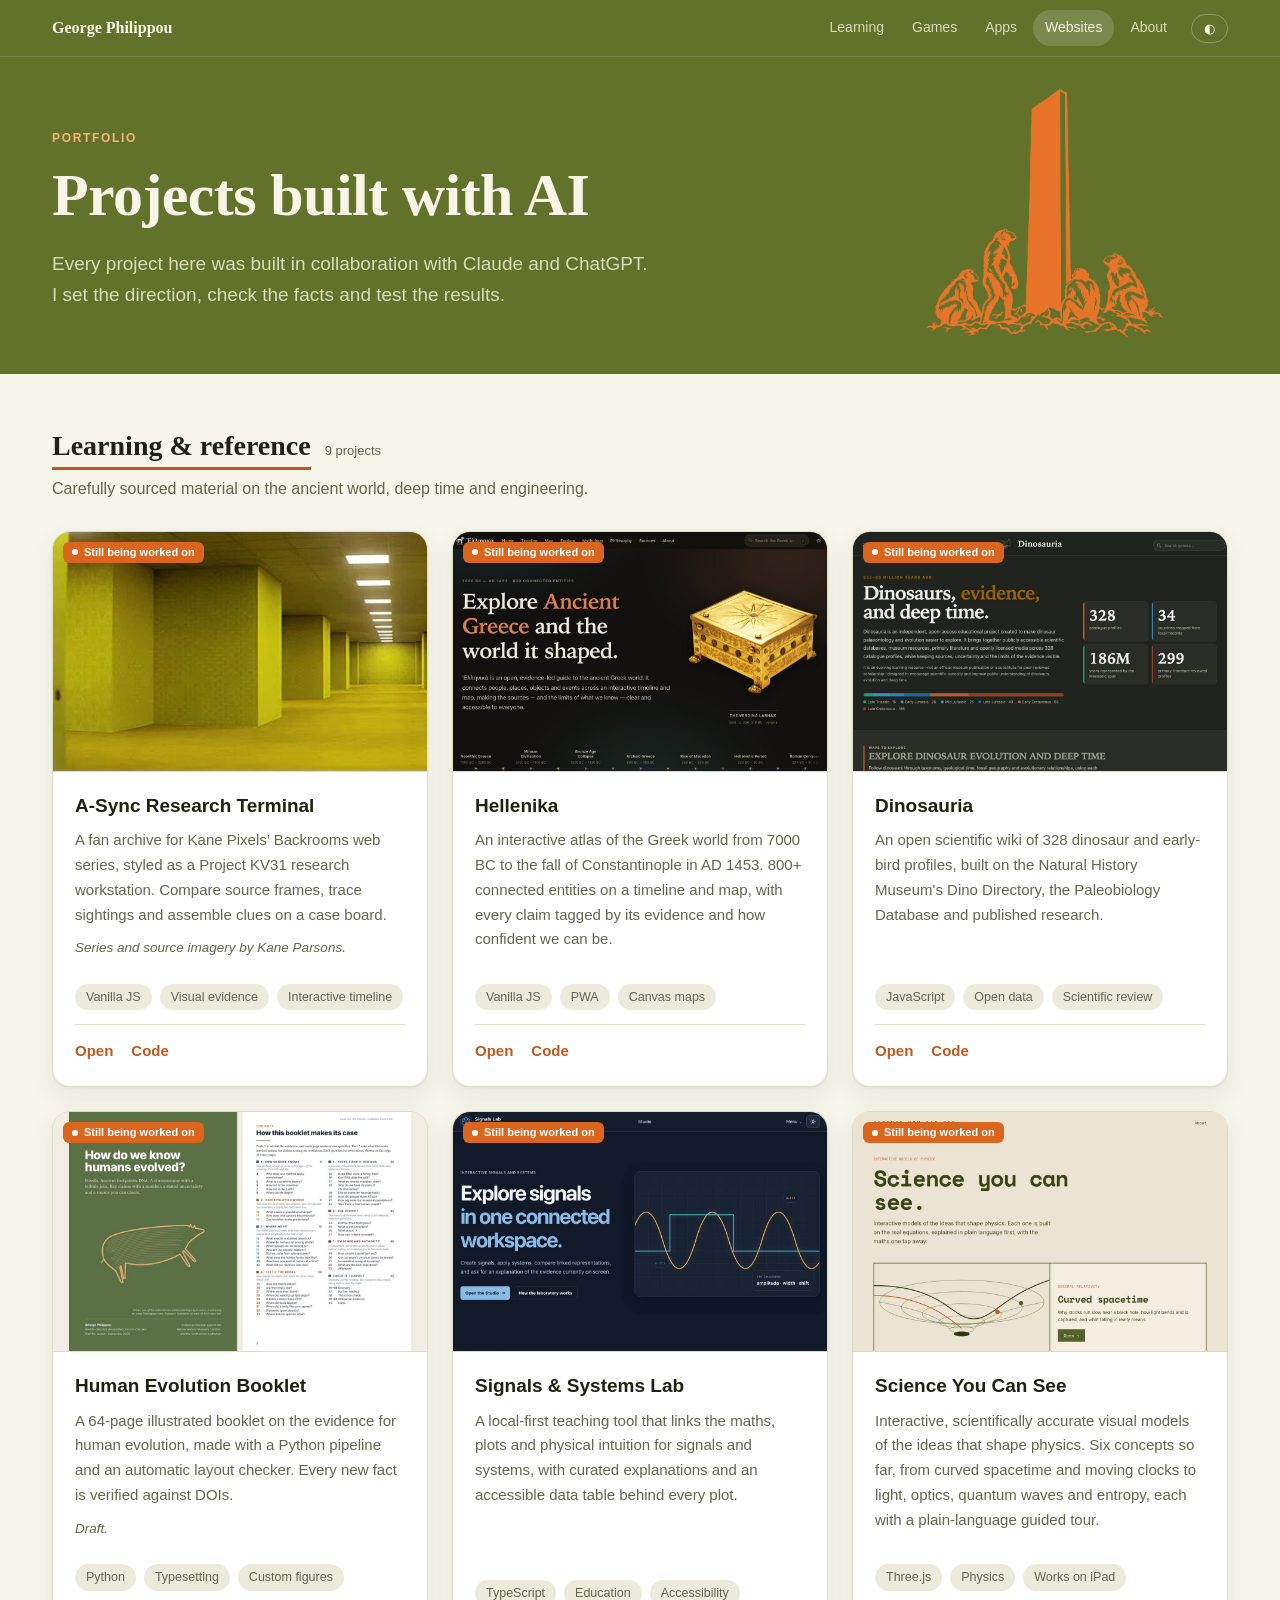
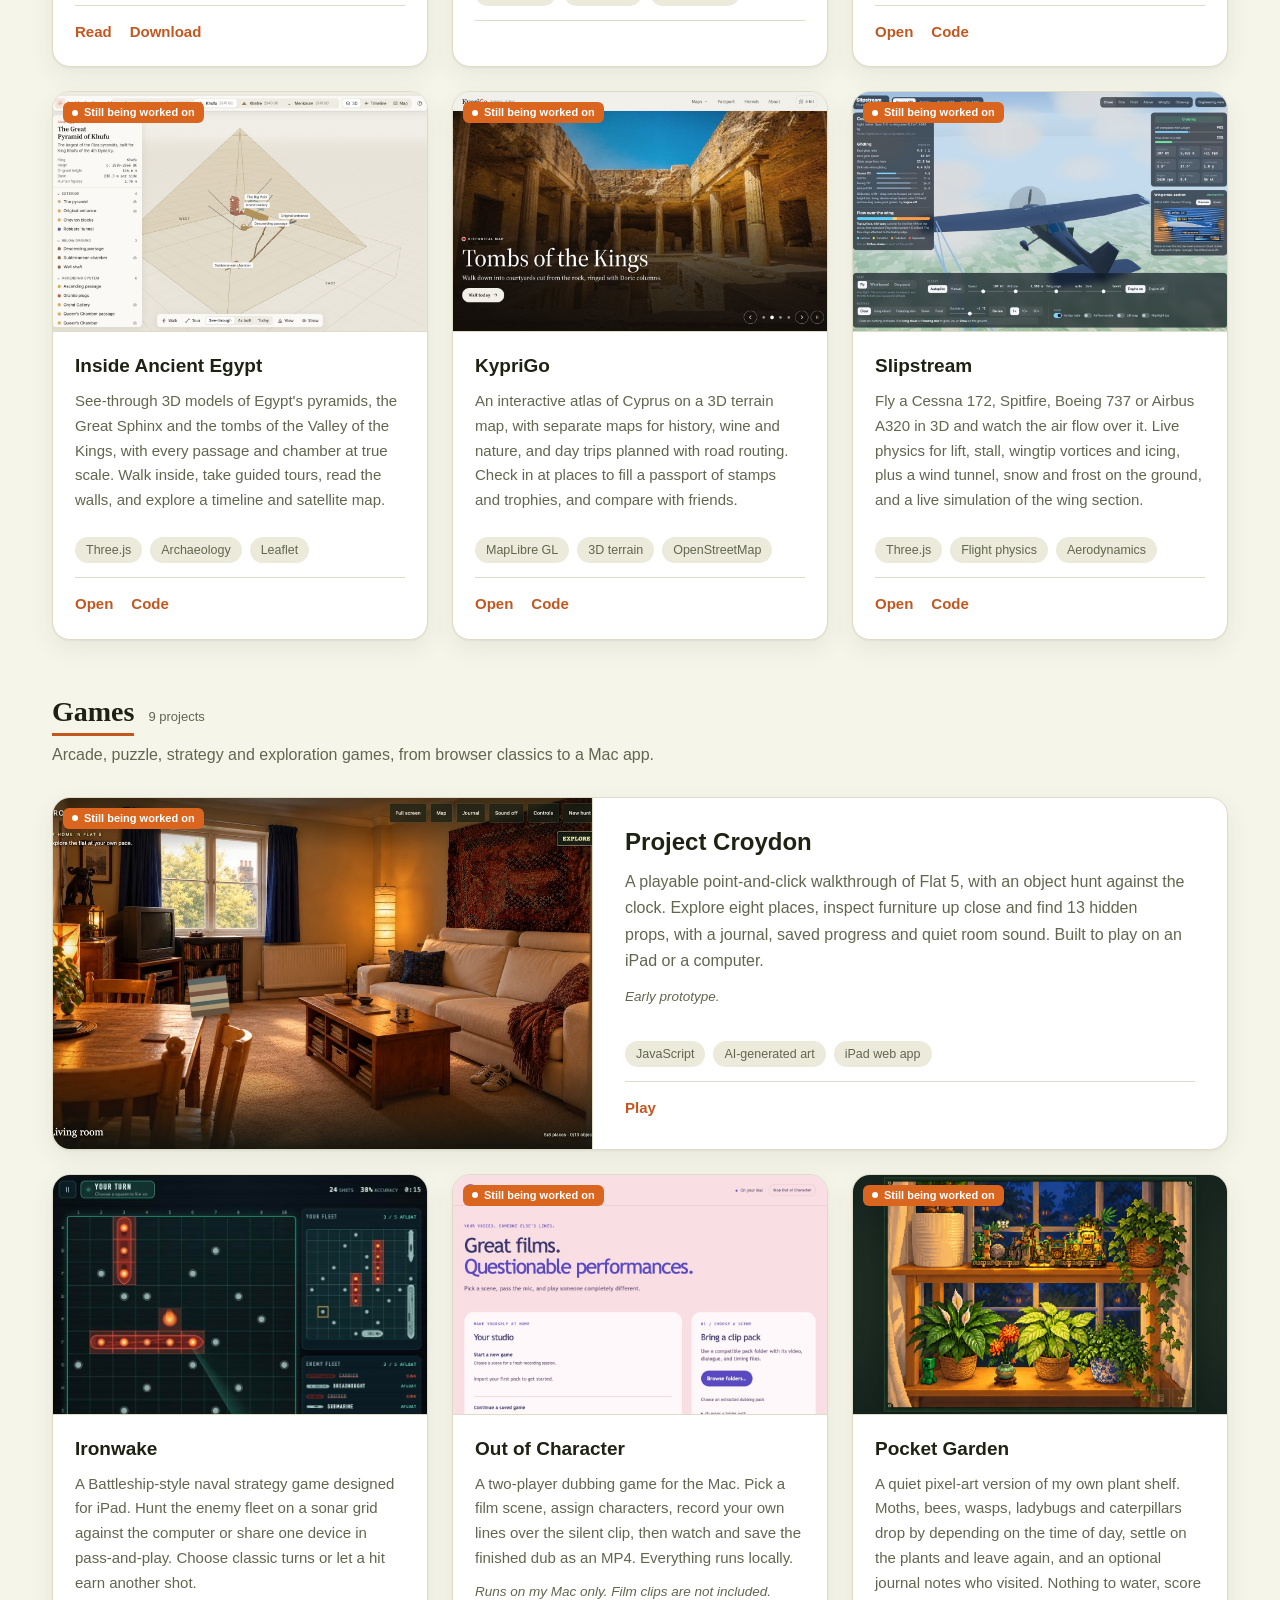
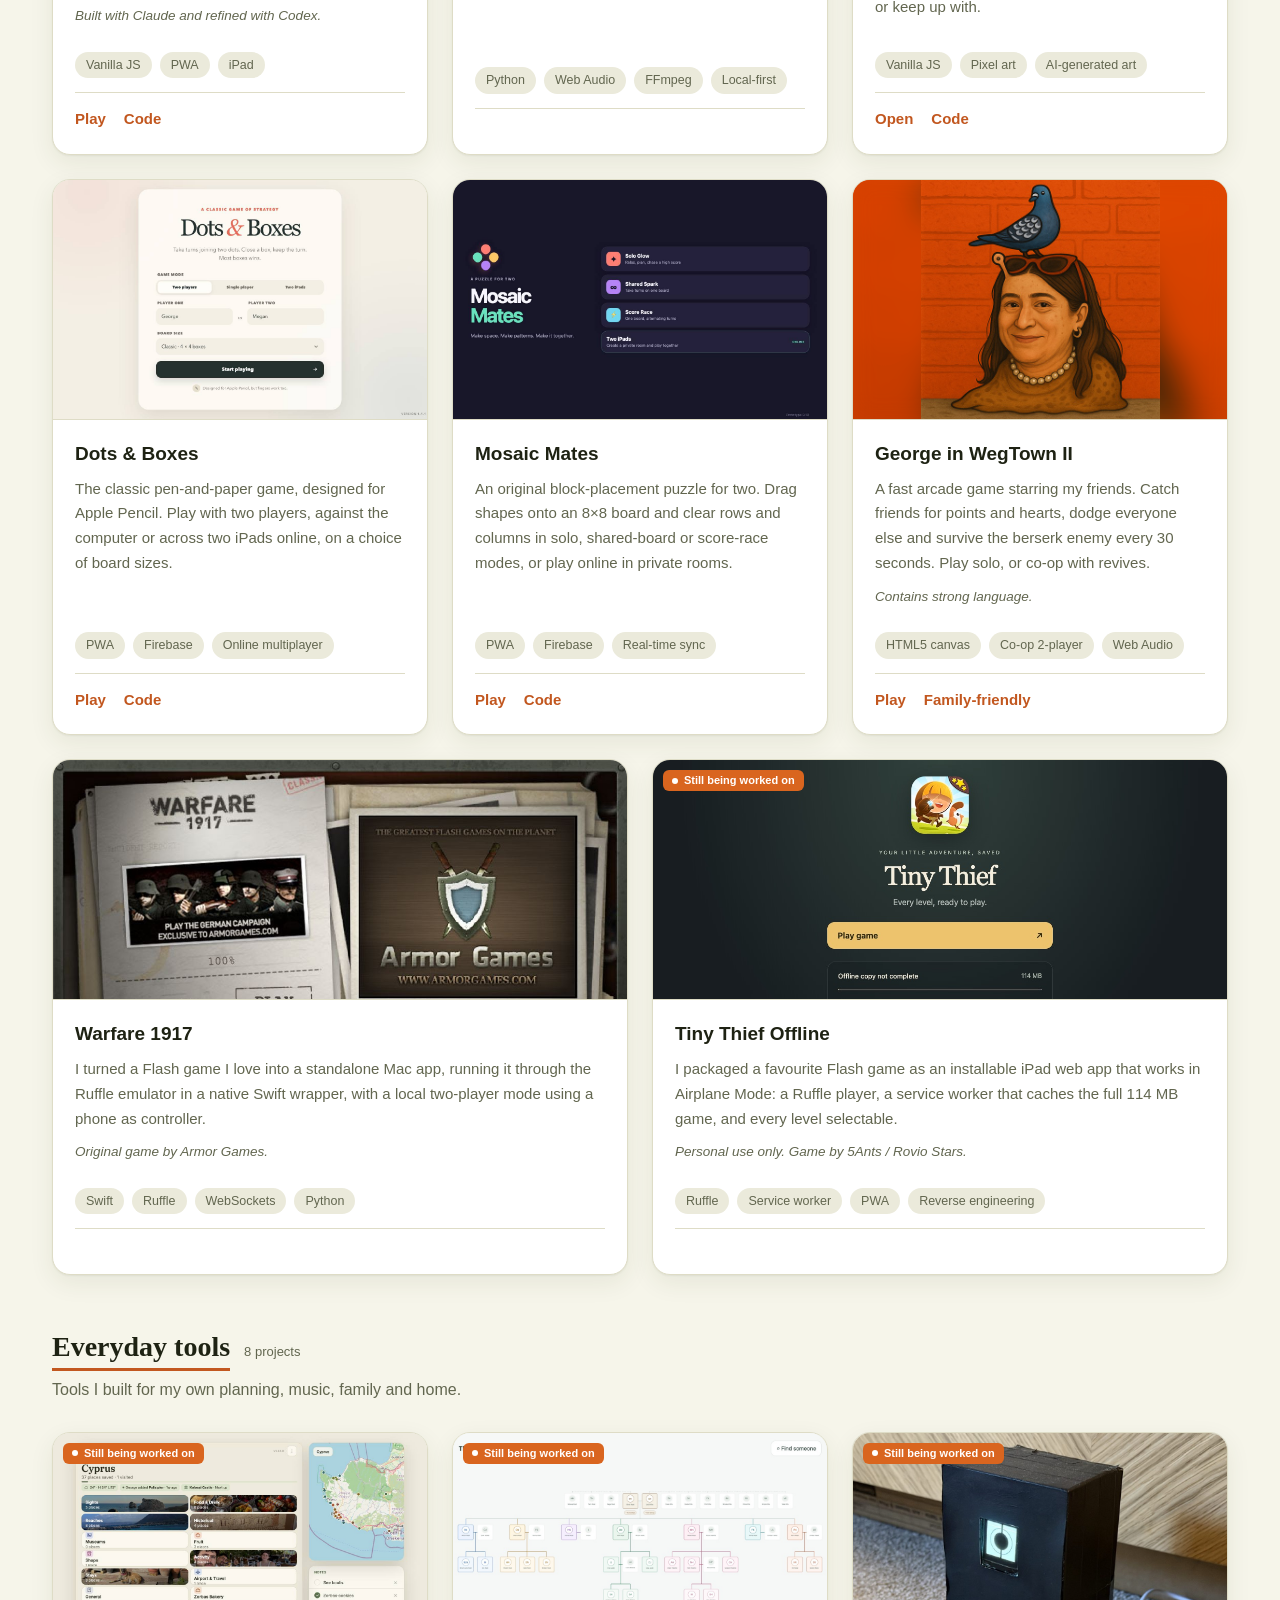
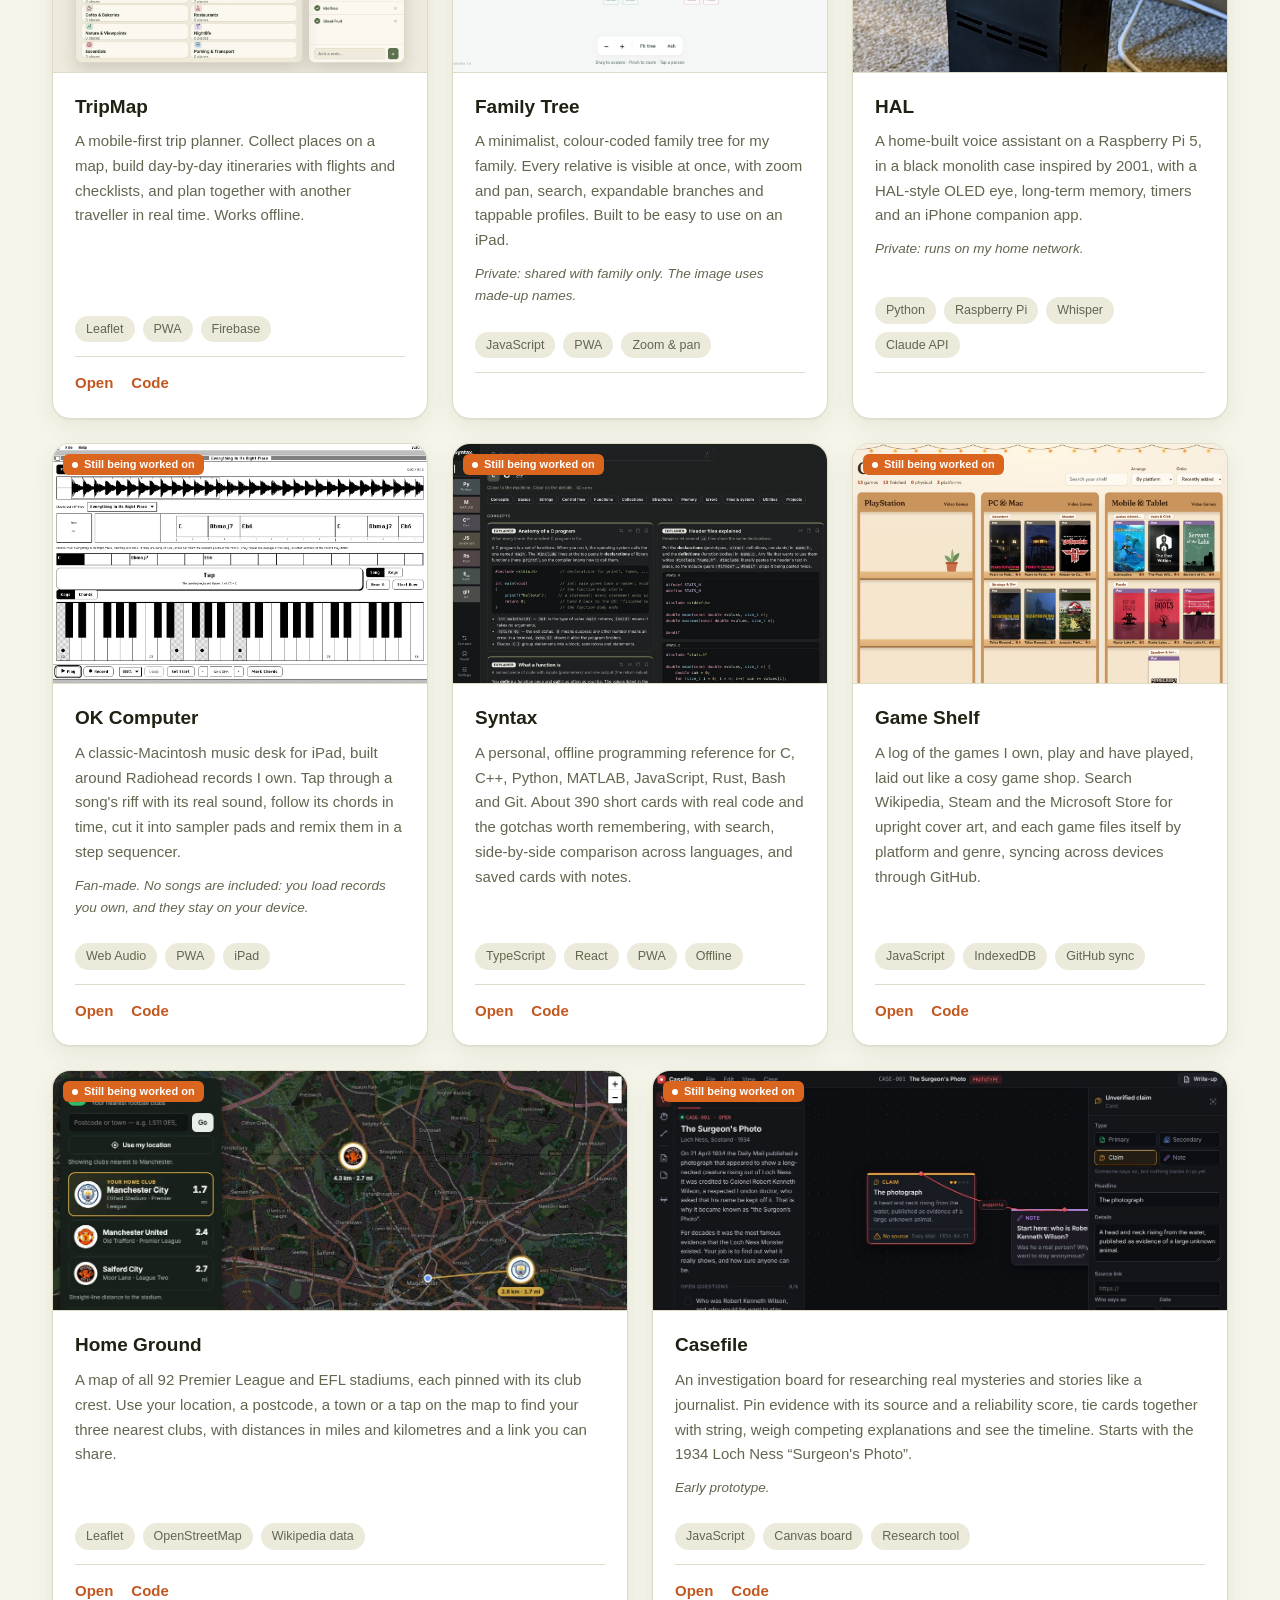
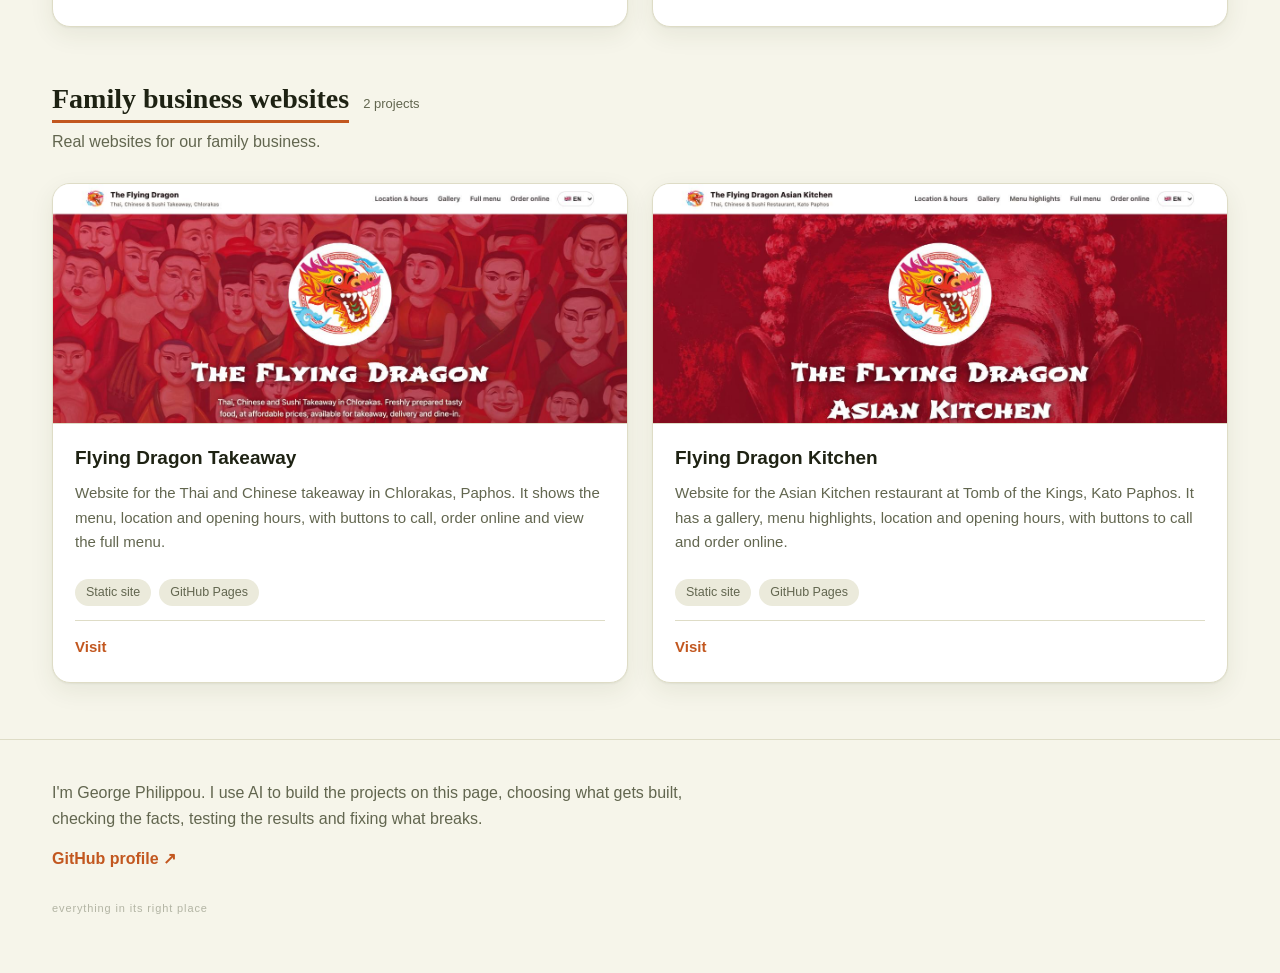
<file: index.html>
<!doctype html>
<html lang="en">
<head>
<meta charset="utf-8">
<meta name="viewport" content="width=device-width,initial-scale=1,viewport-fit=cover">
<title>George Philippou — Projects Built with AI</title>
<link rel="icon" type="image/png" sizes="64x64" href="img/favicon-64.png">
<link rel="apple-touch-icon" href="apple-touch-icon.png">
<link rel="manifest" href="manifest.webmanifest">
<meta name="theme-color" content="#63722b">
<meta name="apple-mobile-web-app-capable" content="yes">
<meta name="mobile-web-app-capable" content="yes">
<meta name="apple-mobile-web-app-title" content="George">
<meta name="apple-mobile-web-app-status-bar-style" content="black-translucent">
<meta name="description" content="A portfolio of educational sites, games, tools and websites built with Claude and ChatGPT.">
<script>document.documentElement.classList.add("js");try{var t=localStorage.getItem("theme");if(t==="light"||t==="dark")document.documentElement.dataset.theme=t}catch(e){}</script>
<style>
:root{--bg:#f6f5ea;--card:#ffffff;--ink:#1e2213;--muted:#62664f;--line:#dedcc6;--accent:#c2571f;--hero:#63722b;--hero-ink:#f6f5e6;--hero-mut:#d8dcb8;--hero-accent:#f6b27c;--mono:#e8742a;--chip:#ebeadb;--shadow:0 1px 2px rgba(50,60,20,.06),0 8px 24px rgba(50,60,20,.08)}
@media (prefers-color-scheme:dark){:root:not([data-theme="light"]){--bg:#11140b;--card:#191d11;--ink:#eef0de;--muted:#a3a98a;--line:#2a3019;--accent:#f0935f;--hero:#2b3417;--hero-ink:#eef0de;--hero-mut:#b9c08f;--hero-accent:#f0935f;--mono:#f0935f;--chip:#232918;--shadow:0 1px 2px rgba(0,0,0,.35),0 8px 24px rgba(0,0,0,.3)}}
:root[data-theme="dark"]{--bg:#11140b;--card:#191d11;--ink:#eef0de;--muted:#a3a98a;--line:#2a3019;--accent:#f0935f;--hero:#2b3417;--hero-ink:#eef0de;--hero-mut:#b9c08f;--hero-accent:#f0935f;--mono:#f0935f;--chip:#232918;--shadow:0 1px 2px rgba(0,0,0,.35),0 8px 24px rgba(0,0,0,.3)}
*{box-sizing:border-box}
html{scroll-behavior:smooth;scroll-padding-top:72px;overflow-x:clip}
body{margin:0;background:var(--bg);color:var(--ink);font:16px/1.65 -apple-system,BlinkMacSystemFont,"Segoe UI",Inter,sans-serif}
a{color:inherit}
.wrap{max-width:1240px;margin:0 auto;padding:0 32px}
.bar{padding-top:env(safe-area-inset-top);position:sticky;top:0;z-index:5;background:var(--hero);color:var(--hero-ink);border-bottom:1px solid rgba(255,255,255,.14)}
.bar .wrap{display:flex;align-items:center;justify-content:space-between;gap:16px;height:56px}
.bar b{font:600 16px Georgia,serif}
.bar nav{display:flex;gap:4px;flex-wrap:wrap}
.bar nav a{text-decoration:none;font-size:14px;color:var(--hero-mut);padding:6px 12px;border-radius:999px}
.bar nav a:hover{background:#fff;color:var(--hero)}
.hero{background:var(--hero);color:var(--hero-ink);position:relative;overflow:hidden}
.herowrap{display:grid;grid-template-columns:minmax(0,1fr) auto;column-gap:clamp(16px,3vw,40px);align-items:end;padding-bottom:36px}
.herowrap header{padding:72px 0 28px;min-width:0;grid-column:1;grid-row:1}
.herowrap .mono{grid-column:2;grid-row:1}
.mono{justify-self:end;align-self:end;height:clamp(130px,20vw,250px);aspect-ratio:725/760;margin-right:clamp(24px,5vw,88px);background:var(--mono);-webkit-mask:url(img/monolith.png) center bottom/contain no-repeat;mask:url(img/monolith.png) center bottom/contain no-repeat;pointer-events:none}
.bar b{white-space:nowrap}
.bar nav{flex-wrap:nowrap}
@media (max-width:900px){.bar nav a{padding:6px 8px;font-size:13px}.bar .wrap{gap:8px}}
@media (max-width:760px){.bar nav{display:none}}
@media (max-width:640px){.herowrap{grid-template-columns:minmax(0,1fr);padding-bottom:0}.herowrap header{padding:48px 0 28px}.mono{display:none}}
header{padding:72px 0 64px}
header .eyebrow{margin:0 0 14px;font-size:12px;letter-spacing:.14em;text-transform:uppercase;color:var(--hero-accent);font-weight:600}
h1{font:600 clamp(36px,5.5vw,60px)/1.08 Georgia,"Source Serif 4",serif;margin:0 0 20px;letter-spacing:-.01em}
header p.lede{margin:0;max-width:600px;font-size:19px;color:var(--hero-mut)}
section{padding:56px 0 0}
.head{display:flex;align-items:baseline;gap:14px;margin:0 0 6px}
.head h2{font:600 28px Georgia,serif;margin:0;padding-bottom:8px;position:relative}
.head h2::after{content:"";position:absolute;left:0;right:0;bottom:0;height:3px;background:var(--accent);transform-origin:left}
.head .n{font-size:13px;color:var(--muted)}
section>p.sub{margin:0 0 28px;color:var(--muted);max-width:640px}
.grid{display:grid;grid-template-columns:repeat(6,1fr);gap:24px;align-items:stretch}
.grid>.card{grid-column:span 2}
.grid>.card.feature,.grid>.card.wide3{grid-column:span 3}
.grid>.card.feature{grid-column:1/-1}
.wip{position:absolute;top:10px;left:10px;z-index:1;font-size:11px;font-weight:600;line-height:1;padding:5px 9px;border-radius:6px;background:#d9651f;color:#fff}
.wip i{display:none}
.card{position:relative;background:var(--card);border:1px solid var(--line);border-radius:18px;overflow:hidden;display:flex;flex-direction:column;box-shadow:var(--shadow);transition:transform .18s,box-shadow .18s}
.card:hover{transform:translateY(-3px)}
.card .shot{height:240px;overflow:hidden;border-bottom:1px solid var(--line);background:var(--chip);flex:none}
.card .shot.icon{position:relative;background:#d54805}
.card .shot.icon::before{content:"";position:absolute;inset:-20px;background:var(--bg) center/cover;filter:blur(18px) saturate(1.1)}
.card .shot.icon img{position:relative;object-fit:contain;object-position:center}
.card img{width:100%;height:100%;object-fit:cover;object-position:top;display:block}
.body{padding:22px;display:flex;flex-direction:column;gap:10px;flex:1}
.body h3{margin:0;font-size:19px;line-height:1.3}
.body p{margin:0;color:var(--muted);font-size:15px;line-height:1.65}
.body p.note{font-size:13.5px;font-style:italic}
.body p.note:empty{display:none}
.foot{margin-top:auto;display:flex;flex-direction:column;gap:14px;padding-top:14px}
.tags{display:flex;flex-wrap:wrap;align-content:flex-start;gap:8px}
.tags span{font-size:12.5px;background:var(--chip);border-radius:999px;padding:3px 11px;color:var(--muted)}
.links{display:flex;flex-wrap:wrap;gap:8px 18px;font-weight:600;font-size:15px;min-height:24px;padding-top:14px;border-top:1px solid var(--line)}
.links a{color:var(--accent);text-decoration:none}
.links a:hover{text-decoration:underline}
footer{margin-top:56px;border-top:1px solid var(--line);padding:40px 0 56px;color:var(--muted)}
footer p{margin:0;max-width:640px}
footer a{color:var(--accent);font-weight:600;text-decoration:none}
@media (max-width:1100px){.grid{grid-template-columns:repeat(2,1fr)}.grid>.card,.grid>.card.wide3{grid-column:span 1}.grid>.card.wide2,.grid>.card.feature{grid-column:1/-1}}
@media (max-width:640px){.wrap{padding:0 20px}.grid{grid-template-columns:1fr}.grid>.card,.grid>.card.wide2,.grid>.card.feature{grid-column:auto}.card .shot{height:210px}.bar nav{display:none}header{padding:48px 0 24px}}
.card img{transition:transform .6s cubic-bezier(.2,.7,.2,1)}
.card:hover{box-shadow:0 2px 4px rgba(40,50,10,.08),0 18px 40px rgba(40,50,10,.16)}
.card:hover img{transform:scale(1.045)}
.card{transition:transform .25s ease,box-shadow .25s ease}
.wip{display:flex;align-items:center;gap:6px}
.wip i{display:block;width:6px;height:6px;border-radius:50%;background:#fff}
.bar nav a{transition:background .2s,color .2s}
.bar nav a.active{background:rgba(255,255,255,.16);color:var(--hero-ink)}
@media (prefers-reduced-motion:no-preference){
 @keyframes monoIn{from{opacity:0;transform:translateY(30px)}to{opacity:1;transform:none}}
 .mono{animation:monoIn 1.1s .25s cubic-bezier(.2,.7,.2,1) both}
 .wip i{animation:pulse 2.2s ease-in-out infinite}
 @keyframes pulse{0%,100%{opacity:.35;transform:scale(.8)}50%{opacity:1;transform:scale(1.15)}}
 @keyframes rise{from{opacity:0;transform:translateY(18px)}to{opacity:1;transform:none}}
 header .eyebrow{animation:rise .7s ease both}
 header h1{animation:rise .8s .1s ease both}
 header p.lede{animation:rise .8s .22s ease both}
 .js .reveal:not(.in){opacity:0;transform:translateY(26px)}
 .js .reveal{transition:opacity .7s ease var(--d,0s),transform .7s cubic-bezier(.2,.7,.2,1) var(--d,0s)}
 .js .head h2::after{transform:scaleX(0);transition:transform .9s cubic-bezier(.2,.7,.2,1) .15s}
 .js section.in .head h2::after{transform:scaleX(1)}
}
.bar .wrap{gap:12px}
.bar nav{margin-left:auto}
.tools{display:flex;gap:6px;flex:none}
.tbtn{font:inherit;font-size:13px;line-height:1;padding:7px 12px;border-radius:999px;border:1px solid rgba(255,255,255,.28);background:transparent;color:var(--hero-ink);cursor:pointer;transition:background .2s,color .2s}
.tbtn:hover{background:#fff;color:var(--hero)}
.egg{margin:26px 0 0!important;font-size:11px;letter-spacing:.08em;opacity:.45;cursor:pointer;width:max-content;transition:opacity .3s}
.egg:hover,.egg:focus-visible{opacity:1;outline:none}
dialog.pop{border:1px solid var(--line);border-radius:18px;padding:0;background:var(--card);color:var(--ink);overflow:hidden;box-shadow:0 30px 80px rgba(0,0,0,.45)}
dialog.pop::backdrop{background:rgba(10,12,6,.66);backdrop-filter:blur(3px)}
.pop .x{position:absolute;top:10px;right:12px;width:32px;height:32px;border-radius:50%;border:0;background:rgba(0,0,0,.45);color:#fff;font-size:18px;cursor:pointer;z-index:2}
#hal{width:min(520px,92vw);background:#050505;color:#e8e8e8;border-color:#2a0000;text-align:center}
.halbody{padding:44px 28px 34px;font-family:ui-monospace,Menlo,monospace}
.eye{width:92px;height:92px;border-radius:50%;margin:0 auto 26px;background:radial-gradient(circle at 50% 50%,#ffd7a0 0 6%,#ff3b1f 14%,#b00d00 38%,#3a0300 62%,#111 72%);box-shadow:0 0 34px #ff2a0f88,0 0 0 6px #181818,0 0 0 8px #333}
.halbody h3{margin:0 0 10px;font-size:19px;font-weight:500;line-height:1.5}
.halbody p{margin:0;font-size:12.5px;opacity:.55}
.toast{position:fixed;left:50%;bottom:28px;transform:translate(-50%,20px);background:var(--hero);color:var(--hero-ink);padding:10px 20px;border-radius:999px;font-size:14px;opacity:0;pointer-events:none;transition:opacity .4s,transform .4s;z-index:50}
.toast.show{opacity:1;transform:translate(-50%,0)}
@media (max-width:640px){
 .foot{padding-top:2px}
 .links{gap:2px 8px}
 .links a{padding:11px 10px 11px 0;min-height:44px;display:inline-flex;align-items:center}
 .tbtn{padding:10px 14px;font-size:14px}
 .head{flex-wrap:wrap;gap:0 12px}
 .head h2{font-size:25px}
 .bar .wrap{height:60px}
 section{padding:28px 0 10px}
 .grid{gap:20px}
 .card:hover{transform:none}
 footer a{display:inline-block;padding:12px 0}
 .egg{padding:10px 0}
}
.card.feature{flex-direction:row}
.card.feature>.shot{width:46%;flex:none;height:auto;aspect-ratio:auto;min-height:100%;border-bottom:0;border-right:1px solid var(--line)}
.card.feature .body{justify-content:center;padding:28px 32px;gap:12px}
.card.feature h3{font-size:24px}
.card.feature .body p.desc{font-size:16px;max-width:560px}
.card.feature .foot{margin-top:6px}
@media (max-width:760px){.card.feature{flex-direction:column}.card.feature>.shot{width:100%;height:auto;aspect-ratio:16/10;min-height:0;border-right:0;border-bottom:1px solid var(--line)}.card.feature .body{padding:22px;justify-content:flex-start}.card.feature .foot{margin-top:auto}}
</style>
</head>
<body>
<div class="bar"><div class="wrap"><b>George Philippou</b>
<nav><a href="#learn">Learning</a><a href="#games">Games</a><a href="#apps">Apps</a><a href="#business">Websites</a><a href="#about">About</a></nav><div class="tools"><button id="themeBtn" class="tbtn" aria-label="Switch light or dark mode" title="Light / dark">◐</button></div></div></div>
<div class="hero"><div class="wrap herowrap"><div class="mono" role="img" aria-label="The monolith from 2001: A Space Odyssey with apes"></div>
<header>
  <p class="eyebrow">Portfolio</p>
  <h1>Projects built with AI</h1>
  <p class="lede">Every project here was built in collaboration with Claude and ChatGPT. I set the direction, check the facts and test the results.</p>
</header>
</div></div>
<div class="wrap"><div id="root"></div>
</div>
<footer id="about"><div class="wrap"><p>I'm George Philippou. I use AI to build the projects on this page, choosing what gets built, checking the facts, testing the results and fixing what breaks.</p><p style="margin-top:14px"><a href="https://github.com/GeorgePhilippou">GitHub profile ↗</a></p><p id="egg" class="egg" tabindex="0" role="button" aria-label="Everything in its right place">everything in its right place</p></div></footer>
<dialog id="hal" class="pop"><button class="x" aria-label="Close" data-close>×</button><div class="halbody"><div class="eye"></div><h3>I'm sorry, Dave. I'm afraid I can't do that.</h3><p>(You found the HAL easter egg.)</p></div></dialog>
<div class="toast" id="toast" role="status"></div>
<script>
const ITEMS=[{"cat": "learn", "catName": "Learning & reference", "title": "A-Sync Research Terminal", "img": "img/async-research-terminal.jpg", "alt": "Yellow office corridor from Kane Pixels\u2019 First Contact", "desc": "A fan archive for Kane Pixels\u2019 Backrooms web series, styled as a Project KV31 research workstation. Compare source frames, trace sightings and assemble clues on a case board.", "tags": ["Vanilla JS", "Visual evidence", "Interactive timeline"], "note": "Series and source imagery by Kane Parsons.", "links": [["async-research-terminal/", "Open"], ["https://github.com/GeorgePhilippou/Portfolio/tree/main/async-research-terminal", "Code"]], "short": "A-Sync Research Terminal", "id": "async-research-terminal", "wip": true}, {"cat": "learn", "catName": "Learning & reference", "title": "Hellenika", "img": "img/hellenika.jpg", "alt": "Hellenika home page", "desc": "An interactive atlas of the Greek world from 7000 BC to the fall of Constantinople in AD 1453. 800+ connected entities on a timeline and map, with every claim tagged by its evidence and how confident we can be.", "tags": ["Vanilla JS", "PWA", "Canvas maps"], "note": "", "links": [["https://georgephilippou.github.io/Hellenika/", "Open"], ["https://github.com/GeorgePhilippou/Hellenika", "Code"]], "short": "Hellenika", "wip": true}, {"cat": "learn", "catName": "Learning & reference", "title": "Dinosauria", "img": "img/dinosauria.jpg", "alt": "Dinosauria home page", "desc": "An open scientific wiki of 328 dinosaur and early-bird profiles, built on the Natural History Museum's Dino Directory, the Paleobiology Database and published research.", "tags": ["JavaScript", "Open data", "Scientific review"], "note": "", "links": [["https://georgephilippou.github.io/Dinosauria/", "Open"], ["https://github.com/GeorgePhilippou/Dinosauria", "Code"]], "short": "Dinosauria", "wip": true}, {"cat": "learn", "catName": "Learning & reference", "title": "Human Evolution Booklet", "img": "img/booklet.jpg", "alt": "Cover and first page of the Human Evolution Booklet", "desc": "A 64-page illustrated booklet on the evidence for human evolution, made with a Python pipeline and an automatic layout checker. Every new fact is verified against DOIs.", "tags": ["Python", "Typesetting", "Custom figures"], "note": "Draft.", "links": [["https://georgephilippou.github.io/booklet-pdf/Human-Evolution-Booklet.pdf", "Read"], ["https://georgephilippou.github.io/booklet-pdf/Human-Evolution-Booklet.pdf#dl", "Download"]], "short": "Human Evolution Booklet", "id": "booklet", "wip": true}, {"cat": "learn", "catName": "Learning & reference", "title": "Signals & Systems Lab", "img": "img/signals.jpg", "alt": "Signals Lab home page", "desc": "A local-first teaching tool that links the maths, plots and physical intuition for signals and systems, with curated explanations and an accessible data table behind every plot.", "tags": ["TypeScript", "Education", "Accessibility"], "note": "", "links": [], "short": "Signals Lab", "wip": true}, {"cat": "learn", "catName": "Learning & reference", "title": "Science You Can See", "img": "img/theoria.jpg", "alt": "Science You Can See home page", "desc": "Interactive, scientifically accurate visual models of the ideas that shape physics. Six concepts so far, from curved spacetime and moving clocks to light, optics, quantum waves and entropy, each with a plain-language guided tour.", "tags": ["Three.js", "Physics", "Works on iPad"], "note": "", "links": [["https://georgephilippou.github.io/theoria/", "Open"], ["https://github.com/GeorgePhilippou/theoria", "Code"]], "short": "Science You Can See", "wip": true}, {"cat": "learn", "catName": "Learning & reference", "title": "Inside Ancient Egypt", "img": "img/pyramids.jpg", "alt": "Inside Ancient Egypt: a see-through Great Pyramid showing its passages and chambers", "desc": "See-through 3D models of Egypt's pyramids, the Great Sphinx and the tombs of the Valley of the Kings, with every passage and chamber at true scale. Walk inside, take guided tours, read the walls, and explore a timeline and satellite map.", "tags": ["Three.js", "Archaeology", "Leaflet"], "note": "", "links": [["https://georgephilippou.github.io/inside-the-pyramids/", "Open"], ["https://github.com/GeorgePhilippou/inside-the-pyramids", "Code"]], "short": "Inside Ancient Egypt", "wip": true}, {"cat": "learn", "catName": "Learning & reference", "title": "KypriGo", "img": "img/kypros.jpg", "alt": "KypriGo home page with a photo of the Tombs of the Kings", "desc": "An interactive atlas of Cyprus on a 3D terrain map, with separate maps for history, wine and nature, and day trips planned with road routing. Check in at places to fill a passport of stamps and trophies, and compare with friends.", "tags": ["MapLibre GL", "3D terrain", "OpenStreetMap"], "note": "", "links": [["https://georgephilippou.github.io/kypros-atlas/", "Open"], ["https://github.com/GeorgePhilippou/kypros-atlas", "Code"]], "short": "KypriGo", "wip": true}, {"cat": "learn", "catName": "Learning & reference", "title": "Slipstream", "img": "img/slipstream.jpg", "alt": "Slipstream: a Cessna 172 in flight with live lift, stall and wing cross-section readouts", "desc": "Fly a Cessna 172, Spitfire, Boeing 737 or Airbus A320 in 3D and watch the air flow over it. Live physics for lift, stall, wingtip vortices and icing, plus a wind tunnel, snow and frost on the ground, and a live simulation of the wing section.", "tags": ["Three.js", "Flight physics", "Aerodynamics"], "note": "", "links": [["https://georgephilippou.github.io/slipstream-lab/", "Open"], ["https://github.com/GeorgePhilippou/slipstream-lab", "Code"]], "short": "Slipstream", "wip": true}, {"cat": "apps", "catName": "Everyday tools", "title": "TripMap", "img": "img/tripmap.jpg", "alt": "TripMap", "desc": "A mobile-first trip planner. Collect places on a map, build day-by-day itineraries with flights and checklists, and plan together with another traveller in real time. Works offline.", "tags": ["Leaflet", "PWA", "Firebase"], "note": "", "links": [["https://georgephilippou.github.io/TripMap/", "Open"], ["https://github.com/GeorgePhilippou/TripMap", "Code"]], "short": "TripMap", "wip": true}, {"cat": "apps", "catName": "Everyday tools", "title": "Family Tree", "img": "img/familytree.jpg", "alt": "Family Tree app with a colour-coded tree of made-up names", "desc": "A minimalist, colour-coded family tree for my family. Every relative is visible at once, with zoom and pan, search, expandable branches and tappable profiles. Built to be easy to use on an iPad.", "tags": ["JavaScript", "PWA", "Zoom & pan"], "note": "Private: shared with family only. The image uses made-up names.", "links": [], "short": "Family Tree", "wip": true}, {"cat": "apps", "catName": "Everyday tools", "title": "HAL", "img": "img/hal.jpg", "alt": "HAL: a black monolith-style box with a glowing OLED eye and speaker vents", "desc": "A home-built voice assistant on a Raspberry Pi 5, in a black monolith case inspired by 2001, with a HAL-style OLED eye, long-term memory, timers and an iPhone companion app.", "tags": ["Python", "Raspberry Pi", "Whisper", "Claude API"], "note": "Private: runs on my home network.", "links": [], "short": "HAL", "wip": true}, {"cat": "apps", "catName": "Everyday tools", "title": "OK Computer", "img": "img/okcomputer.jpg", "alt": "OK Computer: a one-bit classic Mac window with a song's waveform, scrolling chords, a riff Tap pad and a keyboard", "desc": "A classic-Macintosh music desk for iPad, built around Radiohead records I own. Tap through a song's riff with its real sound, follow its chords in time, cut it into sampler pads and remix them in a step sequencer.", "tags": ["Web Audio", "PWA", "iPad"], "note": "Fan-made. No songs are included: you load records you own, and they stay on your device.", "links": [["https://georgephilippou.github.io/undertow-studio/", "Open"], ["https://github.com/GeorgePhilippou/undertow-studio", "Code"]], "short": "OK Computer", "wip": true}, {"cat": "apps", "catName": "Everyday tools", "title": "Syntax", "img": "img/syntax.jpg", "alt": "Syntax showing C reference cards", "desc": "A personal, offline programming reference for C, C++, Python, MATLAB, JavaScript, Rust, Bash and Git. About 390 short cards with real code and the gotchas worth remembering, with search, side-by-side comparison across languages, and saved cards with notes.", "tags": ["TypeScript", "React", "PWA", "Offline"], "note": "", "links": [["https://georgephilippou.github.io/syntax/", "Open"], ["https://github.com/GeorgePhilippou/syntax", "Code"]], "short": "Syntax", "wip": true}, {"cat": "apps", "catName": "Everyday tools", "title": "Game Shelf", "img": "img/gameshelf.jpg", "alt": "Game Shelf: game cases on cosy oak bookcases, one per platform", "desc": "A log of the games I own, play and have played, laid out like a cosy game shop. Search Wikipedia, Steam and the Microsoft Store for upright cover art, and each game files itself by platform and genre, syncing across devices through GitHub.", "tags": ["JavaScript", "IndexedDB", "GitHub sync"], "note": "", "links": [["https://georgephilippou.github.io/game-shelf/", "Open"], ["https://github.com/GeorgePhilippou/game-shelf", "Code"]], "short": "Game Shelf", "wip": true}, {"cat": "apps", "catName": "Everyday tools", "title": "Home Ground", "img": "img/homeground.jpg", "alt": "Home Ground: a map of Manchester with club crests on Manchester City, Manchester United and Salford City's stadiums, and their distances", "desc": "A map of all 92 Premier League and EFL stadiums, each pinned with its club crest. Use your location, a postcode, a town or a tap on the map to find your three nearest clubs, with distances in miles and kilometres and a link you can share.", "tags": ["Leaflet", "OpenStreetMap", "Wikipedia data"], "note": "", "links": [["https://georgephilippou.github.io/home-ground/", "Open"], ["https://github.com/GeorgePhilippou/home-ground", "Code"]], "short": "Home Ground", "wip": true}, {"cat": "apps", "catName": "Everyday tools", "title": "Casefile", "img": "img/casefile.jpg", "alt": "Casefile: an investigation board with evidence cards joined by red string, a case brief and an inspector panel", "desc": "An investigation board for researching real mysteries and stories like a journalist. Pin evidence with its source and a reliability score, tie cards together with string, weigh competing explanations and see the timeline. Starts with the 1934 Loch Ness \u201cSurgeon's Photo\u201d.", "tags": ["JavaScript", "Canvas board", "Research tool"], "note": "Early prototype.", "links": [["casefile/", "Open"], ["https://github.com/GeorgePhilippou/Portfolio/tree/main/casefile", "Code"]], "short": "Casefile", "wip": true}, {"cat": "games", "catName": "Games", "title": "Project Croydon", "img": "img/croydon.jpg", "alt": "Project Croydon: the living room of Flat 5 in the game", "feature": true, "desc": "A playable point-and-click walkthrough of Flat 5, with an object hunt against the clock. Explore eight places, inspect furniture up close and find 13 hidden props, with a journal, saved progress and quiet room sound. Built to play on an iPad or a computer.", "tags": ["JavaScript", "AI-generated art", "iPad web app"], "note": "Early prototype.", "links": [["https://georgephilippou.github.io/project-croydon-play/", "Play"]], "short": "Project Croydon", "wip": true}, {"cat": "games", "catName": "Games", "title": "Ironwake", "img": "img/ironwake.jpg", "alt": "Ironwake in night mode showing the targeting grid and both fleets\u2019 status", "desc": "A Battleship-style naval strategy game designed for iPad. Hunt the enemy fleet on a sonar grid against the computer or share one device in pass-and-play. Choose classic turns or let a hit earn another shot.", "tags": ["Vanilla JS", "PWA", "iPad"], "note": "Built with Claude and refined with Codex.", "links": [["https://georgephilippou.github.io/ironwake/", "Play"], ["https://github.com/GeorgePhilippou/ironwake", "Code"]], "short": "Ironwake", "wip": false}, {"cat": "games", "catName": "Games", "title": "Out of Character", "img": "img/outofcharacter.jpg", "alt": "Out of Character home screen: Great films. Questionable performances.", "desc": "A two-player dubbing game for the Mac. Pick a film scene, assign characters, record your own lines over the silent clip, then watch and save the finished dub as an MP4. Everything runs locally.", "tags": ["Python", "Web Audio", "FFmpeg", "Local-first"], "note": "Runs on my Mac only. Film clips are not included.", "links": [], "short": "Out of Character", "wip": true}, {"cat": "games", "catName": "Games", "title": "Pocket Garden", "img": "img/pocketgarden.jpg", "alt": "Pocket Garden: a pixel-art windowsill shelf of houseplants at dusk, with a moth resting by a lit LEGO temple", "desc": "A quiet pixel-art version of my own plant shelf. Moths, bees, wasps, ladybugs and caterpillars drop by depending on the time of day, settle on the plants and leave again, and an optional journal notes who visited. Nothing to water, score or keep up with.", "tags": ["Vanilla JS", "Pixel art", "AI-generated art"], "note": "", "links": [["https://georgephilippou.github.io/pocket-garden/", "Open"], ["https://github.com/GeorgePhilippou/pocket-garden", "Code"]], "short": "Pocket Garden", "wip": true}, {"cat": "games", "catName": "Games", "title": "Dots & Boxes", "img": "img/dots.jpg", "alt": "Dots and Boxes start screen", "desc": "The classic pen-and-paper game, designed for Apple Pencil. Play with two players, against the computer or across two iPads online, on a choice of board sizes.", "tags": ["PWA", "Firebase", "Online multiplayer"], "note": "", "links": [["https://georgephilippou.github.io/dots-and-boxes/", "Play"], ["https://github.com/GeorgePhilippou/dots-and-boxes", "Code"]], "short": "Dots & Boxes", "wip": false}, {"cat": "games", "catName": "Games", "title": "Mosaic Mates", "img": "img/mosaic.jpg", "alt": "Mosaic Mates menu", "desc": "An original block-placement puzzle for two. Drag shapes onto an 8×8 board and clear rows and columns in solo, shared-board or score-race modes, or play online in private rooms.", "tags": ["PWA", "Firebase", "Real-time sync"], "note": "", "links": [["https://georgephilippou.github.io/mosaic-mates/", "Play"], ["https://github.com/GeorgePhilippou/mosaic-mates", "Code"]], "short": "Mosaic Mates", "wip": false}, {"cat": "games", "catName": "Games", "title": "George in WegTown II", "img": "img/wegtown-icon.jpg", "alt": "George in WegTown II app icon: an illustrated friend with a pigeon on her head", "desc": "A fast arcade game starring my friends. Catch friends for points and hearts, dodge everyone else and survive the berserk enemy every 30 seconds. Play solo, or co-op with revives.", "tags": ["HTML5 canvas", "Co-op 2-player", "Web Audio"], "note": "Contains strong language.", "links": [["games/wegtown-original/", "Play"], ["games/wegtown/", "Family-friendly"]], "short": "George in WegTown II", "wip": false, "icon": true}, {"cat": "games", "catName": "Games", "title": "Warfare 1917", "img": "img/warfare.jpg", "alt": "Warfare 1917 title screen running in the standalone app", "desc": "I turned a Flash game I love into a standalone Mac app, running it through the Ruffle emulator in a native Swift wrapper, with a local two-player mode using a phone as controller.", "tags": ["Swift", "Ruffle", "WebSockets", "Python"], "note": "Original game by Armor Games.", "links": [], "short": "Warfare 1917", "wip": false}, {"cat": "games", "catName": "Games", "title": "Tiny Thief Offline", "img": "img/tinythief.jpg", "alt": "Tiny Thief Offline landing page with a Play game button and offline download", "desc": "I packaged a favourite Flash game as an installable iPad web app that works in Airplane Mode: a Ruffle player, a service worker that caches the full 114 MB game, and every level selectable.", "tags": ["Ruffle", "Service worker", "PWA", "Reverse engineering"], "note": "Personal use only. Game by 5Ants / Rovio Stars.", "links": [], "short": "Tiny Thief Offline", "wip": true}, {"cat": "business", "catName": "Family business websites", "title": "Flying Dragon Takeaway", "img": "img/fd-emba.jpg", "alt": "The Flying Dragon Thai and Chinese Takeaway", "desc": "Website for the Thai and Chinese takeaway in Chlorakas, Paphos. It shows the menu, location and opening hours, with buttons to call, order online and view the full menu.", "tags": ["Static site", "GitHub Pages"], "note": "", "links": [["https://theflyingdragonpaphos.github.io/FlyingDragonEmba/", "Visit"]], "short": "Flying Dragon · Takeaway", "wip": false}, {"cat": "business", "catName": "Family business websites", "title": "Flying Dragon Kitchen", "img": "img/fd-tomb.jpg", "alt": "The Flying Dragon Asian Kitchen", "desc": "Website for the Asian Kitchen restaurant at Tomb of the Kings, Kato Paphos. It has a gallery, menu highlights, location and opening hours, with buttons to call and order online.", "tags": ["Static site", "GitHub Pages"], "note": "", "links": [["https://theflyingdragonpaphos.github.io/flyingdragontombofkings/", "Visit"]], "short": "Flying Dragon · Asian Kitchen", "wip": false}];
const SECTIONS=[
 ["learn","Learning & reference","Carefully sourced material on the ancient world, deep time and engineering."],
 ["games","Games","Arcade, puzzle, strategy and exploration games, from browser classics to a Mac app."],
 ["apps","Everyday tools","Tools I built for my own planning, music, family and home."],
 ["business","Family business websites","Real websites for our family business."]];
const V="?v=8";
const esc=s=>s.replace(/[&<>"]/g,c=>({"&":"&amp;","<":"&lt;",">":"&gt;",'"':"&quot;"}[c]));
const card=(p,extra="")=>{const links=p.links.map(([u,n])=>{const dl=u.endsWith("#dl");const href=dl?u.slice(0,-3):u;return `<a href="${esc(href)}" ${dl?"download":'target="_blank" rel="noopener"'}>${esc(n)}</a>`}).join("");
return `<article class="card${p.feature?" feature":""}${extra}">${p.wip?`<span class="wip"><i></i>Still being worked on</span>`:""}<div class="shot${p.icon?" icon":""}"${p.icon?` style="--bg:url(${p.img}${V})"`:""}><img src="${p.img}${V}" alt="${esc(p.alt)}" loading="lazy"></div><div class="body"><h3>${esc(p.title)}</h3><p class="desc">${esc(p.desc)}</p><p class="note">${esc(p.note)}${p.id?` <span data-updated="${p.id}"></span>`:""}</p><div class="foot"><div class="tags">${p.tags.map(t=>`<span>${esc(t)}</span>`).join("")}</div><div class="links">${links}</div></div></div></article>`};
const wideClass=(list,i)=>{const n=list.filter(p=>!p.feature).length,k=list.slice(0,i).filter(p=>!p.feature).length;if(list[i].feature)return"";let c="";if(n%3===2&&k>=n-2)c+=" wide3";if(n%2===1&&k===n-1)c+=" wide2";return c};
const sec=([id,name,sub])=>{const list=ITEMS.filter(p=>p.cat===id);return `<section id="${id}"><div class="head"><h2>${name}</h2><span class="n">${list.length} ${list.length===1?"project":"projects"}</span></div><p class="sub">${sub}</p><div class="grid">${list.map((p,i)=>card(p,wideClass(list,i))).join("")}</div></section>`};
const byId=Object.fromEntries(SECTIONS.map(s=>[s[0],s]));
document.getElementById("root").innerHTML=sec(byId.learn)+sec(byId.games)+
 sec(byId.apps)+sec(byId.business);
fetch("https://georgephilippou.github.io/booklet-pdf/latest.json").then(r=>r.ok?r.json():null).then(j=>{
 const el=document.querySelector('[data-updated="booklet"]');
 if(j&&el){const d=new Date(j.updated).toLocaleDateString("en-GB",{day:"numeric",month:"short",year:"numeric"});el.textContent="Updated "+d+"."}}).catch(()=>{});

(function(){
 const $=id=>document.getElementById(id);
 const store={get(k){try{return localStorage.getItem(k)}catch(e){return null}},set(k,v){try{localStorage.setItem(k,v)}catch(e){}}};
 const toast=t=>{const el=$("toast");el.textContent=t;el.classList.add("show");clearTimeout(toast.t);toast.t=setTimeout(()=>el.classList.remove("show"),2600)};
 // theme toggle
 $("themeBtn").onclick=()=>{const cur=document.documentElement.dataset.theme||(matchMedia("(prefers-color-scheme:dark)").matches?"dark":"light");const next=cur==="dark"?"light":"dark";document.documentElement.dataset.theme=next;store.set("theme",next)};
 // dialogs
 document.querySelectorAll("dialog [data-close]").forEach(b=>b.onclick=()=>b.closest("dialog").close());
 document.querySelectorAll("dialog.pop").forEach(d=>d.addEventListener("click",e=>{if(e.target===d)d.close()}));
 // HAL easter egg: click HAL's eye (photo) or enter the Konami code
 const openHal=()=>$("hal").showModal();
 document.querySelectorAll(".card").forEach(c=>{if(c.querySelector("h3").textContent==="HAL"){const im=c.querySelector("img");im.style.cursor="pointer";im.title="";im.addEventListener("click",openHal)}});
 const seq=["ArrowUp","ArrowUp","ArrowDown","ArrowDown","ArrowLeft","ArrowRight","ArrowLeft","ArrowRight","b","a"];let ki=0,typed="";
 // Radiohead easter egg: footer line or typing the name scrambles the cards, then puts everything back in its right place
 // original synthesised sound for the Radiohead egg: a tense, glitchy cluster while the cards scatter, then a warm chord as they settle
 const buildRP=(ctx,dest,t0)=>{
  const master=ctx.createGain();master.gain.value=.5;master.connect(dest);
  const lp=ctx.createBiquadFilter();lp.type="lowpass";lp.Q.value=4;lp.frequency.setValueAtTime(300,t0);lp.frequency.exponentialRampToValueAtTime(2600,t0+2.2);lp.frequency.exponentialRampToValueAtTime(900,t0+6);lp.connect(master);
  const voice=(f,type,start,dur,peak,attack,detune=0)=>{const o=ctx.createOscillator(),g=ctx.createGain();o.type=type;o.frequency.value=f;o.detune.value=detune;o.connect(g);g.connect(lp);
   g.gain.setValueAtTime(.0001,t0+start);g.gain.exponentialRampToValueAtTime(peak,t0+start+attack);g.gain.exponentialRampToValueAtTime(.0001,t0+start+dur);o.start(t0+start);o.stop(t0+start+dur+.05)};
  // tense cluster, slightly detuned
  [[185,0],[196,9],[233.1,-7],[277.2,5]].forEach(([f,d])=>voice(f,"triangle",0,2.6,.16,1.6,d));
  // glitch blips
  for(let i=0;i<16;i++){const st=.15+i*.135+Math.random()*.06,f=400+Math.random()*1800;voice(f,"square",st,.05,.05,.004)}
  // warm resolving chord (Cmaj9-ish)
  [[130.8,0],[196,3],[246.9,-3],[329.6,2],[587.3,0]].forEach(([f,d],i)=>voice(f,"sine",2.3,3.7,.17-i*.015,.7,d));
 };
 window.__buildRP=buildRP;
 let sfx=null;const rpSound=()=>{try{sfx=sfx||new(window.AudioContext||window.webkitAudioContext)();if(sfx.state==="suspended")sfx.resume();buildRP(sfx,sfx.destination,sfx.currentTime+.02)}catch(e){}};
 const rightPlace=()=>{rpSound();const cs=[...document.querySelectorAll(".card")];cs.forEach(c=>{const x=(Math.random()-.5)*260,y=(Math.random()-.5)*220,r=(Math.random()-.5)*34;
   c.animate([{transform:"none"},{transform:`translate(${x}px,${y}px) rotate(${r}deg)`,offset:.3},{transform:`translate(${x}px,${y}px) rotate(${r}deg)`,offset:.6},{transform:"none"}],{duration:3200,easing:"cubic-bezier(.6,0,.2,1)"})});
   toast("Everything in its right place.")};
 $("egg").onclick=rightPlace;$("egg").onkeydown=e=>{if(e.key==="Enter"||e.key===" ")rightPlace()};
 addEventListener("keydown",e=>{if(/input|textarea/i.test(e.target.tagName))return;
  ki=(e.key===seq[ki]||e.key.toLowerCase()===seq[ki])?ki+1:(e.key===seq[0]?1:0);if(ki===seq.length){ki=0;openHal()}
  if(e.key.length===1){typed=(typed+e.key.toLowerCase()).slice(-9);if(typed==="radiohead"){typed="";rightPlace()}}});
})();
(function(){
 const reduce=matchMedia("(prefers-reduced-motion:reduce)").matches;
 const secs=[...document.querySelectorAll("section")];
 if(reduce||!("IntersectionObserver" in window)){secs.forEach(s=>s.classList.add("in"));}
 else{
  document.querySelectorAll(".card").forEach(c=>c.classList.add("reveal"));
  document.querySelectorAll(".head,section>p.sub").forEach(c=>c.classList.add("reveal"));
  const io=new IntersectionObserver(es=>es.forEach(e=>{if(!e.isIntersecting)return;const sec=e.target;io.unobserve(sec);sec.classList.add("in");
   const items=[...sec.querySelectorAll(".reveal")];
   items.forEach((el,i)=>{const d=(el.classList.contains("card")?0.12+(i%4)*0.09:0);el.style.setProperty("--d",d+"s");requestAnimationFrame(()=>el.classList.add("in"));
    setTimeout(()=>{el.classList.remove("reveal");el.style.removeProperty("--d")},(d*1000)+900)});
  }),{threshold:0.08,rootMargin:"0px 0px -6% 0px"});
  secs.forEach(s=>io.observe(s));
 }
 const links=[...document.querySelectorAll(".bar nav a")];
 const map=new Map(links.map(a=>[a.getAttribute("href").slice(1),a]));
 const nav=new IntersectionObserver(es=>es.forEach(e=>{if(e.isIntersecting){links.forEach(l=>l.classList.remove("active"));const a=map.get(e.target.id);if(a)a.classList.add("active")}}),{rootMargin:"-35% 0px -60% 0px"});
 [...secs,document.getElementById("about")].forEach(s=>s&&nav.observe(s));
})();
</script>
<script src="app-update.js" defer></script>
</body>
</html>
</file>
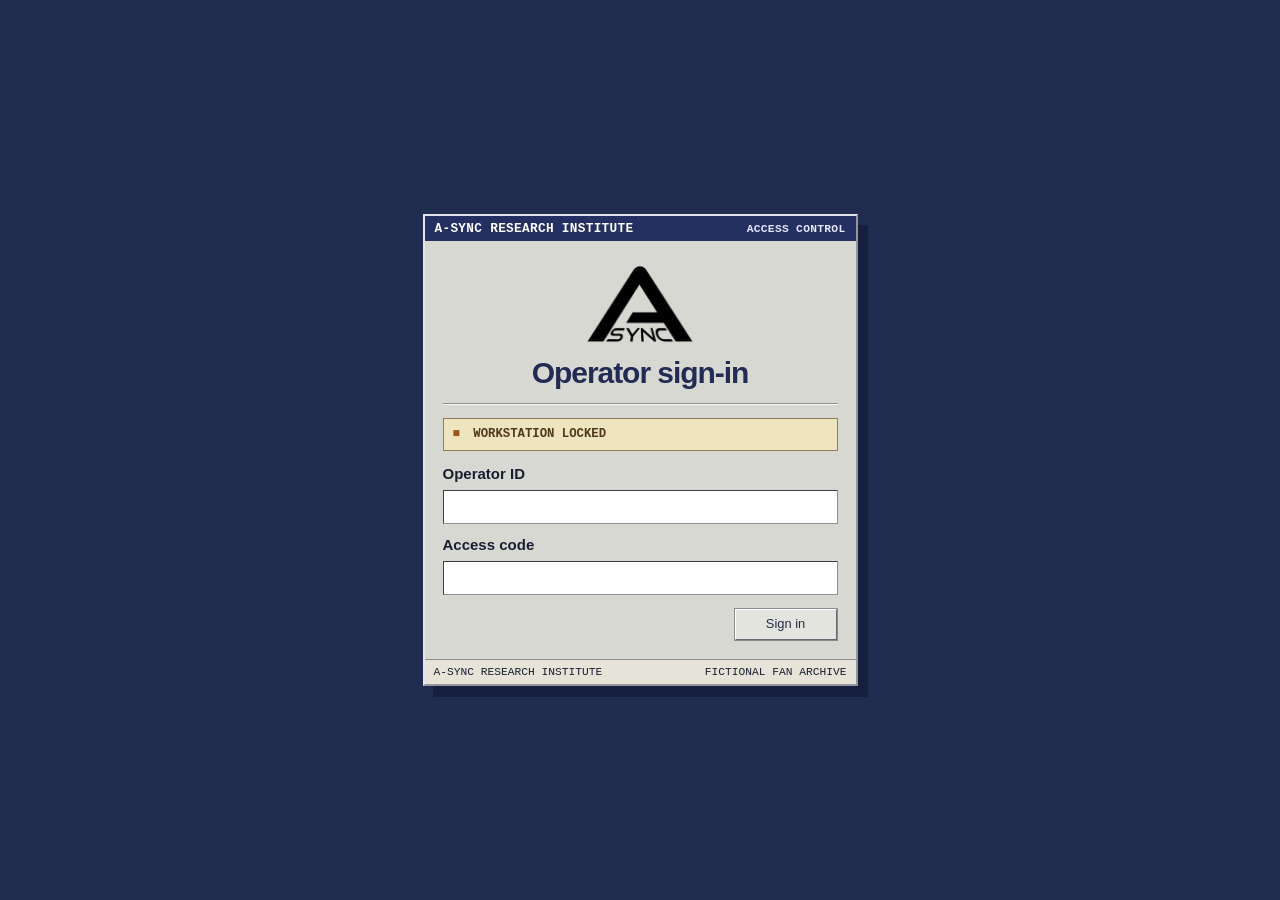
<file: async-research-terminal/index.html>
<!doctype html>
<html lang="en">
<head>
  <meta charset="utf-8">
  <meta name="viewport" content="width=device-width,initial-scale=1">
  <meta name="theme-color" content="#283e6c">
  <meta name="description" content="A period-style research archive and evidence board for Kane Pixels’ Backrooms web series.">
  <title>A-Sync Research Terminal</title>
  <link rel="stylesheet" href="style-v14.css">
  <script src="archive-v4.js" defer></script>
  <script src="evidence-v4.js" defer></script>
  <script src="briefings.js" defer></script>
  <script src="survey.js" defer></script>
  <script src="cartography-v3.js" defer></script>
  <script src="comparison-v2.js" defer></script>
  <script src="feature-v2.js" defer></script>
  <script src="investigations.js" defer></script>
  <script src="terminal-v12.js" defer></script>
</head>
<body class="login-pending">
  <main id="login" class="login-shell" aria-labelledby="login-title">
    <div class="window-caption"><span>A-SYNC RESEARCH INSTITUTE</span><span>ACCESS CONTROL</span></div>
    <section class="login-panel">
      <div class="login-identity">
        <img class="login-logo" src="evidence/async-logo.webp" alt="A-Sync">
        <h1 id="login-title">Operator sign-in</h1>
      </div>
      <div class="login-state"><span aria-hidden="true">■</span> WORKSTATION LOCKED</div>
      <form id="operator-form" autocomplete="off">
        <label for="operator-id">Operator ID</label>
        <input id="operator-id" type="text" autocomplete="off" autocapitalize="off" spellcheck="false">
        <label for="operator-code">Access code</label>
        <input id="operator-code" type="text" autocomplete="off" autocapitalize="off" spellcheck="false">
        <p class="login-feedback" id="login-feedback" role="status"></p>
        <button class="button" type="submit">Sign in</button>
      </form>
      <noscript><p>JavaScript is required to open this terminal.</p></noscript>
    </section>
    <div class="login-footer">A-SYNC RESEARCH INSTITUTE <span>FICTIONAL FAN ARCHIVE</span></div>
  </main>
  <div class="window-caption"><span>ASYNC / KV31 — RESEARCH WORKSTATION</span><span class="classification">CONFIDENTIAL · INTERNAL USE ONLY</span></div>
  <header class="mast">
    <a class="brand" href="#overview" aria-label="A-Sync Research Institute home"><img class="brand-img" src="evidence/async-logo.webp" alt="Async Research Institute"></a>
    <div class="brand-divider" aria-hidden="true"></div>
    <div class="terminal-name">Project KV31 <span>COMPLEX RESEARCH ARCHIVE</span></div>
    <a class="review-badge" href="#record/present" aria-label="Open DOE Tape Archive 3283 in Presentation" title="Archive emblem based on the Presentation watermark at 6:25">
      <img class="review-watermark" src="evidence/doe-tape-archive-emblem.webp" alt="" width="50" height="50">
      <span class="review-words"><b>DOE TAPE ARCHIVE</b><small>3283 · SOURCE RECORD</small></span>
    </a>
    <div class="mast-tools">
      <label for="playback-mode">Playback</label>
      <select id="playback-mode">
        <option value="embedded">In archive</option>
        <option value="youtube">On YouTube</option>
      </select>
      <button class="button sign-out" id="sign-out" type="button">Sign out</button>
    </div>
  </header>
  <div class="operator-status"><span><i aria-hidden="true"></i> OPERATOR KV31-OPS</span><span id="workspace-context"></span></div>
  <div class="shell">
    <aside class="sidebar">
      <nav aria-label="Workstation" id="nav"></nav>
      <div class="side-bottom">
        <label for="search">FIND A RECORD</label>
        <div class="searchbox"><span aria-hidden="true">⌕</span><input id="search" type="search" placeholder="Search archive…" autocomplete="off"><kbd>/</kbd></div>
        <a class="external" href="https://www.youtube.com/playlist?list=PLVAh-MgDVqvDUEq6qDXqORBioE4Yhol_z" target="_blank" rel="noopener">Official video playlist</a>
      </div>
    </aside>
    <main id="main" tabindex="-1"></main>
    <aside id="inspector" class="inspector" aria-label="Record inspector"></aside>
  </div>
  <dialog id="lightbox" aria-labelledby="exhibit-title"></dialog>
  <dialog id="tape-player" aria-labelledby="tape-title"></dialog>
  <footer><span>A-SYNC ARCHIVE <b>·</b> FICTIONAL FAN PROJECT</span><span>Series by Kane Pixels <b>·</b> Contains spoilers</span></footer>
</body>
</html>
</file>
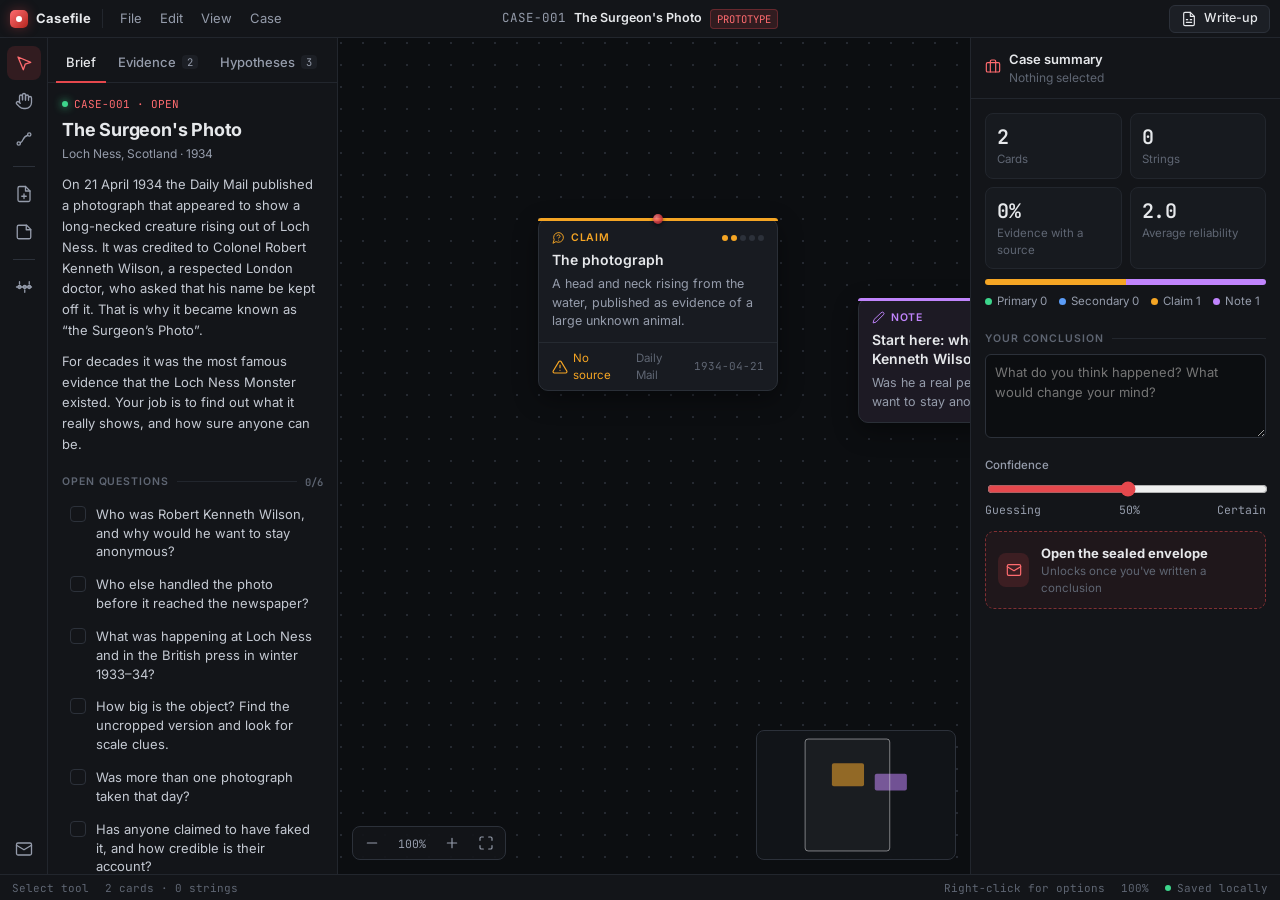
<file: casefile/index.html>
<!DOCTYPE html>
<html lang="en">
<head>
<meta charset="utf-8">
<meta name="viewport" content="width=device-width, initial-scale=1">
<title>Casefile (Prototype)</title>
<link rel="preconnect" href="https://fonts.googleapis.com">
<link href="https://fonts.googleapis.com/css2?family=Inter:wght@400;500;600;700&family=JetBrains+Mono:wght@400;500&display=swap" rel="stylesheet">
<style>
:root{
  --bg:#0c0e11; --panel:#131519; --panel2:#171a1f; --raise:#1c1f25; --line:#22262d; --line2:#2c313a;
  --text:#e6e8eb; --mut:#959cab; --dim:#5f6673; --acc:#e5484d; --acc2:#ff6b6f;
  --green:#3dd68c; --blue:#5b9cf6; --amber:#f5a524; --purple:#c084fc;
}
*{box-sizing:border-box}
html,body{margin:0;height:100%;background:var(--bg);color:var(--text);font:13px/1.45 Inter,system-ui,sans-serif;-webkit-font-smoothing:antialiased;overflow:hidden}
button{font:inherit;color:inherit}
input,textarea{font:inherit;color:var(--text)}
::selection{background:rgba(229,72,77,.35)}
.mono{font-family:'JetBrains Mono',ui-monospace,monospace}
svg.i{width:16px;height:16px;fill:none;stroke:currentColor;stroke-width:1.75;stroke-linecap:round;stroke-linejoin:round;flex-shrink:0}
::-webkit-scrollbar{width:10px;height:10px}::-webkit-scrollbar-thumb{background:#2a2e36;border-radius:10px;border:3px solid transparent;background-clip:padding-box}::-webkit-scrollbar-track{background:transparent}

.app{display:grid;grid-template-rows:38px 1fr 26px;height:100vh}
/* title bar */
.titlebar{display:flex;align-items:center;background:var(--panel);border-bottom:1px solid var(--line);padding:0 10px;gap:4px;user-select:none;position:relative;z-index:30}
.brand{display:flex;align-items:center;gap:8px;font-weight:700;font-size:13px;letter-spacing:.2px;padding-right:10px;margin-right:4px;border-right:1px solid var(--line)}
.logo{width:18px;height:18px;border-radius:5px;background:linear-gradient(135deg,#ff6b6f,#b3261e);display:grid;place-items:center;box-shadow:0 0 12px rgba(229,72,77,.35)}
.logo i{width:6px;height:6px;border-radius:50%;background:#fff}
.menu{position:relative}
.menu>button{background:none;border:none;padding:5px 9px;border-radius:5px;cursor:default;color:var(--mut)}
.menu>button:hover,.menu.open>button{background:var(--raise);color:var(--text)}
.dd{position:absolute;top:calc(100% + 4px);left:0;min-width:230px;background:var(--raise);border:1px solid var(--line2);border-radius:8px;padding:5px;box-shadow:0 14px 40px rgba(0,0,0,.55);display:none}
.menu.open .dd{display:block}
.dd button{display:flex;width:100%;align-items:center;gap:10px;background:none;border:none;padding:6px 9px;border-radius:5px;text-align:left;cursor:default}
.dd button:hover{background:var(--acc);color:#fff}
.dd button:hover kbd{color:#fff}
.dd kbd,.kbd{margin-left:auto;font:11px 'JetBrains Mono',monospace;color:var(--dim)}
.dd hr{border:none;border-top:1px solid var(--line2);margin:5px 2px}
.tcenter{position:absolute;left:50%;transform:translateX(-50%);display:flex;align-items:center;gap:8px;color:var(--mut);font-size:12.5px;pointer-events:none}
.tcenter b{color:var(--text);font-weight:600}
.badge{font:10.5px 'JetBrains Mono',monospace;padding:2px 6px;border-radius:4px;background:rgba(229,72,77,.14);color:var(--acc2);border:1px solid rgba(229,72,77,.3)}
.tright{margin-left:auto;display:flex;align-items:center;gap:6px}
.ibtn{display:inline-flex;align-items:center;justify-content:center;gap:6px;height:28px;min-width:28px;padding:0 8px;border-radius:6px;border:1px solid transparent;background:none;color:var(--mut);cursor:pointer}
.ibtn:hover{background:var(--raise);color:var(--text)}
.pbtn{display:inline-flex;align-items:center;gap:7px;height:28px;padding:0 11px;border-radius:6px;border:1px solid var(--line2);background:var(--raise);color:var(--text);cursor:pointer;font-weight:500;font-size:12.5px}
.pbtn:hover{border-color:#3a404a;background:#22262d}
.pbtn.acc{background:var(--acc);border-color:var(--acc);color:#fff}
.pbtn.acc:hover{background:#d13b40}

.body{display:grid;grid-template-columns:48px 290px 1fr 310px;min-height:0}
/* tool rail */
.rail{background:var(--panel);border-right:1px solid var(--line);display:flex;flex-direction:column;align-items:center;padding:8px 0;gap:4px}
.tool{position:relative;width:34px;height:34px;border-radius:8px;border:none;background:none;color:var(--mut);display:grid;place-items:center;cursor:pointer}
.tool:hover{background:var(--raise);color:var(--text)}
.tool.on{background:rgba(229,72,77,.15);color:var(--acc2)}
.tool svg.i{width:18px;height:18px}
.tool .tip{position:absolute;left:44px;top:50%;transform:translateY(-50%);background:#000;color:#fff;font-size:12px;padding:4px 8px;border-radius:5px;white-space:nowrap;pointer-events:none;opacity:0;transition:opacity .12s;z-index:40;display:flex;gap:10px}
.tool .tip kbd{font:11px 'JetBrains Mono',monospace;color:#9aa}
.tool:hover .tip{opacity:1;transition-delay:.35s}
.rail .sep{width:22px;height:1px;background:var(--line2);margin:6px 0}
.rail .grow{flex:1}

/* panels */
.panel{background:var(--panel);border-right:1px solid var(--line);display:flex;flex-direction:column;min-height:0}
.panel.right{border-right:none;border-left:1px solid var(--line)}
.tabs{display:flex;gap:2px;padding:8px 8px 0;border-bottom:1px solid var(--line)}
.tab{background:none;border:none;padding:7px 10px 9px;color:var(--mut);cursor:pointer;font-weight:500;border-bottom:2px solid transparent;margin-bottom:-1px;display:flex;align-items:center;gap:6px}
.tab:hover{color:var(--text)}
.tab.on{color:var(--text);border-bottom-color:var(--acc)}
.tab .n{font:10.5px 'JetBrains Mono',monospace;background:var(--raise);color:var(--mut);padding:0 5px;border-radius:4px}
.pbody{flex:1;overflow-y:auto;padding:14px 14px 30px}
.sect{font:600 10.5px Inter;letter-spacing:.9px;text-transform:uppercase;color:var(--dim);margin:20px 0 9px;display:flex;align-items:center;gap:8px}
.sect:first-child{margin-top:2px}
.sect .line{flex:1;height:1px;background:var(--line)}
.casecode{font:11px 'JetBrains Mono',monospace;color:var(--acc2);display:flex;align-items:center;gap:6px}
.casecode .dot{width:6px;height:6px;border-radius:50%;background:var(--green);box-shadow:0 0 8px var(--green)}
.ctitle{font-size:18px;font-weight:700;margin:6px 0 2px;letter-spacing:-.2px}
.csub{color:var(--mut);font-size:12px;margin-bottom:12px}
.prose p{color:#c4c9d2;margin:0 0 10px;font-size:13px;line-height:1.6}
.qi{display:flex;gap:10px;align-items:flex-start;padding:7px 8px;border-radius:6px;cursor:pointer;color:#c4c9d2}
.qi:hover{background:var(--panel2)}
.cb{width:16px;height:16px;border-radius:4px;border:1.5px solid var(--line2);flex-shrink:0;margin-top:1px;display:grid;place-items:center}
.qi.done .cb{background:var(--green);border-color:var(--green)}
.qi.done .cb svg{display:block}
.cb svg{display:none;width:11px;height:11px;stroke:#0c0e11;stroke-width:3}
.qi.done span{color:var(--dim);text-decoration:line-through}
.lead{display:flex;align-items:center;gap:9px;padding:6px 8px;border-radius:6px;cursor:pointer;color:#c4c9d2;font-size:12.5px}
.lead:hover{background:var(--panel2);color:var(--text)}
.lead .c{margin-left:auto;opacity:0;color:var(--mut)}
.lead:hover .c{opacity:1}
.lead svg.i{width:14px;height:14px;color:var(--dim)}
.field{width:100%;background:var(--bg);border:1px solid var(--line2);border-radius:6px;padding:7px 9px;outline:none;transition:border-color .12s,box-shadow .12s}
.field:focus{border-color:var(--acc);box-shadow:0 0 0 3px rgba(229,72,77,.18)}
textarea.field{resize:vertical;min-height:84px;line-height:1.55}
.search{position:relative;margin-bottom:10px}
.search svg{position:absolute;left:9px;top:50%;transform:translateY(-50%);width:14px;height:14px;color:var(--dim)}
.search .field{padding-left:30px}
.filters{display:flex;gap:4px;flex-wrap:wrap;margin-bottom:10px}
.fchip{border:1px solid var(--line2);background:none;color:var(--mut);padding:3px 9px;border-radius:20px;font-size:11.5px;cursor:pointer;display:flex;align-items:center;gap:5px}
.fchip.on{background:var(--raise);color:var(--text);border-color:#3a404a}
.fchip i{width:7px;height:7px;border-radius:50%}
.ev{display:flex;gap:10px;padding:8px;border-radius:7px;cursor:pointer;align-items:flex-start}
.ev:hover{background:var(--panel2)}
.ev.on{background:rgba(229,72,77,.1)}
.ev .tdot{width:8px;height:8px;border-radius:50%;margin-top:5px;flex-shrink:0}
.ev .et{font-weight:500;line-height:1.35}
.ev .es{font-size:11.5px;color:var(--dim);margin-top:2px}
.empty{color:var(--dim);text-align:center;padding:24px 10px;font-size:12.5px}
.hy{background:var(--panel2);border:1px solid var(--line);border-radius:8px;padding:10px 11px;margin-bottom:8px}
.hy .top{display:flex;align-items:center;gap:8px;font-weight:600}
.hy .top .del{margin-left:auto;opacity:0}
.hy:hover .top .del{opacity:1}
.div{display:flex;align-items:center;margin-top:9px;gap:8px;font:11px 'JetBrains Mono',monospace;color:var(--mut)}
.track{flex:1;height:6px;background:var(--bg);border-radius:4px;position:relative;overflow:hidden}
.track .mid{position:absolute;left:50%;top:-2px;bottom:-2px;width:1px;background:var(--line2)}
.track .a{position:absolute;right:50%;top:0;bottom:0;background:var(--acc);border-radius:4px 0 0 4px}
.track .f{position:absolute;left:50%;top:0;bottom:0;background:var(--green);border-radius:0 4px 4px 0}
.hy .verdict{font-size:11.5px;color:var(--dim);margin-top:6px}
.addrow{display:flex;gap:6px;margin-top:6px}

/* stage */
.stage{position:relative;min-width:0;min-height:0;overflow:hidden}
#canvas{position:absolute;inset:0;overflow:hidden;cursor:default;background-color:var(--bg);background-image:radial-gradient(#252931 1.1px,transparent 1.2px)}
#canvas.grab{cursor:grab}#canvas.grabbing{cursor:grabbing}#canvas.cross{cursor:crosshair}
#world{position:absolute;left:0;top:0;width:1px;height:1px;transform-origin:0 0}
#strings,#strings2{position:absolute;left:0;top:0;width:1px;height:1px;overflow:visible;pointer-events:none}#strings2{z-index:3}#labels{position:absolute;left:0;top:0;z-index:4}
#strings2 path.s{fill:none;stroke-width:2;stroke-linecap:round}
#strings2 path.s.sel{stroke-width:3.2;filter:drop-shadow(0 0 6px currentColor)}
#strings path.hit{fill:none;stroke:transparent;stroke-width:14;pointer-events:stroke;cursor:pointer}
#strings2 path.temp{fill:none;stroke:var(--acc);stroke-width:2;stroke-dasharray:6 5}
.lbl{position:absolute;transform:translate(-50%,-50%);font-size:11px;font-weight:500;background:var(--panel);border:1px solid;padding:2px 8px;border-radius:20px;white-space:nowrap;cursor:pointer;max-width:200px;overflow:hidden;text-overflow:ellipsis;z-index:1}
.lbl.sel{background:var(--raise);box-shadow:0 0 0 3px rgba(255,255,255,.06)}
.node{position:absolute;width:240px;background:#181b21;border:1px solid #2a2f37;border-radius:10px;box-shadow:0 8px 24px rgba(0,0,0,.4);user-select:none;z-index:2;transition:box-shadow .15s,border-color .15s}
.node::before{content:'';position:absolute;left:-1px;right:-1px;top:-1px;height:3px;border-radius:10px 10px 0 0;background:var(--tc)}
.node:hover{border-color:#353b45}
.node.sel{border-color:var(--acc);box-shadow:0 0 0 3px rgba(229,72,77,.22),0 12px 30px rgba(0,0,0,.5)}
.node.target{border-color:var(--green);box-shadow:0 0 0 3px rgba(61,214,140,.25)}
.node.from{border-color:var(--amber);box-shadow:0 0 0 3px rgba(245,165,36,.25)}
.node.flash{animation:flash 1.1s ease}
@keyframes flash{30%{box-shadow:0 0 0 6px rgba(229,72,77,.4)}}
.node.t-note{background:#1d1a24}
.nin{padding:12px 13px 11px}
.nh{display:flex;align-items:center;gap:6px;color:var(--tc);font:600 10.5px Inter;letter-spacing:.7px;text-transform:uppercase;margin-bottom:7px}
.nh svg.i{width:13px;height:13px}
.rel{margin-left:auto;display:flex;gap:3px}
.rel i{width:6px;height:6px;border-radius:50%;background:#2c313a}
.rel i.on{background:var(--tc)}
.nt{font-size:14px;font-weight:600;line-height:1.35;color:var(--text)}
.nd{font-size:12.5px;color:var(--mut);margin-top:5px;line-height:1.5;display:-webkit-box;-webkit-line-clamp:4;-webkit-box-orient:vertical;overflow:hidden;white-space:pre-wrap}
.nchips{display:flex;flex-wrap:wrap;gap:4px;margin-top:9px}
.hc{font-size:10.5px;padding:1px 7px;border-radius:10px;border:1px solid}
.hc.for{color:var(--green);border-color:rgba(61,214,140,.35);background:rgba(61,214,140,.08)}
.hc.against{color:var(--acc2);border-color:rgba(229,72,77,.35);background:rgba(229,72,77,.08)}
.nf{display:flex;align-items:center;gap:8px;border-top:1px solid #252a31;padding:7px 13px;font-size:11.5px;color:var(--dim)}
.nf a{color:var(--blue);text-decoration:none;display:flex;align-items:center;gap:4px;min-width:0;overflow:hidden;white-space:nowrap;text-overflow:ellipsis}
.nf a:hover{text-decoration:underline}
.nf a svg.i{width:12px;height:12px}
.nf .warn{color:var(--amber);display:flex;align-items:center;gap:5px}
.nf .date{margin-left:auto;font-family:'JetBrains Mono',monospace;font-size:11px;flex-shrink:0}
.pin{position:absolute;top:-8px;left:50%;width:16px;height:16px;margin-left:-8px;border-radius:50%;cursor:crosshair;display:grid;place-items:center;z-index:5}
.pin::after{content:'';width:10px;height:10px;border-radius:50%;background:radial-gradient(circle at 35% 35%,#ff8a8d,#d63a3f 55%,#8c1d20);box-shadow:0 2px 4px rgba(0,0,0,.6);transition:transform .12s}
.pin:hover::after{transform:scale(1.35)}
.node:not(:hover):not(.sel) .pin::after{opacity:.85}

.overlay-ui{position:absolute;z-index:10}
.minimap{right:14px;bottom:14px;width:200px;height:130px;background:rgba(19,21,25,.92);border:1px solid var(--line2);border-radius:8px;backdrop-filter:blur(8px);overflow:hidden;cursor:pointer;transition:bottom .2s}
.minimap svg{width:100%;height:100%;display:block}
.zoomctl{left:14px;bottom:14px;display:flex;align-items:center;background:rgba(19,21,25,.92);border:1px solid var(--line2);border-radius:8px;padding:2px;transition:bottom .2s}
.zoomctl .ibtn{height:28px}
.zoomctl .pct{font:11.5px 'JetBrains Mono',monospace;color:var(--mut);min-width:46px;text-align:center;cursor:pointer;padding:4px 2px;border-radius:4px}
.zoomctl .pct:hover{color:var(--text);background:var(--raise)}
.modechip{left:50%;top:14px;transform:translateX(-50%);background:var(--raise);border:1px solid var(--line2);border-radius:8px;padding:7px 12px;font-size:12.5px;display:none;align-items:center;gap:10px;box-shadow:0 8px 24px rgba(0,0,0,.4)}
.modechip.show{display:flex}
.modechip .k{color:var(--dim)}
.tldock{left:0;right:0;bottom:0;height:170px;background:var(--panel);border-top:1px solid var(--line);transform:translateY(100%);transition:transform .2s;display:flex;flex-direction:column}
.stage.tl .tldock{transform:none}
.stage.tl .minimap,.stage.tl .zoomctl{bottom:184px}
.tlhead{display:flex;align-items:center;gap:8px;padding:8px 12px;border-bottom:1px solid var(--line);font-weight:600;font-size:12.5px}
.tlhead .ibtn{margin-left:auto}
.tltrack{flex:1;overflow-x:auto;overflow-y:hidden;display:flex;align-items:stretch;padding:0 20px;position:relative}
.tlitem{flex:0 0 190px;position:relative;padding:30px 14px 10px 0;cursor:pointer}
.tlitem::before{content:'';position:absolute;left:0;right:0;top:20px;height:2px;background:var(--line2)}
.tlitem::after{content:'';position:absolute;left:0;top:15px;width:12px;height:12px;border-radius:50%;background:var(--tc);border:3px solid var(--panel)}
.tlitem .d{font:11.5px 'JetBrains Mono',monospace;color:var(--tc)}
.tlitem .t{font-weight:500;margin-top:3px;line-height:1.35;display:-webkit-box;-webkit-line-clamp:2;-webkit-box-orient:vertical;overflow:hidden}
.tlitem:hover .t{color:#fff;text-decoration:underline}
.tlempty{color:var(--dim);padding:20px;font-size:12.5px}

/* inspector */
.ihead{display:flex;align-items:center;gap:8px;padding:12px 14px;border-bottom:1px solid var(--line);min-height:47px}
.ihead .ttl{font-weight:600}
.ihead .sub{color:var(--dim);font-size:12px}
.ihead .ibtn{margin-left:auto}
.ilab{display:block;font-size:11.5px;font-weight:500;color:var(--mut);margin:14px 0 6px}
.ilab:first-child{margin-top:0}
.types{display:grid;grid-template-columns:1fr 1fr;gap:6px}
.tbtn{display:flex;align-items:center;gap:7px;border:1px solid var(--line2);background:var(--bg);border-radius:7px;padding:7px 9px;cursor:pointer;color:var(--mut);font-size:12.5px;text-align:left}
.tbtn:hover{color:var(--text);border-color:#3a404a}
.tbtn.on{color:var(--text);border-color:var(--tc);background:color-mix(in srgb,var(--tc) 10%,var(--bg))}
.tbtn svg.i{width:14px;height:14px;color:var(--tc)}
.ihint{font-size:11.5px;color:var(--dim);margin-top:6px}
.relpick{display:flex;gap:4px}
.relpick button{flex:1;height:26px;border-radius:5px;border:1px solid var(--line2);background:var(--bg);cursor:pointer;font:11px 'JetBrains Mono',monospace;color:var(--dim)}
.relpick button.on{background:var(--acc);border-color:var(--acc);color:#fff}
.relpick + .ihint{display:flex;justify-content:space-between}
.g2{display:grid;grid-template-columns:1fr 1fr;gap:8px}
.seg{display:flex;background:var(--bg);border:1px solid var(--line2);border-radius:6px;padding:2px;flex-shrink:0}
.seg button{border:none;background:none;padding:3px 8px;border-radius:4px;font-size:11.5px;color:var(--dim);cursor:pointer}
.seg button.on.n{background:var(--raise);color:var(--text)}
.seg button.on.f{background:var(--green);color:#0c0e11}
.seg button.on.a{background:var(--acc);color:#fff}
.hrow{display:flex;align-items:center;justify-content:space-between;gap:10px;padding:7px 0;border-bottom:1px solid var(--line);font-size:12.5px}
.hrow:last-child{border-bottom:none}
.kinds{display:grid;gap:6px}
.kbtn{display:flex;align-items:center;gap:10px;border:1px solid var(--line2);background:var(--bg);border-radius:7px;padding:9px 10px;cursor:pointer;text-align:left;color:var(--mut)}
.kbtn:hover{color:var(--text)}
.kbtn.on{color:var(--text);border-color:var(--kc);background:color-mix(in srgb,var(--kc) 10%,var(--bg))}
.kbtn svg{width:34px;height:8px}
.kbtn small{display:block;font-size:11px;color:var(--dim)}
.conn{background:var(--bg);border:1px solid var(--line);border-radius:7px;padding:9px 10px;font-size:12.5px}
.conn div{display:flex;gap:7px;align-items:center}
.conn .arrow{color:var(--dim);padding:3px 0 3px 3px;font-size:11px}
.conn i{width:7px;height:7px;border-radius:50%;flex-shrink:0}
.dangerbtn{display:flex;align-items:center;gap:7px;margin-top:22px;background:none;border:1px solid var(--line2);color:var(--mut);border-radius:6px;padding:7px 10px;cursor:pointer;font-size:12.5px;width:100%;justify-content:center}
.dangerbtn:hover{border-color:var(--acc);color:var(--acc2);background:rgba(229,72,77,.08)}
.stats{display:grid;grid-template-columns:1fr 1fr;gap:8px}
.stat{background:var(--panel2);border:1px solid var(--line);border-radius:8px;padding:10px 11px}
.stat .v{font:600 20px 'JetBrains Mono',monospace;letter-spacing:-.5px}
.stat .l{font-size:11.5px;color:var(--dim);margin-top:1px}
.mix{display:flex;height:6px;border-radius:4px;overflow:hidden;margin-top:10px;background:var(--bg)}
.mixleg{display:flex;flex-wrap:wrap;gap:4px 12px;margin-top:8px;font-size:11.5px;color:var(--mut)}
.mixleg span{display:flex;align-items:center;gap:5px}
.mixleg i{width:7px;height:7px;border-radius:50%}
.range{width:100%;accent-color:var(--acc)}
.conf{display:flex;justify-content:space-between;font:11.5px 'JetBrains Mono',monospace;color:var(--mut)}
.envelope{margin-top:14px;width:100%;display:flex;align-items:center;gap:12px;padding:12px;border-radius:9px;border:1px dashed rgba(229,72,77,.5);background:rgba(229,72,77,.06);cursor:pointer;text-align:left;color:var(--text)}
.envelope:hover{background:rgba(229,72,77,.12)}
.envelope .ic{width:34px;height:34px;border-radius:8px;background:rgba(229,72,77,.15);color:var(--acc2);display:grid;place-items:center}
.envelope small{display:block;color:var(--dim);font-size:11.5px}

/* status bar */
.status{display:flex;align-items:center;gap:16px;background:var(--panel);border-top:1px solid var(--line);padding:0 12px;font:11px 'JetBrains Mono',monospace;color:var(--dim);user-select:none}
.status span{display:flex;align-items:center;gap:6px}
.status .sv i{width:6px;height:6px;border-radius:50%;background:var(--green)}
.status .sv.busy i{background:var(--amber)}
.status .r{margin-left:auto;display:flex;gap:16px}

/* context menu, dialogs, toast */
#ctx{position:fixed;z-index:60;min-width:210px;background:var(--raise);border:1px solid var(--line2);border-radius:8px;padding:5px;box-shadow:0 14px 40px rgba(0,0,0,.55);display:none}
#ctx button{display:flex;width:100%;align-items:center;gap:10px;background:none;border:none;padding:6px 9px;border-radius:5px;text-align:left;cursor:default}
#ctx button:hover{background:var(--acc);color:#fff}
#ctx button:hover kbd{color:#fff}
#ctx button svg.i{width:14px;height:14px}
#ctx hr{border:none;border-top:1px solid var(--line2);margin:5px 2px}
#dlg{position:fixed;inset:0;z-index:70;background:rgba(0,0,0,.55);backdrop-filter:blur(3px);display:none;align-items:center;justify-content:center;padding:24px}
#dlg.open{display:flex}
.dbox{width:100%;max-width:560px;max-height:86vh;display:flex;flex-direction:column;background:var(--panel);border:1px solid var(--line2);border-radius:12px;box-shadow:0 30px 80px rgba(0,0,0,.6);animation:pop .16s ease}
@keyframes pop{from{transform:scale(.97);opacity:0}}
.dhead{display:flex;align-items:center;gap:10px;padding:14px 16px;border-bottom:1px solid var(--line);font-weight:600;font-size:14px}
.dhead .ibtn{margin-left:auto}
.dbody{padding:16px;overflow-y:auto;color:#c4c9d2;line-height:1.6}
.dbody p{margin:0 0 12px}
.dbody ul{margin:0;padding-left:18px}
.dbody li{margin-bottom:6px}
.dbody b{color:var(--text)}
.dfoot{display:flex;align-items:center;justify-content:flex-end;gap:8px;padding:12px 16px;border-top:1px solid var(--line)}
.dfoot .l{margin-right:auto;font-size:12px;color:var(--green)}
#toast{position:fixed;left:50%;bottom:44px;transform:translateX(-50%) translateY(10px);background:var(--raise);border:1px solid var(--line2);color:var(--text);padding:8px 14px;border-radius:8px;font-size:12.5px;box-shadow:0 10px 30px rgba(0,0,0,.5);opacity:0;pointer-events:none;transition:all .18s;z-index:80;display:flex;align-items:center;gap:8px}
#toast.show{opacity:1;transform:translateX(-50%)}
#toast svg{color:var(--green)}
@media (max-width:1150px){.body{grid-template-columns:48px 250px 1fr 280px}}
</style>
</head>
<body>
<div class="app">
  <header class="titlebar">
    <div class="brand"><div class="logo"><i></i></div>Casefile</div>
    <div id="menus" style="display:flex"></div>
    <div class="tcenter"><span id="tcCode" class="mono"></span><b id="tcTitle"></b><span class="badge">PROTOTYPE</span></div>
    <div class="tright">
      <button class="pbtn" id="tbWrite"></button>
    </div>
  </header>

  <div class="body">
    <nav class="rail" id="rail"></nav>

    <section class="panel">
      <div class="tabs" id="tabs"></div>
      <div class="pbody" id="lpanel"></div>
    </section>

    <section class="stage" id="stage">
      <div id="canvas">
        <div id="world">
          <svg id="strings"><g id="hits"></g></svg>
          <div id="nodes"></div>
          <svg id="strings2"><g id="paths"></g><path id="temp" class="temp" d=""/></svg>
          <div id="labels"></div>
        </div>
      </div>
      <div class="overlay-ui modechip" id="modechip"></div>
      <div class="overlay-ui zoomctl" id="zoomctl"></div>
      <div class="overlay-ui minimap" id="minimap"><svg id="mini"></svg></div>
      <div class="overlay-ui tldock" id="tldock"></div>
    </section>

    <section class="panel right">
      <div class="ihead" id="ihead"></div>
      <div class="pbody" id="inspector"></div>
    </section>
  </div>

  <footer class="status" id="status"></footer>
</div>
<div id="ctx"></div>
<div id="dlg"><div class="dbox" id="dbox"></div></div>
<div id="toast"></div>

<script>
/* ============ icons ============ */
const P = {
  pointer:'<path d="M4 4l7.07 17 2.51-7.39L21 11.07z"/>',
  hand:'<path d="M18 11V6a2 2 0 0 0-4 0v5"/><path d="M14 10V4a2 2 0 0 0-4 0v6"/><path d="M10 10.5V6a2 2 0 0 0-4 0v8"/><path d="M18 8a2 2 0 1 1 4 0v6a8 8 0 0 1-8 8h-2c-2.8 0-4.5-.86-5.99-2.34l-3.6-3.6a2 2 0 0 1 2.83-2.82L7 15"/>',
  string:'<circle cx="5" cy="18" r="2.2"/><circle cx="19" cy="6" r="2.2"/><path d="M7 17c5-1 2-8 10-10"/>',
  doc:'<path d="M14 2H6a2 2 0 0 0-2 2v16a2 2 0 0 0 2 2h12a2 2 0 0 0 2-2V8z"/><path d="M14 2v6h6"/><path d="M16 13H8M16 17H8M10 9H8"/>',
  docplus:'<path d="M14 2H6a2 2 0 0 0-2 2v16a2 2 0 0 0 2 2h12a2 2 0 0 0 2-2V8z"/><path d="M14 2v6h6M12 18v-6M9 15h6"/>',
  news:'<path d="M4 22h16a2 2 0 0 0 2-2V4a2 2 0 0 0-2-2H8a2 2 0 0 0-2 2v16a2 2 0 0 1-2 2zm0 0a2 2 0 0 1-2-2v-9c0-1.1.9-2 2-2h2"/><path d="M18 14h-8M15 18h-5M10 6h8v4h-8z"/>',
  claim:'<path d="M7.9 20A9 9 0 1 0 4 16.1L2 22z"/><path d="M9.1 9a3 3 0 0 1 5.8 1c0 2-3 3-3 3M12 17h.01"/>',
  pen:'<path d="M17 3a2.85 2.83 0 1 1 4 4L7.5 20.5 2 22l1.5-5.5z"/>',
  note:'<path d="M15.5 3H5a2 2 0 0 0-2 2v14c0 1.1.9 2 2 2h14a2 2 0 0 0 2-2V8.5z"/><path d="M15 3v6h6"/>',
  timeline:'<path d="M2 12h20"/><circle cx="6" cy="12" r="2"/><circle cx="13" cy="12" r="2"/><circle cx="19" cy="12" r="2"/><path d="M6 5v3M13 16v3M19 5v3"/>',
  report:'<path d="M14 2H6a2 2 0 0 0-2 2v16a2 2 0 0 0 2 2h12a2 2 0 0 0 2-2V8z"/><path d="M14 2v6h6"/><path d="M8 13h2M8 17h8M14 13h2"/>',
  mail:'<rect x="2" y="4" width="20" height="16" rx="2"/><path d="m22 7-10 6L2 7"/>',
  search:'<circle cx="11" cy="11" r="7"/><path d="m21 21-4.3-4.3"/>',
  trash:'<path d="M3 6h18M8 6V4h8v2M19 6l-1 14H6L5 6M10 11v6M14 11v6"/>',
  ext:'<path d="M15 3h6v6M10 14 21 3M18 13v6a2 2 0 0 1-2 2H5a2 2 0 0 1-2-2V8a2 2 0 0 1 2-2h6"/>',
  copy:'<rect x="9" y="9" width="13" height="13" rx="2"/><path d="M5 15H4a2 2 0 0 1-2-2V4a2 2 0 0 1 2-2h9a2 2 0 0 1 2 2v1"/>',
  fit:'<path d="M3 8V5a2 2 0 0 1 2-2h3M16 3h3a2 2 0 0 1 2 2v3M21 16v3a2 2 0 0 1-2 2h-3M8 21H5a2 2 0 0 1-2-2v-3"/>',
  plus:'<path d="M12 5v14M5 12h14"/>', minus:'<path d="M5 12h14"/>',
  x:'<path d="M18 6 6 18M6 6l12 12"/>', check:'<path d="M20 6 9 17l-5-5"/>',
  alert:'<path d="M12 9v4M12 17h.01"/><path d="M10.3 3.9 1.8 18a2 2 0 0 0 1.7 3h17a2 2 0 0 0 1.7-3L13.7 3.9a2 2 0 0 0-3.4 0z"/>',
  dup:'<rect x="8" y="8" width="14" height="14" rx="2"/><path d="M4 16a2 2 0 0 1-2-2V4a2 2 0 0 1 2-2h10a2 2 0 0 1 2 2"/>',
  focus:'<circle cx="12" cy="12" r="3"/><path d="M3 7V5a2 2 0 0 1 2-2h2M17 3h2a2 2 0 0 1 2 2v2M21 17v2a2 2 0 0 1-2 2h-2M7 21H5a2 2 0 0 1-2-2v-2"/>',
  scale:'<path d="m16 16 3-8 3 8c-.87.65-1.92 1-3 1s-2.13-.35-3-1zM2 16l3-8 3 8c-.87.65-1.92 1-3 1s-2.13-.35-3-1zM7 21h10M12 3v18M3 7h2c2 0 5-1 7-2 2 1 5 2 7 2h2"/>',
  brief:'<rect x="2" y="7" width="20" height="14" rx="2"/><path d="M16 21V5a2 2 0 0 0-2-2h-4a2 2 0 0 0-2 2v16"/>',
};
const I = (n, cls='') => `<svg class="i ${cls}" viewBox="0 0 24 24">${P[n]}</svg>`;

/* ============ data ============ */
const KEY = 'casefile-v2', OLDKEY = 'caseboard-surgeon-v1', W = 240;
const TYPES = {
  primary:  {label:'Primary source',   short:'Primary',   color:'#3dd68c', icon:'doc',   hint:'An original document, photo or first-hand account.'},
  secondary:{label:'Secondary report', short:'Secondary', color:'#5b9cf6', icon:'news',  hint:'An article, book or researcher reporting on it.'},
  claim:    {label:'Unverified claim', short:'Claim',     color:'#f5a524', icon:'claim', hint:'Someone says so, but nothing backs it up yet.'},
  note:     {label:'My note',          short:'Note',      color:'#c084fc', icon:'pen',   hint:'Your own idea, question or hunch.'}
};
const KINDS = {
  supports:   {label:'supports',      color:'#e5484d', dash:'',     hint:'One backs up the other'},
  contradicts:{label:'contradicts',   color:'#5b9cf6', dash:'7 5',  hint:'They can’t both be true'},
  same:       {label:'same source',   color:'#c084fc', dash:'1.5 5',hint:'Both trace back to one origin'},
  timeline:   {label:'leads to',      color:'#8b93a1', dash:'',     hint:'One happened, then the other'}
};
const CASE = {
  code:'CASE-001', title:"The Surgeon's Photo", sub:'Loch Ness, Scotland · 1934',
  brief:[
    "On 21 April 1934 the Daily Mail published a photograph that appeared to show a long-necked creature rising out of Loch Ness. It was credited to Colonel Robert Kenneth Wilson, a respected London doctor, who asked that his name be kept off it. That is why it became known as “the Surgeon’s Photo”.",
    "For decades it was the most famous evidence that the Loch Ness Monster existed. Your job is to find out what it really shows, and how sure anyone can be."
  ],
  questions:[
    'Who was Robert Kenneth Wilson, and why would he want to stay anonymous?',
    'Who else handled the photo before it reached the newspaper?',
    'What was happening at Loch Ness and in the British press in winter 1933–34?',
    'How big is the object? Find the uncropped version and look for scale clues.',
    'Was more than one photograph taken that day?',
    'Has anyone claimed to have faked it, and how credible is their account?'
  ],
  leads:['"Surgeon\'s Photograph" 1934','Robert Kenneth Wilson Loch Ness','Daily Mail Loch Ness expedition 1933','Loch Ness new road 1933 sightings','Surgeon\'s photo uncropped','Surgeon\'s photo second photograph']
};
const SOLUTION = `
<p><b>It was a hoax.</b> In 1994 the researchers David Martin and Alastair Boyd published the account of Christian Spurling, who said he had built the “monster” himself: a sculpted head and neck fixed onto a toy submarine.</p>
<p>According to Spurling, the plot was led by his stepfather, <b>Marmaduke Wetherell</b>, a big-game hunter the Daily Mail had hired in late 1933 to track the monster down. Wetherell found “monster footprints” on the shore, which the Natural History Museum then showed had been made with a dried hippo foot, and the paper publicly embarrassed him. The photo was his revenge.</p>
<p>Wetherell’s son Ian took the pictures. A friend, Maurice Chambers, passed them to Robert Kenneth Wilson, whose respectable name made them believable.</p>
<p><b>How does your board compare?</b></p>
<ul>
<li>Did you find the hippo-foot episode, which gives Wetherell a motive?</li>
<li>Did you see the uncropped photo? Its ripples suggest the object is small, probably under a metre.</li>
<li>Did you find the second, much less convincing photo?</li>
<li>Did you weigh the confession itself? It is one man’s account, given about 60 years later, and a few researchers still dispute parts of it. Even the “answer” has a source to judge.</li>
</ul>`;

function seed(){
  return {
    cards:[
      {id:'c1',x:120,y:120,type:'claim',title:'The photograph',note:'A head and neck rising from the water, published as evidence of a large unknown animal.',who:'Daily Mail',date:'1934-04-21',url:'',rel:2,hyp:{}},
      {id:'c2',x:440,y:200,type:'note',title:'Start here: who is Robert Kenneth Wilson?',note:'Was he a real person? Why did he want to stay anonymous?',who:'',date:'',url:'',rel:0,hyp:{}}
    ],
    links:[],
    hyps:[{id:'h1',name:'A real unknown animal'},{id:'h2',name:'Something ordinary, misidentified'},{id:'h3',name:'A deliberate hoax'}],
    conclusion:'', confidence:50, checked:{}, view:{x:80,y:60,z:1}
  };
}
let S = null;
try { S = JSON.parse(localStorage.getItem(KEY)); } catch(e){}
if (!S || !Array.isArray(S.cards)) {
  try { const o = JSON.parse(localStorage.getItem(OLDKEY)); if (o && Array.isArray(o.cards)) { S = o; S.confidence = 50; S.view = {x:80,y:60,z:1}; } } catch(e){}
}
if (!S || !Array.isArray(S.cards)) S = seed();

let saveT, statusT;
function save(){
  setSaved(false); clearTimeout(saveT);
  saveT = setTimeout(()=>{ try{ localStorage.setItem(KEY, JSON.stringify(S)); }catch(e){} setSaved(true); }, 250);
}

/* ============ helpers ============ */
const $ = s => document.querySelector(s);
const uid = () => Math.random().toString(36).slice(2,9);
const esc = s => String(s ?? '').replace(/[&<>"']/g, c => ({'&':'&amp;','<':'&lt;','>':'&gt;','"':'&quot;',"'":'&#39;'}[c]));
const byId = id => S.cards.find(c => c.id === id);
const linkById = id => S.links.find(l => l.id === id);
const T = c => TYPES[c.type] || TYPES.note;
function safeUrl(u){ if(!u) return ''; u = u.trim(); if(!u) return ''; if(!/^https?:\/\//i.test(u)) u = 'https://' + u; return u; }
function hostOf(u){ try { return new URL(u).hostname.replace(/^www\./,''); } catch(e){ return 'link'; } }
function toast(msg){ const t = $('#toast'); t.innerHTML = I('check') + esc(msg); t.classList.add('show'); clearTimeout(toast.t); toast.t = setTimeout(()=>t.classList.remove('show'), 1800); }
function copyText(text, okMsg){ if(!navigator.clipboard){ toast('Copy not available here'); return; } navigator.clipboard.writeText(text).then(()=>toast(okMsg||'Copied')).catch(()=>toast('Copy was blocked')); }
const isMac = /Mac/.test(navigator.platform);

/* ============ state ============ */
let tool = 'select', sel = null, connectFrom = null, leftTab = 'brief', space = false, drag = null;
let evQuery = '', evFilter = 'all';
const canvas = $('#canvas'), world = $('#world');

/* ============ title bar + menus ============ */
const MENUS = [
  {name:'File', items:[
    ['New evidence card','E',()=>addCard('secondary')],['New note','N',()=>addCard('note')],null,
    ['Copy case write-up','',openWriteup],null,['Reset case…','',confirmReset]]},
  {name:'Edit', items:[
    ['Duplicate selected','D',()=>sel&&sel.type==='card'&&dupCard(sel.id)],['Delete selected','Del',deleteSel],null,
    ['Select tool','V',()=>setTool('select')],['Pan tool','H',()=>setTool('pan')],['Connect tool','C',()=>setTool('connect')]]},
  {name:'View', items:[
    ['Toggle timeline','T',toggleTimeline],null,['Zoom in','+',()=>zoomCenter(1.2)],['Zoom out','−',()=>zoomCenter(1/1.2)],
    ['Actual size','0',()=>setZoom(1)],['Fit to board','F',fit]]},
  {name:'Case', items:[
    ['Case brief','',()=>setTab('brief')],['Evidence list','',()=>setTab('evidence')],['Hypotheses','',()=>setTab('hyps')],null,
    ['Open sealed envelope','',openEnvelope]]}
];
function renderMenus(){
  $('#menus').innerHTML = MENUS.map((m,i)=>`<div class="menu" data-m="${i}"><button>${m.name}</button><div class="dd">${
    m.items.map((it,j)=> it ? `<button data-mi="${j}">${it[0]}${it[1]?`<kbd>${it[1]}</kbd>`:''}</button>` : '<hr>').join('')}</div></div>`).join('');
  document.querySelectorAll('.menu').forEach(el=>{
    const m = MENUS[+el.dataset.m];
    el.firstElementChild.onclick = e => { e.stopPropagation(); const open = el.classList.contains('open'); closeMenus(); if(!open) el.classList.add('open'); };
    el.firstElementChild.onmouseenter = () => { if(document.querySelector('.menu.open') && !el.classList.contains('open')){ closeMenus(); el.classList.add('open'); } };
    el.querySelectorAll('[data-mi]').forEach(b => b.onclick = e => { e.stopPropagation(); closeMenus(); m.items[+b.dataset.mi][2](); });
  });
  $('#tcCode').textContent = CASE.code; $('#tcTitle').textContent = CASE.title;
  $('#tbWrite').innerHTML = I('report') + 'Write-up'; $('#tbWrite').onclick = openWriteup;
}
function closeMenus(){ document.querySelectorAll('.menu.open').forEach(m=>m.classList.remove('open')); }
document.addEventListener('pointerdown', e => { if(!e.target.closest('.menu')) closeMenus(); if(!e.target.closest('#ctx')) hideCtx(); });

/* ============ rail ============ */
function renderRail(){
  const t = (id,icon,label,key,on) => `<button class="tool ${on?'on':''}" data-tool="${id}">${I(icon)}<span class="tip">${label}<kbd>${key}</kbd></span></button>`;
  $('#rail').innerHTML =
    t('select','pointer','Select & move','V',tool==='select') +
    t('pan','hand','Pan','H / Space',tool==='pan') +
    t('connect','string','Connect with string','C',tool==='connect') +
    '<div class="sep"></div>' +
    t('add','docplus','New evidence','E') +
    t('note','note','New note','N') +
    '<div class="sep"></div>' +
    t('timeline','timeline','Timeline','T',$('#stage').classList.contains('tl')) +
    '<div class="grow"></div>' +
    t('envelope','mail','Sealed envelope','') ;
  $('#rail').querySelectorAll('[data-tool]').forEach(b => b.onclick = () => {
    const k = b.dataset.tool;
    if (k==='add') addCard('secondary'); else if (k==='note') addCard('note');
    else if (k==='timeline') toggleTimeline(); else if (k==='envelope') openEnvelope();
    else setTool(k);
  });
}
function setTool(t){
  tool = t; connectFrom = null;
  canvas.classList.toggle('grab', t==='pan'); canvas.classList.toggle('cross', t==='connect');
  renderRail(); renderNodes(); renderModeChip(); renderStatus();
}
function renderModeChip(){
  const mc = $('#modechip');
  if (tool !== 'connect') { mc.classList.remove('show'); return; }
  mc.innerHTML = `${I('string')}<span>${connectFrom ? 'Now click the card to connect to' : 'Click the first card'}</span><span class="k">Esc to exit</span>`;
  mc.classList.add('show');
}

/* ============ left panel ============ */
function setTab(t){ leftTab = t; renderLeft(); }
function renderLeft(){
  const tabs = [['brief','Brief'],['evidence','Evidence',S.cards.length],['hyps','Hypotheses',S.hyps.length]];
  $('#tabs').innerHTML = tabs.map(([k,l,n])=>`<button class="tab ${leftTab===k?'on':''}" data-tab="${k}">${l}${n!==undefined?`<span class="n">${n}</span>`:''}</button>`).join('');
  $('#tabs').querySelectorAll('[data-tab]').forEach(b => b.onclick = () => setTab(b.dataset.tab));
  const p = $('#lpanel');
  if (leftTab === 'brief') {
    const done = CASE.questions.filter((_,i)=>S.checked[i]).length;
    p.innerHTML = `
      <div class="casecode"><span class="dot"></span>${CASE.code} · OPEN</div>
      <div class="ctitle">${esc(CASE.title)}</div>
      <div class="csub">${esc(CASE.sub)}</div>
      <div class="prose">${CASE.brief.map(x=>`<p>${esc(x)}</p>`).join('')}</div>
      <div class="sect">Open questions<span class="line"></span><span class="mono" style="letter-spacing:0">${done}/${CASE.questions.length}</span></div>
      ${CASE.questions.map((q,i)=>`<div class="qi ${S.checked[i]?'done':''}" data-q="${i}"><span class="cb"><svg viewBox="0 0 24 24" fill="none" stroke-linecap="round" stroke-linejoin="round">${P.check}</svg></span><span>${esc(q)}</span></div>`).join('')}
      <div class="sect">Search leads<span class="line"></span></div>
      ${CASE.leads.map(l=>`<div class="lead" data-lead="${esc(l)}">${I('search')}<span>${esc(l)}</span><span class="c">${I('copy')}</span></div>`).join('')}`;
    p.querySelectorAll('[data-q]').forEach(el => el.onclick = () => { const i = el.dataset.q; S.checked[i] = !S.checked[i]; save(); renderLeft(); });
    p.querySelectorAll('[data-lead]').forEach(el => el.onclick = () => copyText(el.dataset.lead, 'Search copied, paste it into your browser'));
  } else if (leftTab === 'evidence') {
    const q = evQuery.toLowerCase();
    const list = S.cards.filter(c => (evFilter==='all'||c.type===evFilter) && (!q || (c.title+' '+c.note+' '+c.who).toLowerCase().includes(q)));
    p.innerHTML = `
      <div class="search">${I('search')}<input class="field" id="evq" placeholder="Search evidence" value="${esc(evQuery)}"></div>
      <div class="filters"><button class="fchip ${evFilter==='all'?'on':''}" data-f="all">All</button>${Object.entries(TYPES).map(([k,t])=>`<button class="fchip ${evFilter===k?'on':''}" data-f="${k}"><i style="background:${t.color}"></i>${t.short}</button>`).join('')}</div>
      ${list.length ? list.map(c=>{ const u = safeUrl(c.url); const sub = [T(c).short, u?hostOf(u):(c.type!=='note'?'no source':''), c.date].filter(Boolean).join(' · ');
        return `<div class="ev ${sel&&sel.id===c.id?'on':''}" data-ev="${c.id}"><span class="tdot" style="background:${T(c).color}"></span><div><div class="et">${esc(c.title)}</div><div class="es">${esc(sub)}</div></div></div>`; }).join('')
        : `<div class="empty">${S.cards.length?'Nothing matches.':'No evidence yet. Press E to add some.'}</div>`}`;
    const inp = $('#evq'); inp.oninput = () => { evQuery = inp.value; const pos = inp.selectionStart; renderLeft(); const n = $('#evq'); n.focus(); n.setSelectionRange(pos,pos); };
    p.querySelectorAll('[data-f]').forEach(b => b.onclick = () => { evFilter = b.dataset.f; renderLeft(); });
    p.querySelectorAll('[data-ev]').forEach(el => el.onclick = () => { select({type:'card',id:el.dataset.ev}); focusCard(el.dataset.ev); });
  } else {
    p.innerHTML = `<div class="ihint" style="margin:0 0 12px">Tag cards for or against each explanation in the inspector. The bar is weighted by how reliable each piece of evidence is.</div>
      ${S.hyps.map(h=>{ const s = score(h.id); const max = Math.max(1,s.f,s.a);
        const verdict = s.nf+s.na===0 ? 'No evidence tagged yet' : s.f>s.a*1.5 ? 'Evidence leans for' : s.a>s.f*1.5 ? 'Evidence leans against' : 'Mixed evidence';
        return `<div class="hy"><div class="top"><span>${esc(h.name)}</span><button class="ibtn del" data-delh="${h.id}" title="Remove">${I('x')}</button></div>
          <div class="div"><span>−${s.na}</span><div class="track"><div class="a" style="width:${s.a/max*50}%"></div><div class="f" style="width:${s.f/max*50}%"></div><div class="mid"></div></div><span>+${s.nf}</span></div>
          <div class="verdict">${verdict}</div></div>`; }).join('')}
      <div class="addrow"><input class="field" id="newh" placeholder="Add an explanation"><button class="pbtn" id="addh">${I('plus')}</button></div>`;
    p.querySelectorAll('[data-delh]').forEach(b => b.onclick = () => { const id = b.dataset.delh; S.hyps = S.hyps.filter(h=>h.id!==id); S.cards.forEach(c=>{ if(c.hyp) delete c.hyp[id]; }); save(); renderAll(); });
    const add = () => { const v = $('#newh').value.trim(); if(!v) return; S.hyps.push({id:uid(),name:v}); save(); renderLeft(); if(sel&&sel.type==='card') renderInspector(); $('#newh').focus(); };
    $('#addh').onclick = add; $('#newh').onkeydown = e => { if(e.key==='Enter') add(); };
  }
}
function score(hid){
  let f=0,a=0,nf=0,na=0;
  S.cards.forEach(c => { const v = c.hyp && c.hyp[hid]; const w = c.type==='note' ? 0.5 : (c.rel||1); if(v==='for'){f+=w;nf++;} if(v==='against'){a+=w;na++;} });
  return {f,a,nf,na};
}

/* ============ canvas: nodes & strings ============ */
function applyView(){
  const {x,y,z} = S.view;
  world.style.transform = `translate(${x}px,${y}px) scale(${z})`;
  canvas.style.backgroundSize = `${22*z}px ${22*z}px`;
  canvas.style.backgroundPosition = `${x}px ${y}px`;
  renderZoom(); scheduleMini();
}
function nodeHTML(c){
  const t = T(c), u = safeUrl(c.url);
  const rel = c.type==='note' ? '' : `<span class="rel" title="Reliability ${c.rel||0}/5">${[1,2,3,4,5].map(n=>`<i class="${n<=(c.rel||0)?'on':''}"></i>`).join('')}</span>`;
  const chips = S.hyps.filter(h=>c.hyp&&c.hyp[h.id]).map(h=>`<span class="hc ${c.hyp[h.id]}">${c.hyp[h.id]==='for'?'+':'−'} ${esc(h.name)}</span>`).join('');
  const src = u ? `<a href="${esc(u)}" target="_blank" rel="noopener">${I('ext')}${esc(hostOf(u))}</a>` : (c.type!=='note' ? `<span class="warn">${I('alert')}No source</span>` : '');
  const who = c.who && !u ? `<span>${esc(c.who)}</span>` : '';
  const foot = (src||who||c.date) ? `<div class="nf">${src}${u&&c.who?'':who}${c.date?`<span class="date">${esc(c.date)}</span>`:''}</div>` : '';
  return `<div class="pin" title="Drag to connect"></div><div class="nin"><div class="nh">${I(t.icon)}${t.short}${rel}</div>
    <div class="nt">${esc(c.title||'Untitled')}</div>${c.note?`<div class="nd">${esc(c.note)}</div>`:''}${chips?`<div class="nchips">${chips}</div>`:''}</div>${foot}`;
}
function nodeClass(c){ return `node t-${c.type}${sel&&sel.type==='card'&&sel.id===c.id?' sel':''}${connectFrom===c.id?' from':''}`; }
function renderNodes(){
  const wrap = $('#nodes'); wrap.innerHTML = '';
  S.cards.forEach(c => {
    const el = document.createElement('div');
    el.className = nodeClass(c); el.dataset.id = c.id;
    el.style.cssText = `left:${c.x}px;top:${c.y}px;--tc:${T(c).color}`;
    el.innerHTML = nodeHTML(c); wrap.appendChild(el);
  });
  scheduleMini();
}
function updateNode(id){
  const c = byId(id), el = document.querySelector(`.node[data-id="${id}"]`); if(!c||!el) return;
  el.className = nodeClass(c); el.style.setProperty('--tc', T(c).color); el.innerHTML = nodeHTML(c);
}
const pinOf = c => ({x:c.x+W/2, y:c.y});
function curve(p,q){
  const sag = Math.min(80, Math.hypot(q.x-p.x,q.y-p.y)*0.18);
  const mx = (p.x+q.x)/2, my = (p.y+q.y)/2 + sag;
  return {d:`M${p.x},${p.y} Q${mx},${my} ${q.x},${q.y}`, lx:(p.x+2*mx+q.x)/4, ly:(p.y+2*my+q.y)/4};
}
function renderLinks(){
  let hits='', paths='', lbls='';
  S.links.forEach(l => {
    const a = byId(l.a), b = byId(l.b); if(!a||!b) return;
    const k = KINDS[l.kind]||KINDS.supports, cv = curve(pinOf(a), pinOf(b)), on = sel&&sel.type==='link'&&sel.id===l.id;
    hits += `<path class="hit" data-link="${l.id}" d="${cv.d}"/>`;
    paths += `<path class="s ${on?'sel':''}" d="${cv.d}" stroke="${k.color}" style="color:${k.color}" ${k.dash?`stroke-dasharray="${k.dash}"`:''}/>`;
    lbls += `<div class="lbl ${on?'sel':''}" data-link="${l.id}" style="left:${cv.lx}px;top:${cv.ly}px;color:${k.color};border-color:${k.color}55">${esc(l.label||k.label)}</div>`;
  });
  $('#hits').innerHTML = hits; $('#paths').innerHTML = paths; $('#labels').innerHTML = lbls;
}

/* ============ canvas interaction ============ */
function toWorld(cx, cy){ const r = canvas.getBoundingClientRect(); return {x:(cx-r.left-S.view.x)/S.view.z, y:(cy-r.top-S.view.y)/S.view.z}; }
canvas.addEventListener('pointerdown', e => {
  if (e.button === 2) return;
  const t = e.target;
  if (t.closest('a')) return;
  const panning = tool==='pan' || space || e.button===1;
  const linkEl = t.closest('[data-link]');
  if (!panning && linkEl) { select({type:'link', id:linkEl.dataset.link}); return; }
  const nodeEl = t.closest('.node'), pin = t.closest('.pin');
  if (!panning && pin && nodeEl) {
    const c = byId(nodeEl.dataset.id);
    drag = {k:'link', from:c.id};
    canvas.setPointerCapture(e.pointerId); return;
  }
  if (!panning && nodeEl) {
    const id = nodeEl.dataset.id;
    if (tool === 'connect') { handleConnect(id); return; }
    select({type:'card', id});
    const c = byId(id);
    S.cards.push(S.cards.splice(S.cards.indexOf(c),1)[0]); nodeEl.parentNode.appendChild(nodeEl);
    drag = {k:'node', c, el:nodeEl, sx:e.clientX, sy:e.clientY, ox:c.x, oy:c.y, moved:false};
  } else {
    if (!panning && tool==='select') select(null);
    drag = {k:'pan', sx:e.clientX, sy:e.clientY, ox:S.view.x, oy:S.view.y};
    canvas.classList.add('grabbing');
  }
  canvas.setPointerCapture(e.pointerId);
});
canvas.addEventListener('pointermove', e => {
  if (!drag) return;
  if (drag.k === 'node') {
    const dx = e.clientX-drag.sx, dy = e.clientY-drag.sy;
    if (Math.abs(dx)+Math.abs(dy) > 2) drag.moved = true;
    drag.c.x = Math.round(drag.ox + dx/S.view.z); drag.c.y = Math.round(drag.oy + dy/S.view.z);
    drag.el.style.left = drag.c.x+'px'; drag.el.style.top = drag.c.y+'px';
    renderLinks(); scheduleMini();
  } else if (drag.k === 'pan') {
    S.view.x = drag.ox + e.clientX-drag.sx; S.view.y = drag.oy + e.clientY-drag.sy; applyView();
  } else if (drag.k === 'link') {
    const a = byId(drag.from), w = toWorld(e.clientX, e.clientY);
    $('#temp').setAttribute('d', curve(pinOf(a), w).d);
    const over = document.elementFromPoint(e.clientX, e.clientY)?.closest('.node');
    document.querySelectorAll('.node.target').forEach(n=>n.classList.remove('target'));
    if (over && over.dataset.id !== drag.from) over.classList.add('target');
  }
});
function endDrag(e){
  if (!drag) return;
  if (drag.k === 'link') {
    $('#temp').setAttribute('d','');
    document.querySelectorAll('.node.target').forEach(n=>n.classList.remove('target'));
    const over = document.elementFromPoint(e.clientX, e.clientY)?.closest('.node');
    if (over && over.dataset.id !== drag.from) createLink(drag.from, over.dataset.id);
  }
  if (drag.k === 'node' && drag.moved) save();
  if (drag.k === 'pan') save();
  canvas.classList.remove('grabbing'); drag = null;
}
canvas.addEventListener('pointerup', endDrag);
canvas.addEventListener('pointercancel', endDrag);
canvas.addEventListener('dblclick', e => {
  if (e.target.closest('.node')) { setTimeout(()=>$('#fTitle')?.focus(), 0); return; }
  const w = toWorld(e.clientX, e.clientY); addCard('note', {x:w.x-W/2, y:w.y-40});
});
canvas.addEventListener('wheel', e => {
  e.preventDefault();
  if (e.ctrlKey || e.metaKey) zoomAt(e.clientX, e.clientY, Math.exp(-e.deltaY*0.0025));
  else { S.view.x -= e.deltaX; S.view.y -= e.deltaY; applyView(); save(); }
}, {passive:false});

function handleConnect(id){
  if (!connectFrom) { connectFrom = id; renderNodes(); renderModeChip(); return; }
  if (connectFrom === id) { connectFrom = null; renderNodes(); renderModeChip(); return; }
  const a = connectFrom; connectFrom = null; createLink(a, id); renderNodes(); renderModeChip();
}
function createLink(a, b){
  const l = {id:uid(), a, b, kind:'supports', label:''}; S.links.push(l); save();
  select({type:'link', id:l.id}); renderStatus(); toast('String tied. Pick its meaning in the inspector');
}

/* zoom */
function zoomAt(cx, cy, f){
  const r = canvas.getBoundingClientRect(), mx = cx-r.left, my = cy-r.top, z0 = S.view.z;
  const z1 = Math.min(2.5, Math.max(0.25, z0*f));
  S.view.x = mx-(mx-S.view.x)*z1/z0; S.view.y = my-(my-S.view.y)*z1/z0; S.view.z = z1; applyView(); save();
}
function zoomCenter(f){ const r = canvas.getBoundingClientRect(); zoomAt(r.left+r.width/2, r.top+r.height/2, f); }
function setZoom(z){ zoomCenter(z/S.view.z); }
function nodeH(id){ const el = document.querySelector(`.node[data-id="${id}"]`); return el ? el.offsetHeight : 140; }
function fit(){
  if (!S.cards.length) return;
  let x0=Infinity,y0=Infinity,x1=-Infinity,y1=-Infinity;
  S.cards.forEach(c=>{ x0=Math.min(x0,c.x); y0=Math.min(y0,c.y-10); x1=Math.max(x1,c.x+W); y1=Math.max(y1,c.y+nodeH(c.id)); });
  const r = canvas.getBoundingClientRect(), pad = 80;
  const z = Math.min(1.4, Math.max(0.25, Math.min((r.width-pad*2)/(x1-x0), (r.height-pad*2)/(y1-y0))));
  S.view.z = z; S.view.x = r.width/2 - (x0+x1)/2*z; S.view.y = r.height/2 - (y0+y1)/2*z; applyView(); save();
}
function focusCard(id){
  const c = byId(id); if(!c) return; const r = canvas.getBoundingClientRect();
  S.view.x = r.width/2 - (c.x+W/2)*S.view.z; S.view.y = r.height*0.42 - (c.y+nodeH(id)/2)*S.view.z; applyView(); save();
  const el = document.querySelector(`.node[data-id="${id}"]`); if(el){ el.classList.remove('flash'); void el.offsetWidth; el.classList.add('flash'); }
}
function renderZoom(){
  $('#zoomctl').innerHTML = `<button class="ibtn" id="zo" title="Zoom out">${I('minus')}</button><span class="pct" id="zp" title="Reset to 100%">${Math.round(S.view.z*100)}%</span><button class="ibtn" id="zi" title="Zoom in">${I('plus')}</button><button class="ibtn" id="zf" title="Fit to board (F)">${I('fit')}</button>`;
  $('#zo').onclick = ()=>zoomCenter(1/1.2); $('#zi').onclick = ()=>zoomCenter(1.2); $('#zp').onclick = ()=>setZoom(1); $('#zf').onclick = fit;
}

/* minimap */
let miniRAF = 0, miniT = null;
function scheduleMini(){ if (miniRAF) return; miniRAF = requestAnimationFrame(()=>{ miniRAF = 0; renderMini(); }); }
function renderMini(){
  const r = canvas.getBoundingClientRect(), z = S.view.z; if (!r.width) return;
  const v = {x:-S.view.x/z, y:-S.view.y/z, w:r.width/z, h:r.height/z};
  let x0=v.x, y0=v.y, x1=v.x+v.w, y1=v.y+v.h;
  S.cards.forEach(c=>{ x0=Math.min(x0,c.x); y0=Math.min(y0,c.y); x1=Math.max(x1,c.x+W); y1=Math.max(y1,c.y+150); });
  const pad = 60; x0-=pad; y0-=pad; x1+=pad; y1+=pad;
  const MW = 200, MH = 130, s = Math.min(MW/(x1-x0), MH/(y1-y0));
  const ox = (MW-(x1-x0)*s)/2, oy = (MH-(y1-y0)*s)/2;
  miniT = {s, ox, oy, x0, y0};
  const X = x => ox+(x-x0)*s, Y = y => oy+(y-y0)*s;
  let out = '';
  S.links.forEach(l=>{ const a=byId(l.a), b=byId(l.b); if(a&&b) out += `<line x1="${X(a.x+W/2)}" y1="${Y(a.y)}" x2="${X(b.x+W/2)}" y2="${Y(b.y)}" stroke="${(KINDS[l.kind]||KINDS.supports).color}" stroke-width="1" opacity=".7"/>`; });
  S.cards.forEach(c=>{ out += `<rect x="${X(c.x)}" y="${Y(c.y)}" width="${W*s}" height="${Math.max(3,nodeH(c.id)*s)}" rx="2" fill="${T(c).color}" opacity="${sel&&sel.id===c.id?1:.55}"/>`; });
  out += `<rect x="${X(v.x)}" y="${Y(v.y)}" width="${v.w*s}" height="${v.h*s}" fill="rgba(255,255,255,.04)" stroke="#e6e8eb" stroke-opacity=".5" stroke-width="1" rx="3"/>`;
  $('#mini').setAttribute('viewBox', `0 0 ${MW} ${MH}`); $('#mini').innerHTML = out;
}
(() => {
  const mm = $('#minimap'); let down = false;
  const go = e => { if(!miniT) return; const b = mm.getBoundingClientRect(); const mx = (e.clientX-b.left)*200/b.width, my = (e.clientY-b.top)*130/b.height;
    const wx = (mx-miniT.ox)/miniT.s + miniT.x0, wy = (my-miniT.oy)/miniT.s + miniT.y0; const r = canvas.getBoundingClientRect();
    S.view.x = r.width/2 - wx*S.view.z; S.view.y = r.height/2 - wy*S.view.z; applyView(); };
  mm.addEventListener('pointerdown', e => { down = true; mm.setPointerCapture(e.pointerId); go(e); });
  mm.addEventListener('pointermove', e => { if(down) go(e); });
  mm.addEventListener('pointerup', () => { down = false; save(); });
})();

/* ============ selection & inspector ============ */
function select(s){
  sel = s;
  document.querySelectorAll('.node').forEach(el => el.classList.toggle('sel', !!(s && s.type==='card' && s.id===el.dataset.id)));
  renderLinks(); renderInspector(); scheduleMini();
  if (leftTab==='evidence') document.querySelectorAll('[data-ev]').forEach(el=>el.classList.toggle('on', !!(s&&s.id===el.dataset.ev)));
}
function renderInspector(){
  const head = $('#ihead'), body = $('#inspector');
  if (sel && sel.type==='card' && byId(sel.id)) return inspectCard(byId(sel.id), head, body);
  if (sel && sel.type==='link' && linkById(sel.id)) return inspectLink(linkById(sel.id), head, body);
  sel = null; inspectCase(head, body);
}
function inspectCase(head, body){
  head.innerHTML = `<span style="color:var(--acc2)">${I('brief')}</span><div><div class="ttl">Case summary</div><div class="sub">Nothing selected</div></div>`;
  const n = S.cards.filter(c=>c.type!=='note'), sourced = n.filter(c=>safeUrl(c.url)).length;
  const avg = n.length ? (n.reduce((s,c)=>s+(c.rel||0),0)/n.length).toFixed(1) : '–';
  const counts = Object.keys(TYPES).map(k=>[k, S.cards.filter(c=>c.type===k).length]);
  body.innerHTML = `
    <div class="stats">
      <div class="stat"><div class="v">${S.cards.length}</div><div class="l">Cards</div></div>
      <div class="stat"><div class="v">${S.links.length}</div><div class="l">Strings</div></div>
      <div class="stat"><div class="v">${n.length?Math.round(sourced/n.length*100)+'%':'–'}</div><div class="l">Evidence with a source</div></div>
      <div class="stat"><div class="v">${avg}</div><div class="l">Average reliability</div></div>
    </div>
    <div class="mix">${counts.map(([k,v])=>v?`<div style="flex:${v};background:${TYPES[k].color}"></div>`:'').join('')}</div>
    <div class="mixleg">${counts.map(([k,v])=>`<span><i style="background:${TYPES[k].color}"></i>${TYPES[k].short} ${v}</span>`).join('')}</div>
    <div class="sect" style="margin-top:22px">Your conclusion<span class="line"></span></div>
    <textarea class="field" id="concl" placeholder="What do you think happened? What would change your mind?">${esc(S.conclusion)}</textarea>
    <label class="ilab">Confidence</label>
    <input type="range" class="range" id="conf" min="0" max="100" step="5" value="${S.confidence??50}">
    <div class="conf"><span>Guessing</span><span id="confv">${S.confidence??50}%</span><span>Certain</span></div>
    <button class="envelope" id="env"><span class="ic">${I('mail')}</span><span><b>Open the sealed envelope</b><small>Unlocks once you've written a conclusion</small></span></button>`;
  $('#concl').oninput = e => { S.conclusion = e.target.value; save(); };
  $('#conf').oninput = e => { S.confidence = +e.target.value; $('#confv').textContent = S.confidence+'%'; save(); };
  $('#env').onclick = openEnvelope;
}
function inspectCard(c, head, body){
  const t = T(c);
  head.innerHTML = `<span style="color:${t.color}">${I(t.icon)}</span><div><div class="ttl">${t.label}</div><div class="sub">Card</div></div><button class="ibtn" id="iFocus" title="Center on board">${I('focus')}</button>`;
  $('#iFocus').onclick = () => focusCard(c.id);
  body.innerHTML = `
    <label class="ilab">Type</label>
    <div class="types">${Object.entries(TYPES).map(([k,v])=>`<button class="tbtn ${c.type===k?'on':''}" data-type="${k}" style="--tc:${v.color}">${I(v.icon)}${v.short}</button>`).join('')}</div>
    <div class="ihint">${t.hint}</div>
    <label class="ilab">Headline</label>
    <input class="field" id="fTitle" value="${esc(c.title)}" placeholder="What did you find?">
    <label class="ilab">Details</label>
    <textarea class="field" id="fNote" placeholder="What does it say, and why does it matter?">${esc(c.note)}</textarea>
    ${c.type==='note' ? '' : `
    <label class="ilab">Source link</label>
    <input class="field" id="fUrl" value="${esc(c.url)}" placeholder="https://">
    <div class="g2">
      <div><label class="ilab">Who says so</label><input class="field" id="fWho" value="${esc(c.who)}" placeholder="Author, outlet"></div>
      <div><label class="ilab">Date</label><input class="field mono" id="fDate" value="${esc(c.date)}" placeholder="YYYY-MM-DD"></div>
    </div>
    <label class="ilab">Reliability</label>
    <div class="relpick">${[1,2,3,4,5].map(n=>`<button data-r="${n}" class="${n<=(c.rel||0)?'on':''}">${n}</button>`).join('')}</div>
    <div class="ihint"><span>Rumour</span><span>Rock solid</span></div>`}
    ${c.type==='note' ? `<label class="ilab">Date (optional)</label><input class="field mono" id="fDate" value="${esc(c.date)}" placeholder="YYYY-MM-DD">` : ''}
    ${S.hyps.length ? `<label class="ilab">Hypotheses</label><div>${S.hyps.map(h=>{ const v = (c.hyp||{})[h.id]||'';
      return `<div class="hrow"><span>${esc(h.name)}</span><div class="seg" data-h="${h.id}"><button class="n ${v===''?'on':''}" data-v="">–</button><button class="f ${v==='for'?'on':''}" data-v="for">For</button><button class="a ${v==='against'?'on':''}" data-v="against">Against</button></div></div>`; }).join('')}</div>` : ''}
    <button class="dangerbtn" id="fDel">${I('trash')}Delete card</button>`;
  const upd = () => { updateNode(c.id); save(); scheduleMini(); if(leftTab==='evidence') renderLeftSoon(); };
  body.querySelectorAll('[data-type]').forEach(b => b.onclick = () => { c.type = b.dataset.type; if(c.type!=='note' && !c.rel) c.rel = 3; upd(); renderInspector(); });
  $('#fTitle').oninput = e => { c.title = e.target.value; upd(); };
  $('#fNote').oninput = e => { c.note = e.target.value; upd(); };
  if ($('#fUrl')) $('#fUrl').oninput = e => { c.url = e.target.value; upd(); };
  if ($('#fWho')) $('#fWho').oninput = e => { c.who = e.target.value; upd(); };
  $('#fDate').oninput = e => { c.date = e.target.value; upd(); if($('#stage').classList.contains('tl')) renderTimeline(); };
  body.querySelectorAll('[data-r]').forEach(b => b.onclick = () => { c.rel = +b.dataset.r; body.querySelectorAll('[data-r]').forEach(x=>x.classList.toggle('on', +x.dataset.r<=c.rel)); upd(); if(leftTab==='hyps') renderLeft(); });
  body.querySelectorAll('.seg').forEach(seg => seg.querySelectorAll('button').forEach(b => b.onclick = () => {
    c.hyp = c.hyp||{}; const v = b.dataset.v; if(v) c.hyp[seg.dataset.h] = v; else delete c.hyp[seg.dataset.h];
    seg.querySelectorAll('button').forEach(x=>x.classList.toggle('on', x===b)); upd(); if(leftTab==='hyps') renderLeft(); }));
  $('#fDel').onclick = () => deleteCard(c.id);
}
let leftT; function renderLeftSoon(){ clearTimeout(leftT); leftT = setTimeout(()=>{ if(document.activeElement?.id!=='evq') renderLeft(); }, 300); }
function inspectLink(l, head, body){
  const a = byId(l.a), b = byId(l.b), k = KINDS[l.kind]||KINDS.supports;
  head.innerHTML = `<span style="color:${k.color}">${I('string')}</span><div><div class="ttl">String</div><div class="sub">Connection</div></div>`;
  body.innerHTML = `
    <div class="conn"><div><i style="background:${T(a).color}"></i>${esc(a.title)}</div><div class="arrow">↓ ${esc(k.label)}</div><div><i style="background:${T(b).color}"></i>${esc(b.title)}</div></div>
    <label class="ilab" style="margin-top:16px">What does this connection mean?</label>
    <div class="kinds">${Object.entries(KINDS).map(([kk,v])=>`<button class="kbtn ${l.kind===kk?'on':''}" data-k="${kk}" style="--kc:${v.color}"><svg viewBox="0 0 34 8"><line x1="1" y1="4" x2="33" y2="4" stroke="${v.color}" stroke-width="2.5" stroke-linecap="round" ${v.dash?`stroke-dasharray="${v.dash}"`:''}/></svg><span>${v.label}<small>${v.hint}</small></span></button>`).join('')}</div>
    <label class="ilab">Label</label>
    <input class="field" id="lLabel" value="${esc(l.label)}" placeholder="${esc(k.label)}">
    <button class="pbtn" id="lSwap" style="margin-top:12px;width:100%;justify-content:center">Swap direction</button>
    <button class="dangerbtn" id="lDel">${I('x')}Cut string</button>`;
  body.querySelectorAll('[data-k]').forEach(x => x.onclick = () => { l.kind = x.dataset.k; save(); renderLinks(); renderInspector(); scheduleMini(); });
  $('#lLabel').oninput = e => { l.label = e.target.value; save(); renderLinks(); };
  $('#lSwap').onclick = () => { [l.a,l.b] = [l.b,l.a]; save(); renderLinks(); renderInspector(); };
  $('#lDel').onclick = () => { S.links = S.links.filter(x=>x.id!==l.id); save(); select(null); renderStatus(); };
}

/* ============ card ops ============ */
function viewCenterWorld(){ const r = canvas.getBoundingClientRect(); return toWorld(r.left+r.width/2, r.top+r.height/2); }
function addCard(type, at){
  const c0 = at || (()=>{ const w = viewCenterWorld(); return {x:w.x-W/2+(Math.random()*80-40), y:w.y-70+(Math.random()*60-30)}; })();
  const c = {id:uid(), x:Math.round(c0.x), y:Math.round(c0.y), type, title:'', note:'', who:'', date:'', url:'', rel:type==='note'?0:3, hyp:{}};
  S.cards.push(c); save(); renderNodes(); renderLeft(); renderStatus();
  if (tool!=='select') setTool('select');
  select({type:'card', id:c.id}); setTimeout(()=>$('#fTitle')?.focus(), 0);
}
function dupCard(id){
  const c = byId(id); if(!c) return; const d = JSON.parse(JSON.stringify(c)); d.id = uid(); d.x += 30; d.y += 30; d.title = c.title;
  S.cards.push(d); save(); renderNodes(); renderLeft(); renderStatus(); select({type:'card', id:d.id});
}
function deleteCard(id){
  S.cards = S.cards.filter(c=>c.id!==id); S.links = S.links.filter(l=>l.a!==id&&l.b!==id);
  save(); select(null); renderNodes(); renderLinks(); renderLeft(); renderStatus(); toast('Card deleted');
}
function deleteSel(){
  if (!sel) return;
  if (sel.type==='card') deleteCard(sel.id);
  else { S.links = S.links.filter(l=>l.id!==sel.id); save(); select(null); renderStatus(); }
}

/* ============ context menu ============ */
function hideCtx(){ $('#ctx').style.display = 'none'; }
canvas.addEventListener('contextmenu', e => {
  e.preventDefault();
  const nodeEl = e.target.closest('.node'), linkEl = e.target.closest('[data-link]');
  const w = toWorld(e.clientX, e.clientY); let items;
  if (nodeEl) { const id = nodeEl.dataset.id; select({type:'card', id});
    items = [[I('string'),'Connect from here','C',()=>{ setTool('connect'); connectFrom = id; renderNodes(); renderModeChip(); }],
             [I('dup'),'Duplicate','D',()=>dupCard(id)],[I('focus'),'Center on board','',()=>focusCard(id)],null,
             [I('trash'),'Delete','Del',()=>deleteCard(id)]];
  } else if (linkEl) { const id = linkEl.dataset.link; select({type:'link', id});
    items = [[I('x'),'Cut string','Del',()=>{ S.links = S.links.filter(l=>l.id!==id); save(); select(null); renderStatus(); }]];
  } else {
    items = [[I('docplus'),'New evidence here','E',()=>addCard('secondary',{x:w.x-W/2,y:w.y-20})],
             [I('note'),'New note here','N',()=>addCard('note',{x:w.x-W/2,y:w.y-20})],null,
             [I('fit'),'Fit to board','F',fit],[I('timeline'),'Toggle timeline','T',toggleTimeline]];
  }
  const ctx = $('#ctx');
  ctx.innerHTML = items.map((it,i)=> it ? `<button data-c="${i}">${it[0]}${it[1]}${it[2]?`<kbd class="kbd">${it[2]}</kbd>`:''}</button>` : '<hr>').join('');
  ctx.querySelectorAll('[data-c]').forEach(b => b.onclick = () => { hideCtx(); items[+b.dataset.c][3](); });
  ctx.style.display = 'block';
  const r = ctx.getBoundingClientRect();
  ctx.style.left = Math.min(e.clientX, innerWidth-r.width-8)+'px'; ctx.style.top = Math.min(e.clientY, innerHeight-r.height-8)+'px';
});

/* ============ timeline ============ */
function dateKey(s){ const m = String(s||'').match(/(\d{4})(?:[-/.](\d{1,2}))?(?:[-/.](\d{1,2}))?/); return m ? (+m[1])*10000+(+(m[2]||0))*100+(+(m[3]||0)) : null; }
function toggleTimeline(){ const st = $('#stage'); st.classList.toggle('tl'); if(st.classList.contains('tl')) renderTimeline(); renderRail(); }
function renderTimeline(){
  const dated = S.cards.filter(c=>dateKey(c.date)!==null).sort((a,b)=>dateKey(a.date)-dateKey(b.date));
  const und = S.cards.length - dated.length;
  $('#tldock').innerHTML = `<div class="tlhead">${I('timeline')}Timeline<span style="color:var(--dim);font-weight:400">${dated.length} dated${und?` · ${und} undated`:''}</span><button class="ibtn" id="tlx" title="Close (T)">${I('x')}</button></div>
    ${dated.length ? `<div class="tltrack">${dated.map(c=>`<div class="tlitem" data-go="${c.id}" style="--tc:${T(c).color}"><div class="d">${esc(c.date)}</div><div class="t">${esc(c.title||'Untitled')}</div></div>`).join('')}</div>`
      : '<div class="tlempty">Add dates to your cards to see the order of events.</div>'}`;
  $('#tlx').onclick = toggleTimeline;
  $('#tldock').querySelectorAll('[data-go]').forEach(el => el.onclick = () => { select({type:'card', id:el.dataset.go}); focusCard(el.dataset.go); });
}

/* ============ dialogs ============ */
function dialog(title, icon, body, foot, after){
  $('#dbox').innerHTML = `<div class="dhead">${I(icon)}${title}<button class="ibtn" data-x>${I('x')}</button></div><div class="dbody">${body}</div><div class="dfoot">${foot}</div>`;
  $('#dlg').classList.add('open'); $('#dbox').querySelectorAll('[data-x]').forEach(b=>b.onclick=closeDialog); after && after();
}
function closeDialog(){ $('#dlg').classList.remove('open'); }
$('#dlg').addEventListener('pointerdown', e => { if(e.target.id==='dlg') closeDialog(); });
function openEnvelope(){
  if ((S.conclusion||'').trim().length < 30) {
    dialog('Sealed envelope','mail',`<p>Not yet. Write your conclusion in the case summary first: what you think happened, and how confident you are.</p><p>Committing before you look is the whole point.</p>`,
      `<button class="pbtn acc" data-x>Back to the case</button>`, () => { select(null); setTimeout(()=>$('#concl')?.focus(),50); });
    return;
  }
  dialog('What really happened','mail', SOLUTION, `<button class="pbtn" data-x>Close</button>`);
}
function confirmReset(){
  dialog('Reset this case?','alert','<p>This clears every card, string, hypothesis and your conclusion. It can’t be undone.</p>',
    `<button class="pbtn" data-x>Cancel</button><button class="pbtn acc" id="doReset">Reset case</button>`,
    () => { $('#doReset').onclick = () => { S = seed(); save(); closeDialog(); sel = null; applyView(); renderAll(); toast('Case reset'); }; });
}
function writeUp(){
  const L = [`# ${CASE.code}: ${CASE.title}`, '', '## My conclusion', (S.conclusion||'').trim() || '(not written yet)', `Confidence: ${S.confidence??50}%`, '', '## Hypotheses'];
  S.hyps.forEach(h => { const s = score(h.id); L.push(`- ${h.name}: ${s.nf} for, ${s.na} against`); });
  L.push('', '## Evidence');
  S.cards.forEach((c,i) => {
    L.push(`${i+1}. **${c.title||'Untitled'}** (${T(c).label}${c.type!=='note'?`, reliability ${c.rel||0}/5`:''})`);
    if (c.note) L.push(`   ${c.note.replace(/\n/g,' ')}`);
    const m = [c.who, c.date].filter(Boolean).join(', '); if (m) L.push(`   Source: ${m}`);
    if (c.url) L.push(`   ${safeUrl(c.url)}`);
    const hy = S.hyps.filter(h=>c.hyp&&c.hyp[h.id]).map(h=>`${c.hyp[h.id]==='for'?'+':'−'} ${h.name}`); if (hy.length) L.push(`   Tags: ${hy.join('; ')}`);
  });
  if (S.links.length) { L.push('', '## Connections'); S.links.forEach(l => { const a=byId(l.a), b=byId(l.b); if(a&&b) L.push(`- ${a.title} → ${(KINDS[l.kind]||KINDS.supports).label} → ${b.title}${l.label?` ("${l.label}")`:''}`); }); }
  return L.join('\n');
}
function openWriteup(){
  dialog('Case write-up','report',
    `<p style="font-size:12.5px;color:var(--mut)">Paste this to Claude for a skeptical-editor review, or keep it with your notes.</p><textarea class="field mono" id="wu" readonly style="min-height:320px;font-size:11.5px">${esc(writeUp())}</textarea>`,
    `<button class="pbtn" data-x>Close</button><button class="pbtn acc" id="wuc">${I('copy')}Copy</button>`,
    () => { $('#wuc').onclick = () => copyText($('#wu').value, 'Write-up copied'); });
}

/* ============ status bar ============ */
let savedState = true;
function setSaved(ok){ savedState = ok; const el = $('#svd'); if(el){ el.classList.toggle('busy', !ok); el.lastChild.textContent = ok ? 'Saved locally' : 'Saving…'; } }
function renderStatus(){
  const names = {select:'Select', pan:'Pan', connect:'Connect'};
  $('#status').innerHTML = `<span>${names[tool]} tool</span><span>${S.cards.length} cards · ${S.links.length} strings</span>
    <div class="r"><span>Right-click for options</span><span>${Math.round(S.view.z*100)}%</span><span class="sv ${savedState?'':'busy'}" id="svd"><i></i>${savedState?'Saved locally':'Saving…'}</span></div>`;
}

/* ============ keyboard ============ */
document.addEventListener('keydown', e => {
  const typing = /INPUT|TEXTAREA|SELECT/.test(document.activeElement?.tagName);
  if (e.key === 'Escape') {
    if ($('#dlg').classList.contains('open')) closeDialog();
    else if ($('#ctx').style.display==='block') hideCtx();
    else if (typing) document.activeElement.blur();
    else { if(tool!=='select') setTool('select'); else select(null); }
    return;
  }
  if (typing || $('#dlg').classList.contains('open')) return;
  if (e.code === 'Space') { if(!space){ space = true; canvas.classList.add('grab'); } e.preventDefault(); return; }
  if (e.ctrlKey || e.metaKey || e.altKey) return;
  const k = e.key.toLowerCase();
  if (k==='v') setTool('select'); else if (k==='h') setTool('pan'); else if (k==='c') setTool('connect');
  else if (k==='e') { e.preventDefault(); addCard('secondary'); } else if (k==='n') { e.preventDefault(); addCard('note'); }
  else if (k==='t') toggleTimeline(); else if (k==='f') fit();
  else if (k==='d' && sel && sel.type==='card') dupCard(sel.id);
  else if (e.key==='Delete' || e.key==='Backspace') deleteSel();
  else if (e.key==='=' || e.key==='+') zoomCenter(1.2); else if (e.key==='-') zoomCenter(1/1.2); else if (e.key==='0') setZoom(1);
});
document.addEventListener('keyup', e => { if (e.code==='Space') { space = false; canvas.classList.toggle('grab', tool==='pan'); } });
window.addEventListener('resize', scheduleMini);

/* ============ boot ============ */
function renderAll(){ renderMenus(); renderRail(); renderLeft(); renderNodes(); renderLinks(); renderInspector(); renderStatus(); renderZoom(); if($('#stage').classList.contains('tl')) renderTimeline(); }
const _applyView = applyView;
applyView = function(){ _applyView(); const el = document.querySelector('#status .r span:nth-child(2)'); if(el) el.textContent = Math.round(S.view.z*100)+'%'; };
renderAll(); applyView();
</script>
<script src="../app-update.js" defer></script>
</body>
</html>
</file>
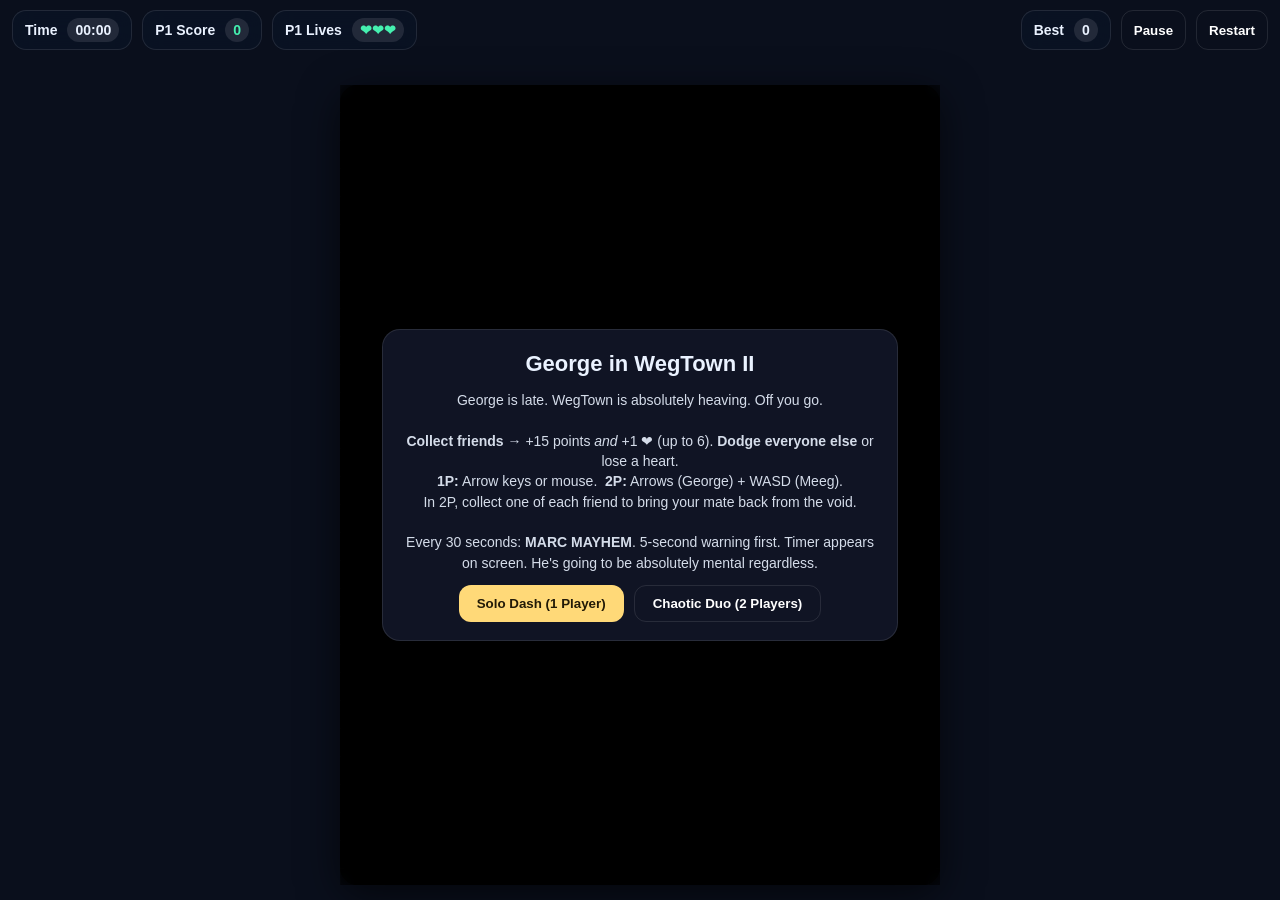
<file: games/wegtown-original/index.html>
<!doctype html>
<html lang="en">
<head>
<meta charset="utf-8" />
<meta name="viewport" content="width=device-width,initial-scale=1" />
<title>George in WegTown II</title>
<style>
  :root{
    --ink:#eaf2ff; --gold:#ffd978; --glass:#0b1324cc; --ring:#ffffff1a; --line:#ffffff22;
    --p1:#45f0b0; --p2:#b491ff; --toast:#080e1e; --bg:#0a0f1c;
    --warn-bg:#2a1500; --warn-border:#ff9500; --warn-text:#ffb340;
    --marc-bg:#2a0000; --marc-border:#ff3b30; --marc-text:#ff7070;
  }
  *{box-sizing:border-box}
  html,body{height:100%;margin:0;background:var(--bg);color:var(--ink);
    font:14px/1.45 -apple-system,BlinkMacSystemFont,"SF Pro Text","Segoe UI",Roboto,Helvetica,Arial,sans-serif}

  .shell{min-height:100%;display:flex;flex-direction:column;gap:10px}
  .hud{display:flex;justify-content:space-between;align-items:flex-start;gap:10px;padding:10px 12px;flex-wrap:wrap}
  .row{display:flex;gap:10px;flex-wrap:wrap}
  .chip{background:var(--glass);border:1px solid var(--ring);
        padding:7px 12px;border-radius:14px;font-weight:700;display:flex;gap:10px;align-items:center;
        -webkit-backdrop-filter:saturate(160%) blur(10px);backdrop-filter:saturate(160%) blur(10px)}
  .pill{background:rgba(255,255,255,.10);padding:2px 8px;border-radius:999px;font-weight:800}
  .pill.p1{color:var(--p1)} .pill.p2{color:var(--p2)}
  .btn{-webkit-appearance:none;appearance:none;border:1px solid var(--ring);background:transparent;color:#fff;
       padding:6px 12px;border-radius:12px;font-weight:700;cursor:pointer}

  .stage-wrap{display:grid;place-items:center;flex:1;padding:10px}

  /* Wider game: 3:4 aspect ratio */
  .game-wrap{position:relative;width:min(100%,600px);aspect-ratio:3/4}
  .frame{width:100%;height:100%;border-radius:18px;overflow:hidden;
         box-shadow:0 10px 40px rgba(0,0,0,.6);background:#000}
  canvas{width:100%;height:100%;display:block;background:#000}
  .frame::before{content:"";position:absolute;inset:0;pointer-events:none;
    background:
      linear-gradient(0deg,var(--line) 1px,transparent 1px) 0 0/100% 28px,
      linear-gradient(90deg,var(--line) 1px,transparent 1px) 0 0/28px 100%;
    opacity:.14}

  .overlay{position:absolute;inset:0;display:none;place-items:center;background:rgba(0,0,0,.45);
    -webkit-backdrop-filter:blur(6px);backdrop-filter:blur(6px);padding:20px;text-align:center;z-index:4}
  .panel{background:rgba(18,22,40,.92);border:1px solid rgba(255,255,255,.10);
    border-radius:18px;padding:18px 22px;width:min(92%,560px)}
  h1{margin:0 0 10px;font-size:22px}
  .muted{opacity:.9;margin-bottom:12px}
  .buttons{display:flex;gap:10px;justify-content:center;flex-wrap:wrap}
  .primary{background:var(--gold);color:#221a07;border:0;padding:10px 18px;border-radius:12px;font-weight:800;cursor:pointer}
  .secondary{background:transparent;border:1px solid var(--ring);color:#fff;padding:10px 18px;border-radius:12px;font-weight:800;cursor:pointer}

  /* Toast: centered in the game area, animated fade */
  @keyframes msgPop{
    0%  {opacity:0;transform:translate(-50%,calc(-50% + 14px))}
    10% {opacity:1;transform:translate(-50%,-50%)}
    72% {opacity:1;transform:translate(-50%,-50%)}
    100%{opacity:0;transform:translate(-50%,-50%)}
  }
  .toast{position:absolute;left:50%;top:40%;transform:translate(-50%,-50%);
    width:min(88%,380px);
    background:var(--toast);border:1px solid rgba(255,255,255,.18);
    color:#ddeeff;border-radius:16px;padding:13px 16px;font-size:14px;
    line-height:1.45;text-align:center;font-weight:600;
    box-shadow:0 8px 28px rgba(0,0,0,.65);
    opacity:0;pointer-events:none;z-index:10}
  .toast.show{animation:msgPop 3.6s ease forwards}

  /* Banner */
  .banner{position:absolute;top:12px;left:50%;transform:translateX(-50%);
    padding:7px 16px;border-radius:12px;font-weight:800;font-size:13px;
    letter-spacing:.2px;z-index:3;display:none;white-space:nowrap}
  .banner.show{display:block}
  .banner.warning{background:var(--warn-bg);border:1px solid var(--warn-border);color:var(--warn-text);
    animation:popIn .22s ease,pulse-warn 0.9s ease-in-out infinite alternate}
  .banner.mayhem{background:var(--marc-bg);border:1px solid var(--marc-border);color:var(--marc-text);
    animation:popIn .18s ease,pulse-marc 0.42s ease-in-out infinite alternate}
  @keyframes popIn{from{transform:translateX(-50%) scale(.88);opacity:.1}to{transform:translateX(-50%) scale(1);opacity:1}}
  @keyframes pulse-warn{from{box-shadow:0 0 6px var(--warn-border)}to{box-shadow:0 0 18px var(--warn-border),0 0 34px rgba(255,149,0,.35)}}
  @keyframes pulse-marc{from{box-shadow:0 0 8px var(--marc-border)}to{box-shadow:0 0 24px var(--marc-border),0 0 46px rgba(255,59,48,.4)}}
</style>
</head>
<body>
  <audio id="bgm" src="IMG_2974.R.wav" preload="auto" loop></audio>

  <div class="shell">
    <div class="hud">
      <div class="row">
        <div class="chip">Time <span id="timeChip" class="pill">00:00</span></div>
        <div class="chip">P1 Score <span id="p1Score" class="pill p1">0</span></div>
        <div class="chip">P1 Lives <span id="p1Lives" class="pill p1">❤︎❤︎❤︎</span></div>
      </div>
      <div class="row">
        <div class="chip" id="p2ScoreWrap" style="display:none">P2 Score <span id="p2Score" class="pill p2">0</span></div>
        <div class="chip" id="p2LivesWrap" style="display:none">P2 Lives <span id="p2Lives" class="pill p2">❤︎❤︎❤︎</span></div>
        <div class="chip">Best <span id="bestChip" class="pill">0</span></div>
        <button id="pauseBtn" class="btn">Pause</button>
        <button id="restartBtn" class="btn">Restart</button>
      </div>
    </div>

    <div class="stage-wrap">
      <div class="game-wrap">
        <div class="frame" id="frame">
          <canvas id="game" width="480" height="640"></canvas>
          <div id="banner" class="banner"></div>
          <div id="overlay" class="overlay"><div class="panel" id="panel"></div></div>
        </div>
        <div id="toast" class="toast"></div>
      </div>
    </div>
  </div>

<script>
window.addEventListener('error',e=>{
  console.error(e.error||e.message);
  const t=document.getElementById('toast');
  if(t){ t.textContent='Error: '+(e.message||'unknown'); t.classList.remove('show'); void t.offsetWidth; t.classList.add('show'); }
});
window.addEventListener('unhandledrejection',e=>{
  console.error('Rejection:',e.reason);
  const t=document.getElementById('toast');
  if(t){ t.textContent='Async error: '+(e.reason?.message??e.reason); t.classList.remove('show'); void t.offsetWidth; t.classList.add('show'); }
});

(function(){
  /* ---------- DOM ---------- */
  const canvas  = document.getElementById('game');
  const ctx     = canvas.getContext('2d');
  const overlay = document.getElementById('overlay');
  const panel   = document.getElementById('panel');
  const toast   = document.getElementById('toast');
  const banner  = document.getElementById('banner');
  const bgm     = document.getElementById('bgm'); bgm.volume=0.35;

  const timeChip    = document.getElementById('timeChip');
  const bestChip    = document.getElementById('bestChip');
  const p1ScoreEl   = document.getElementById('p1Score');
  const p2ScoreEl   = document.getElementById('p2Score');
  const p1LivesEl   = document.getElementById('p1Lives');
  const p2LivesEl   = document.getElementById('p2Lives');
  const p2ScoreWrap = document.getElementById('p2ScoreWrap');
  const p2LivesWrap = document.getElementById('p2LivesWrap');
  const pauseBtn    = document.getElementById('pauseBtn');
  const restartBtn  = document.getElementById('restartBtn');

  /* ---------- CONSTANTS ---------- */
  const MAX_LIVES         = 6;
  const INITIAL_LIVES     = 3;
  const FRIEND_SCORE      = 15;
  const PLAYER_SPEED      = 280;
  const PLAYER_RADIUS     = 14;
  const PLAYER_SPRITE     = 52;
  const IFRAMES_DURATION  = 1.4;
  const DIFFICULTY_MAX    = 3.8;
  const DIFFICULTY_RATE   = 0.033;
  const MAYHEM_CYCLE      = 30;
  const MAYHEM_DURATION   = 10;
  const MAYHEM_FIRST      = 30;
  const WARNING_BEFORE    = 5;
  const MARC_SPEED_MULT   = 1.6;
  const MARC_MAYHEM_SPEED = 250;

  /* ---------- AUDIO ---------- */
  let audioCtx=null;
  function ensureAudio(){
    if(!audioCtx) audioCtx=new(window.AudioContext||window.webkitAudioContext)();
    return audioCtx;
  }
  function playTone(freq,dur,type,vol,delay){
    try{
      type=type||'sine'; vol=vol||0.3; delay=delay||0;
      const ac=ensureAudio(),o=ac.createOscillator(),g=ac.createGain();
      o.connect(g); g.connect(ac.destination);
      o.frequency.value=freq; o.type=type;
      const t0=ac.currentTime+delay;
      g.gain.setValueAtTime(0.001,t0);
      g.gain.linearRampToValueAtTime(vol,t0+0.012);
      g.gain.exponentialRampToValueAtTime(0.001,t0+dur);
      o.start(t0); o.stop(t0+dur+0.06);
    }catch(e){}
  }
  const SFX={
    collect:     ()=>{ playTone(880,0.10,'sine',0.20); playTone(1320,0.14,'sine',0.15,0.07); },
    lifeGain:    ()=>{ [523,659,784,1047].forEach((f,i)=>playTone(f,0.18,'sine',0.28,i*0.07)); },
    hit:         ()=>{ playTone(90,0.35,'sawtooth',0.42); playTone(140,0.18,'square',0.22,0.04); },
    warning:     ()=>{ [440,550,440,660].forEach((f,i)=>playTone(f,0.13,'square',0.10,i*0.16)); },
    mayhemStart: ()=>{ playTone(220,0.7,'sawtooth',0.36); playTone(110,0.85,'sawtooth',0.26,0.12); },
    gameOver:    ()=>{ [330,262,196,165].forEach((f,i)=>playTone(f,0.5,'sine',0.34,i*0.18)); },
    revive:      ()=>{ [523,784,1047,1319].forEach((f,i)=>playTone(f,0.20,'sine',0.26,i*0.08)); },
  };

  /* ---------- PARTICLES ---------- */
  const particles=[];
  function addFloater(x,y,text,color){
    particles.push({x,y,text,color:color||'#ffd978',life:1.1,maxLife:1.1,vy:-55});
  }
  function updateParticles(dt){
    for(let i=particles.length-1;i>=0;i--){
      const p=particles[i]; p.life-=dt; p.y+=p.vy*dt;
      if(p.life<=0) particles.splice(i,1);
    }
  }
  function drawParticles(){
    ctx.save();
    ctx.textAlign='center'; ctx.textBaseline='middle';
    for(const p of particles){
      const a=Math.min(1,(p.life/p.maxLife)*1.6);
      ctx.globalAlpha=Math.max(0,a);
      ctx.fillStyle=p.color;
      ctx.font='bold 18px system-ui,-apple-system,sans-serif';
      ctx.fillText(p.text,p.x,p.y);
    }
    ctx.globalAlpha=1; ctx.restore();
  }

  /* ---------- SCREEN SHAKE ---------- */
  let shakeTime=0;
  function triggerShake(){ shakeTime=0.28; }

  /* ---------- MESSAGES ---------- */
  function pick(arr){ return arr[Math.floor(Math.random()*arr.length)]; }

  function toastMsg(text){
    toast.textContent=text;
    toast.classList.remove('show');
    void toast.offsetWidth; // restart animation
    toast.classList.add('show');
  }


  
  const FRIEND_QUIPS = {
    'Charlie': [
      "Fucking hell, it's Big Chaz! Least it's not one of the Wegtown thugs coming to glass us.",
      "Oi excuse chubs, Charlie's turned up! Thank Christ, thought we were getting jumped.",
      "Big Chaz you fat legend! Get over here before Marc or Vincent spots us.",
      "Charlie mate! Your sweaty arse showing up is the best thing that's happened all trip to Wegtown."
    ],
    'Ben': [
      "It's Ben! Thank fuck, thought we were about to get proper mullered by the Wegtown crew.",
      "Ben you autistic weapon! Nice to see a friendly face instead of Jude trying to start on us.",
      "Oh my days, Ben's here. Quick, before Alex or Marc clocks us and it kicks off.",
      "Ben mate! Least it's you and not one of those proper mental Wegtown bastards."
    ],
    'Willy': [
      "WILLY! You clumsy Swiss-Italian numpty, you actually made it without falling over!",
      "It's Willy! Thank God, thought we were getting surrounded by Wegtown thugs.",
      "Willy you Mario Kart Wii disaster! Get in here before Vincent starts swinging.",
      "Fucking Willy's shown up. Least he's not as dangerous as Marc on a mad one."
    ],
    'Francesco': [
      "Francesco! He's already fucking yapping... but at least he's not a Wegtown thug.",
      "It's Franky the wannabe American! Nice one mate, better than bumping into Alex.",
      "Francesco you denial merchant! Bet you're still pretending you're not a proper Yank.",
      "Oh brilliant, it's Francesco. Least he's only bringing opinions and not a bottle to the head like Vincent."
    ],
    '_default': [
      "Yes! Get in there you beauty!",
      "Thank fuck for that — thought it was one of the Wegtown weirdos.",
      "Oi, friendly face! Much better than getting absolutely twatted by Marc.",
      "Smooth as you like. Dodged the thugs again.",
      "Oh that was clean! Least it's not Vincent off his nut on speed.",
      "Proper relief mate. Thought we were in for a proper Wegtown welcome.",
      "Get in! No drama for once instead of Jude or Alex kicking off.",
      "That's the one! Beauty. Friendly instead of frightening.",
      "Mint! Dodged a proper beating there.",
      "In and out, lovely stuff. No thugs, no tears."
    ]
  };

  const HIT_MSGS = [
    "Ow! Come ON you prick!",
    "Oh what?! No no no, not now!",
    "Jesus Christ! Right in the fucking face!",
    "Oh brilliant. BRILLIANT. Well done everyone.",
    "Aw mate, what are you DOING?!",
    "Oh no no no, NOT FUCKING NOW!",
    "What?! Are you actually KIDDING me?!",
    "Aw, absolutely done in mate.",
    "Oh for FUCK'S sake!",
    "You've proper ruined it now!"
  ];

  const MARC_HIT_MSGS = [
    "MARC! What the fuck is he DOING?! Someone drag him off!",
    "Of course it's fucking Marc again! The absolute weapon!",
    "MARC! He's lost the plot! Get him away before he kills someone!",
    "Marc mate, CALM THE FUCK DOWN! CALM DOWN!",
    "It's Marc sprinting around like a total fucking lunatic!",
    "Oh my god Marc just absolutely leathered you!",
    "MARC! He had this planned all along, the sly bastard!"
  ];

  const MARC_WARNING_MSGS = [
    "🟠 Oh shit, Marc's clocked you... he looks proper aggro",
    "🟠 Oi! Marc's spotted us! He’s got that mental look — LEG IT!",
    "🟠 Fuck. It's Marc. That face means trouble. RUN.",
    "🟠 Marc incoming — he looks like he’s on one again!",
    "🟠 Oh no. Marc's found you. He’s absolutely fuming about something!"
  ];

  const MARC_MAYHEM_MSGS = [
    "🔴 MARC'S GONE FULL MENTAL — he's just charging about!",
    "🔴 OH WHAT?! MARC HAS COMPLETELY LOST HIS FUCKING HEAD!",
    "🔴 MARC MAYHEM! What the actual fuck is he doing?!",
    "🔴 JESUS CHRIST, MARC'S ON ONE — everyone scatter!"
  ];

  const REVIVE_MSGS = [
    "is BACK! YES! Come on you legend!",
    "has returned! Oh thank fuck for that!",
    "lives! GET IN! They look confused as hell but they're back!",
    "is back from the dead! Absolute scenes mate!",
    "respawned! YES! Let's fucking GO!"
  ];

  const GAMEOVER_TITLES = [
    "Oh. Right. Well. That's that then.",
    "Absolutely fucking done in.",
    "Oh mate. What a way to go.",
    "Cornered by the Wegtown lot. Classic.",
    "Proper mullered. Nice one."
  ];
  /* ---------- THEME / ASSETS ---------- */
  const THEME={
    p1:{ name:"George",src:"me.png",w:PLAYER_SPRITE,h:PLAYER_SPRITE },
    p2:{ name:"Meeg",src:"meeg_128.png",w:PLAYER_SPRITE,h:PLAYER_SPRITE },
    friends:[
      { name:"Charlie",   src:"friend_charlie_128.png",  w:46,h:46 },
      { name:"Ben",       src:"friend_ben_128.png",      w:46,h:46 },
      { name:"Willy",     src:"friend_willy_128.png",    w:46,h:46 },
      { name:"Francesco", src:"friend_francesco_128.png",w:46,h:46 }
    ],
    avoids:[
      { name:"Marc",    src:"avoid_marc_128.png",    w:58,h:58 },
      { name:"Jude",    src:"avoid_jude_128.png",    w:58,h:58 },
      { name:"Vincent", src:"avoid_vincent_128.png", w:58,h:58 },
      { name:"Alex",    src:"avoid_alex_128.png",    w:58,h:58 }
    ],
    background:"Background.png"
  };

  function loadImage(path){ return new Promise(res=>{ const im=new Image(); im.onload=()=>res(im); im.onerror=()=>res(null); im.src=path; }); }
  function initials(name){ return (name||"?").split(/\s+/).map(s=>s[0]||"").join("").slice(0,2).toUpperCase(); }
  const palette=["#6ec3ff","#8ef0b6","#ffd58a","#ff9aa2","#caa7ff","#9bd1ff","#f7b267","#b8f2e6","#f6c4ff","#caffb9"];
  function hashCode(str){ let h=0; for(let i=0;i<str.length;i++){ h=((h<<5)-h)+str.charCodeAt(i); h|=0; } return h; }

  async function loadTheme(){
    async function withImg(o){ const img=o?.src?await loadImage(o.src):null; return {...o,img}; }
    const [p1,p2,friends,avoids,bg]=await Promise.all([
      withImg(THEME.p1), withImg(THEME.p2),
      Promise.all(THEME.friends.map(withImg)),
      Promise.all(THEME.avoids.map(withImg)),
      THEME.background?loadImage(THEME.background):Promise.resolve(null)
    ]);
    return {p1,p2,friends,avoids,bg};
  }

  /* ---------- DRAWING HELPERS ---------- */
  function drawFaceSprite(obj,x,y,w,h){
    if(obj?.img){ ctx.drawImage(obj.img,x-w/2,y-h/2,w,h); }
    else{
      const key=(obj?.name)||"X";
      const col=palette[Math.abs(hashCode(key))%palette.length];
      roundedRect(x-w/2,y-h/2,w,h,Math.min(12,w*0.25),col,null);
      ctx.fillStyle="#081018";
      ctx.font=`700 ${Math.floor(h*0.36)}px system-ui,-apple-system`;
      ctx.textAlign="center"; ctx.textBaseline="middle";
      ctx.fillText(initials(key),x,y+1);
    }
  }
  function drawPlayer(face,x,y,w,h,glowRGBA,hitFlash,iFrames){
    if(iFrames>0 && Math.floor(iFrames*9)%2===1){ ctx.globalAlpha=0.22; }
    const rad=Math.max(w,h)/2+8;
    const grad=ctx.createRadialGradient(x,y,Math.max(1,rad-6),x,y,rad);
    grad.addColorStop(0,'rgba(0,0,0,0)'); grad.addColorStop(1,glowRGBA);
    ctx.fillStyle=grad; ctx.beginPath(); ctx.arc(x,y,rad,0,Math.PI*2); ctx.fill();
    drawFaceSprite(face,x,y,w,h);
    if(hitFlash>0){
      const a=Math.min(0.70,hitFlash*1.3);
      ctx.beginPath(); ctx.arc(x,y,rad,0,Math.PI*2);
      ctx.fillStyle=`rgba(255,50,50,${a})`; ctx.fill();
    }
    ctx.globalAlpha=1;
  }
  function roundedRect(x,y,w,h,r,fill,stroke){
    ctx.beginPath();
    ctx.moveTo(x+r,y); ctx.arcTo(x+w,y,x+w,y+h,r);
    ctx.arcTo(x+w,y+h,x,y+h,r); ctx.arcTo(x,y+h,x,y,r);
    ctx.arcTo(x,y,x+w,y,r); ctx.closePath();
    ctx.fillStyle=fill; ctx.fill();
    if(stroke){ ctx.strokeStyle=stroke; ctx.lineWidth=2; ctx.stroke(); }
  }

  /* ---------- MARC MAYHEM TIMER (drawn on canvas) ---------- */
  function drawMayhemTimer(){
    if(!isMarcMayhem()) return;
    const cyclePos=(elapsed-MAYHEM_FIRST)%MAYHEM_CYCLE;
    const remaining=Math.max(0,MAYHEM_DURATION-cyclePos);
    const progress=remaining/MAYHEM_DURATION;
    const cx=S.w/2, cy=S.h/2-20;
    const r=30;

    ctx.save();
    ctx.globalAlpha=0.88;

    // Dark background disc
    ctx.beginPath(); ctx.arc(cx,cy,r+7,0,Math.PI*2);
    ctx.fillStyle='rgba(18,0,0,0.78)'; ctx.fill();

    // Dim full ring
    ctx.beginPath(); ctx.arc(cx,cy,r,-Math.PI/2,-Math.PI/2+Math.PI*2);
    ctx.strokeStyle='rgba(255,59,48,0.20)'; ctx.lineWidth=5; ctx.stroke();

    // Live countdown arc
    if(progress>0){
      ctx.beginPath(); ctx.arc(cx,cy,r,-Math.PI/2,-Math.PI/2+progress*Math.PI*2);
      const urgency=remaining<=3?'#ff4040':remaining<=6?'#ff6030':'#ff3b30';
      ctx.strokeStyle=urgency; ctx.lineWidth=5; ctx.stroke();
    }

    // Number
    ctx.globalAlpha=1;
    ctx.font=`bold 22px system-ui,-apple-system,sans-serif`;
    ctx.textAlign='center'; ctx.textBaseline='middle';
    ctx.fillStyle=remaining<=3?'#ff8080':'#ffcaca';
    ctx.fillText(Math.ceil(remaining),cx,cy);

    // "MARC" label below
    ctx.font=`bold 10px system-ui,-apple-system,sans-serif`;
    ctx.fillStyle='rgba(255,100,100,0.7)';
    ctx.fillText('MARC',cx,cy+18);

    ctx.restore();
  }

  /* ---------- REVIVE PROGRESS ---------- */
  function drawReviveProgress(){
    if(!reviveTarget||!SPRITES) return;
    const n=allFriendNames.length;
    const spacing=32, total=n*spacing;
    const startX=S.w/2-total/2+spacing/2;
    const y=S.h-26;

    ctx.save();
    roundedRect(startX-22,y-18,total+12,30,8,'rgba(0,0,0,0.6)',null);

    for(let i=0;i<n;i++){
      const name=allFriendNames[i];
      const got=reviveProgress.has(name);
      const spr=SPRITES.friends.find(f=>f.name===name);
      const cx=startX+i*spacing;
      ctx.globalAlpha=got?1:0.28;
      if(spr) drawFaceSprite(spr,cx,y,22,22);
      if(got){
        ctx.globalAlpha=1; ctx.strokeStyle='#45f0b0'; ctx.lineWidth=1.5;
        ctx.beginPath(); ctx.arc(cx,y,13,0,Math.PI*2); ctx.stroke();
      }
    }
    ctx.globalAlpha=1;
    ctx.fillStyle='rgba(255,255,255,0.55)';
    ctx.font='10px system-ui,-apple-system';
    ctx.textAlign='center'; ctx.textBaseline='middle';
    ctx.fillText('collect all to revive',S.w/2,y-26);
    ctx.restore();
  }

  /* ---------- GAME STATE ---------- */
  const S={ w:480, h:640,
    p1:{ x:160,y:520,r:PLAYER_RADIUS,speed:PLAYER_SPEED,active:true, lives:INITIAL_LIVES,score:0,hitFlash:0,iFrames:0 },
    p2:{ x:320,y:520,r:PLAYER_RADIUS,speed:PLAYER_SPEED,active:false,lives:INITIAL_LIVES,score:0,hitFlash:0,iFrames:0 },
    friends:[],avoids:[],friendT:0,avoidT:0
  };
  let NUM_PLAYERS=1;
  let best=Number(localStorage.getItem('wegtown_best_sum')||0);
  let friendsCount=0,elapsed=0,difficulty=1;
  let raf=0,last=0,t=0;
  let reviveTarget=null,reviveProgress=new Set(),allFriendNames=[];
  let lastBannerState='none';

  const keys=Object.create(null);
  const pointer={active:false,x:0,y:0};

  function mapPointer(e){
    const r=canvas.getBoundingClientRect();
    const cx=(e.touches?e.touches[0].clientX:e.clientX)-r.left;
    const cy=(e.touches?e.touches[0].clientY:e.clientY)-r.top;
    pointer.x=cx*(S.w/r.width); pointer.y=cy*(S.h/r.height);
  }
  window.addEventListener('pointerdown',e=>{ mapPointer(e); pointer.active=true; });
  window.addEventListener('pointermove',e=>{ if(pointer.active) mapPointer(e); });
  window.addEventListener('pointerup',()=>pointer.active=false);
  window.addEventListener('touchend',()=>pointer.active=false,{passive:true});
  window.addEventListener('keydown',e=>{
    const k=e.key.toLowerCase();
    if(['arrowup','arrowdown','arrowleft','arrowright','w','a','s','d'].includes(k)) e.preventDefault();
    keys[k]=true; if(k==='p') togglePause();
  },{passive:false});
  window.addEventListener('keyup',e=>{ keys[e.key.toLowerCase()]=false; },{passive:false});
  pauseBtn.addEventListener('click',()=>togglePause());
  restartBtn.addEventListener('click',()=>start());

  /* ---------- OVERLAYS ---------- */
  function hideOverlay(){ overlay.hidden=true; overlay.style.display='none'; panel.innerHTML=''; }
  function showOverlay(html){ overlay.hidden=false; overlay.style.display='grid'; panel.innerHTML=html; }

  function showStart(){
    showOverlay(
      '<h1>George in WegTown II</h1>'+
      '<div class="muted">'+
        'George is late. WegTown is absolutely heaving. Off you go.<br><br>'+
        '<b>Collect friends</b> → +'+FRIEND_SCORE+' points <i>and</i> +1 ❤︎ (up to '+MAX_LIVES+'). '+
        '<b>Dodge everyone else</b> or lose a heart.<br>'+
        '<b>1P:</b> Arrow keys or mouse. &nbsp;<b>2P:</b> Arrows (George) + WASD (Meeg).<br>'+
        'In 2P, collect one of each friend to bring your mate back from the void.<br><br>'+
        'Every 30 seconds: <b>MARC MAYHEM</b>. 5-second warning first. Timer appears on screen. '+
        'He\'s going to be absolutely mental regardless.'+
      '</div>'+
      '<div class="buttons">'+
        '<button class="primary" id="start1" disabled>Solo Dash (loading…)</button>'+
        '<button class="secondary" id="start2" disabled>Chaotic Duo (loading…)</button>'+
      '</div>'
    );
    themeLoad.then(()=>{
      const b1=panel.querySelector('#start1'),b2=panel.querySelector('#start2');
      if(b1){ b1.textContent='Solo Dash (1 Player)'; b1.disabled=false; }
      if(b2){ b2.textContent='Chaotic Duo (2 Players)'; b2.disabled=false; }
    });
    panel.querySelector('#start1').addEventListener('click',async e=>{ e.preventDefault(); NUM_PLAYERS=1; await start(); },{once:true});
    panel.querySelector('#start2').addEventListener('click',async e=>{ e.preventDefault(); NUM_PLAYERS=2; await start(); },{once:true});
  }
  function showPaused(){
    showOverlay(
      '<h1>Tea break.</h1>'+
      '<div class="muted">Right. Fine. Have a biscuit.<br>'+
        'WegTown will still be heaving when you get back. Marc is literally just standing there.<br>'+
        'He\'s got a coffee. He looks patient. He is absolutely not patient.</div>'+
      '<div class="buttons">'+
        '<button class="primary" id="resumeBtn">Back at it</button>'+
        '<button class="secondary" id="quitBtn">Absolutely not</button>'+
      '</div>'
    );
    panel.querySelector('#resumeBtn').addEventListener('click',e=>{ e.preventDefault(); togglePause(); },{once:true});
    panel.querySelector('#quitBtn').addEventListener('click',e=>{ e.preventDefault(); quitToStart(); },{once:true});
  }
  function showGameOver(){
    const total=S.p1.score+(NUM_PLAYERS===2?S.p2.score:0);
    const isNewBest=total>best;
    const p2bit=NUM_PLAYERS===2?` &nbsp;|&nbsp; P2: <b>${S.p2.score}</b>`:'';
    showOverlay(
      `<h1>${pick(GAMEOVER_TITLES)}</h1>`+
      '<div class="muted">'+
        `P1: <b>${S.p1.score}</b>${p2bit}<br>`+
        `Total: <b>${total}</b> — Best: <b>${Math.max(best,total)}</b>${isNewBest?' 🏆 New record!':''}<br>`+
        `Time: <b>${fmtTime(elapsed)}</b>`+
      '</div>'+
      '<div class="buttons">'+
        '<button class="primary" id="againBtn">One more dash</button>'+
        '<button class="secondary" id="quitBtn">Quit to Start</button>'+
      '</div>'
    );
    panel.querySelector('#againBtn').addEventListener('click',async e=>{ e.preventDefault(); await start(); },{once:true});
    panel.querySelector('#quitBtn').addEventListener('click',e=>{ e.preventDefault(); quitToStart(); },{once:true});
  }

  function togglePause(){
    if(!running||gameOver) return;
    paused=!paused;
    if(paused){ bgm.pause(); showPaused(); cancelAnimationFrame(raf); }
    else{ hideOverlay(); bgm.play().catch(()=>{}); last=performance.now(); raf=requestAnimationFrame(loop); }
  }
  function quitToStart(){
    running=false; paused=false; gameOver=false;
    cancelAnimationFrame(raf); bgm.pause(); showStart();
  }

  /* ---------- ASSETS ---------- */
  let SPRITES=null,BG=null;
  const themeLoad=loadTheme().then(s=>{
    SPRITES=s; BG=s.bg; bestChip.textContent=best;
    allFriendNames=[...new Set(s.friends.map(f=>f.name||"Friend"))];
  }).finally(()=>showStart());

  /* ---------- FLOW ---------- */
  async function start(){
    await themeLoad;
    running=true; paused=false; gameOver=false;
    friendsCount=0; elapsed=0; difficulty=1;
    reviveTarget=null; reviveProgress.clear();
    shakeTime=0; particles.length=0; lastBannerState='none';
    banner.className='banner';

    S.p1={ x:S.w*0.33,y:S.h-110,r:PLAYER_RADIUS,speed:PLAYER_SPEED,active:true, lives:INITIAL_LIVES,score:0,hitFlash:0,iFrames:0 };
    S.p2={ x:S.w*0.66,y:S.h-110,r:PLAYER_RADIUS,speed:PLAYER_SPEED,active:(NUM_PLAYERS===2),lives:INITIAL_LIVES,score:0,hitFlash:0,iFrames:0 };
    p2ScoreWrap.style.display=NUM_PLAYERS===2?'':'none';
    p2LivesWrap.style.display=NUM_PLAYERS===2?'':'none';

    S.friends.length=0; S.avoids.length=0; S.friendT=0; S.avoidT=0;
    updateHud(); hideOverlay(); last=performance.now(); t=0;
    bgm.currentTime=0; bgm.play().catch(()=>{});
    cancelAnimationFrame(raf); raf=requestAnimationFrame(loop);
  }
  function end(){
    running=false; paused=false; gameOver=true;
    cancelAnimationFrame(raf); bgm.pause(); SFX.gameOver();
    const total=S.p1.score+(NUM_PLAYERS===2?S.p2.score:0);
    best=Math.max(best,total);
    localStorage.setItem('wegtown_best_sum',String(best));
    updateHud(); showGameOver();
  }

  /* ---------- LOOP ---------- */
  function loop(ts){
    const dt=Math.min(0.033,(ts-last)/1000); last=ts; t+=dt;
    update(dt); draw();
    if(running&&!paused) raf=requestAnimationFrame(loop);
  }

  function update(dt){
    if(paused) return;
    difficulty=Math.min(DIFFICULTY_MAX,difficulty+dt*DIFFICULTY_RATE);
    elapsed+=dt;
    if(S.p1.hitFlash>0) S.p1.hitFlash=Math.max(0,S.p1.hitFlash-dt);
    if(S.p2.hitFlash>0) S.p2.hitFlash=Math.max(0,S.p2.hitFlash-dt);
    if(S.p1.iFrames>0)  S.p1.iFrames=Math.max(0,S.p1.iFrames-dt);
    if(S.p2.iFrames>0)  S.p2.iFrames=Math.max(0,S.p2.iFrames-dt);
    if(shakeTime>0)     shakeTime=Math.max(0,shakeTime-dt);
    movePlayers(dt); spawnThings(dt); updateFriends(dt); updateAvoids(dt); updateParticles(dt);
    if(NUM_PLAYERS===1){ if(!S.p1.active){ end(); return; } }
    else if(!S.p1.active&&!S.p2.active){ end(); return; }
    updateHud(); updateBanner();
  }

  function movePlayers(dt){
    if(S.p1.active){
      let vx=0,vy=0;
      if(keys['arrowleft'])  vx-=1;
      if(keys['arrowright']) vx+=1;
      if(keys['arrowup'])    vy-=1;
      if(keys['arrowdown'])  vy+=1;
      if(NUM_PLAYERS===1&&pointer.active){
        const dx=pointer.x-S.p1.x,dy=pointer.y-S.p1.y,L=Math.hypot(dx,dy)||1;
        vx=(dx/L)*1.6; vy=(dy/L)*1.6;
      }
      S.p1.x=clamp(S.p1.x+vx*S.p1.speed*dt,S.p1.r,S.w-S.p1.r);
      S.p1.y=clamp(S.p1.y+vy*S.p1.speed*dt,S.p1.r+60,S.h-S.p1.r);
    }
    if(S.p2.active){
      let vx=0,vy=0;
      if(keys['a']) vx-=1; if(keys['d']) vx+=1;
      if(keys['w']) vy-=1; if(keys['s']) vy+=1;
      S.p2.x=clamp(S.p2.x+vx*S.p2.speed*dt,S.p2.r,S.w-S.p2.r);
      S.p2.y=clamp(S.p2.y+vy*S.p2.speed*dt,S.p2.r+60,S.h-S.p2.r);
    }
  }

  function spawnThings(dt){
    S.friendT-=dt; S.avoidT-=dt;
    if(S.friendT<=0){
      S.friendT=(0.9+Math.random()*0.7)/difficulty;
      const f=SPRITES.friends[Math.floor(Math.random()*SPRITES.friends.length)];
      const r=14;
      S.friends.push({kind:f,x:rand(r,S.w-r),y:-r,r,vy:rand(60,110)*difficulty});
    }
    if(S.avoidT<=0){
      S.avoidT=(0.8+Math.random()*0.5)/difficulty;
      const av=SPRITES.avoids[Math.floor(Math.random()*SPRITES.avoids.length)];
      const w=av.w||56,h=av.h||56;
      let vy=rand(90,160)*difficulty,vx=rand(-30,30);
      if((av.name||'').toLowerCase()==='marc'){ vy*=MARC_SPEED_MULT; vx*=MARC_SPEED_MULT; }
      S.avoids.push({kind:av,x:rand(0,S.w-w),y:-h,w,h,vy,vx});
    }
  }

  function updateFriends(dt){
    for(let i=S.friends.length-1;i>=0;i--){
      const f=S.friends[i]; f.y+=f.vy*dt;
      if(f.y-f.r>S.h+12){ S.friends.splice(i,1); continue; }
      if(S.p1.active&&circleCircleHit(S.p1.x,S.p1.y,S.p1.r,f.x,f.y,f.r)){
        const {x:fx,y:fy}=f; S.friends.splice(i,1); S.p1.score+=FRIEND_SCORE; friendsCount++;
        onFriendCollected('p1',f.kind.name||'Friend',fx,fy); continue;
      }
      if(S.p2.active&&circleCircleHit(S.p2.x,S.p2.y,S.p2.r,f.x,f.y,f.r)){
        const {x:fx,y:fy}=f; S.friends.splice(i,1); S.p2.score+=FRIEND_SCORE; friendsCount++;
        onFriendCollected('p2',f.kind.name||'Friend',fx,fy); continue;
      }
    }
  }

  function onFriendCollected(by,fname,fx,fy){
    const P=S[by];
    SFX.collect();
    addFloater(fx+14,fy,'+'+FRIEND_SCORE,'#ffd978');
    if(P.lives<MAX_LIVES){
      P.lives++; SFX.lifeGain();
      addFloater(fx-14,fy-28,'+1 ❤︎','#ff7096');
    }
    const quips=FRIEND_QUIPS[fname]||FRIEND_QUIPS['_default'];
    toastMsg('🫶 '+fname+' — '+pick(quips));
    if(reviveTarget&&((by==='p1'&&!S.p2.active)||(by==='p2'&&!S.p1.active))){
      reviveProgress.add(fname);
      if(allFriendNames.every(n=>reviveProgress.has(n))){
        const who=reviveTarget; reviveTarget=null; reviveProgress.clear();
        const RP=S[who]; RP.active=true; RP.lives=INITIAL_LIVES; RP.hitFlash=0; RP.iFrames=0;
        RP.x=who==='p1'?S.w*0.33:S.w*0.66; RP.y=S.h-110;
        SFX.revive();
        toastMsg('🔔 '+(who==='p1'?'George':'Meeg')+' '+pick(REVIVE_MSGS));
      }
    }
  }

  function updateAvoids(dt){
    const mayhem=isMarcMayhem(), TOP=34;
    for(let i=S.avoids.length-1;i>=0;i--){
      const a=S.avoids[i];
      const isMarc=(a.kind.name||'').toLowerCase()==='marc';
      if(mayhem&&isMarc){
        if(!a._angle) a._angle=Math.random()*Math.PI*2;
        a._angle+=(Math.random()-0.5)*0.4;
        if(Math.abs(Math.sin(a._angle))<0.25) a._angle+=(Math.random()<0.5?1:-1)*0.45;
        const speed=MARC_MAYHEM_SPEED*Math.max(1,difficulty);
        a.vx=Math.cos(a._angle)*speed; a.vy=Math.sin(a._angle)*speed;
        a.x+=a.vx*dt; a.y+=a.vy*dt;
        if(a.x<-a.w*0.25){ a.x=-a.w*0.25; a._angle=Math.PI-a._angle; }
        if(a.x>S.w-a.w*0.75){ a.x=S.w-a.w*0.75; a._angle=Math.PI-a._angle; }
        if(a.y<TOP){ a.y=TOP; a._angle=-a._angle; }
        if(a.y>S.h-a.h*0.5){ a.y=S.h-a.h*0.5; a._angle=-a._angle; }
      } else {
        a.y+=a.vy*dt; a.x+=a.vx*dt*0.5;
      }
      if(a.y>S.h+40||a.x<-a.w-20||a.x>S.w+a.w+20){ S.avoids.splice(i,1); continue; }
      if(S.p1.active&&S.p1.iFrames<=0&&circleRectHit(S.p1.x,S.p1.y,S.p1.r,a.x,a.y,a.w,a.h)){
        onHit('p1',isMarc,a.x+a.w/2,a.y+a.h/2); S.avoids.splice(i,1); continue;
      }
      if(S.p2.active&&S.p2.iFrames<=0&&circleRectHit(S.p2.x,S.p2.y,S.p2.r,a.x,a.y,a.w,a.h)){
        onHit('p2',isMarc,a.x+a.w/2,a.y+a.h/2); S.avoids.splice(i,1); continue;
      }
    }
  }

  function onHit(who,isMarc,hx,hy){
    const P=S[who]; if(!P.active) return;
    P.lives--; P.hitFlash=0.55; P.iFrames=IFRAMES_DURATION;
    triggerShake(); SFX.hit();
    addFloater(hx??P.x,hy??P.y-20,'-1 ❤︎','#ff4444');
    const name=who==='p1'?'George':'Meeg';
    const msg=isMarc?pick(MARC_HIT_MSGS):pick(HIT_MSGS);
    toastMsg('💥 '+name+' — '+msg+' ('+Math.max(0,P.lives)+' hearts left)');
    if(P.lives<=0){
      P.active=false;
      if(NUM_PLAYERS===1){
        toastMsg('Oh no. All hearts gone. Game over. Right. That\'s that.');
      } else {
        reviveTarget=who; reviveProgress.clear();
        const other=who==='p1'?'Meeg':'George';
        toastMsg(other+' needs one of each friend to bring '+name+' back!');
      }
    }
  }

  /* ---------- MARC MAYHEM ---------- */
  function isMarcMayhem(){
    if(elapsed<MAYHEM_FIRST) return false;
    return (elapsed-MAYHEM_FIRST)%MAYHEM_CYCLE<MAYHEM_DURATION;
  }
  function isMarcWarning(){
    if(isMarcMayhem()) return false;
    if(elapsed<MAYHEM_FIRST-WARNING_BEFORE) return false;
    if(elapsed<MAYHEM_FIRST) return true;
    return (elapsed-MAYHEM_FIRST)%MAYHEM_CYCLE>=(MAYHEM_CYCLE-WARNING_BEFORE);
  }
  function updateBanner(){
    const mayhem=isMarcMayhem(),warn=isMarcWarning();
    const state=mayhem?'mayhem':warn?'warning':'none';
    if(state!==lastBannerState){
      if(state==='mayhem'){ SFX.mayhemStart(); banner.textContent=pick(MARC_MAYHEM_MSGS); }
      else if(state==='warning'){ SFX.warning(); banner.textContent=pick(MARC_WARNING_MSGS); }
      lastBannerState=state;
    }
    banner.className=state==='none'?'banner':'banner show '+state;
  }

  /* ---------- HUD ---------- */
  function updateHud(){
    timeChip.textContent=fmtTime(elapsed);
    p1ScoreEl.textContent=S.p1.score;
    p1LivesEl.textContent='❤︎'.repeat(Math.max(0,S.p1.lives));
    if(NUM_PLAYERS===2){
      p2ScoreEl.textContent=S.p2.score;
      p2LivesEl.textContent='❤︎'.repeat(Math.max(0,S.p2.lives));
    }
    bestChip.textContent=Math.max(best,S.p1.score+(NUM_PLAYERS===2?S.p2.score:0));
  }

  /* ---------- DRAW ---------- */
  function draw(){
    const w=S.w,h=S.h;
    ctx.clearRect(0,0,w,h);
    const sx=shakeTime>0?(Math.random()-0.5)*9:0;
    const sy=shakeTime>0?(Math.random()-0.5)*9:0;
    ctx.save(); ctx.translate(sx,sy);

    // Background
    if(BG&&BG.width&&BG.height){
      const scale=Math.max(w/BG.width,h/BG.height);
      const dw=BG.width*scale,dh=BG.height*scale;
      ctx.drawImage(BG,(w-dw)/2,(h-dh)/2,dw,dh);
      ctx.fillStyle='rgba(0,0,0,0.24)'; ctx.fillRect(0,0,w,h);
    } else {
      const g=ctx.createLinearGradient(0,0,0,h);
      g.addColorStop(0,'#0f172a'); g.addColorStop(1,'#1f2937');
      ctx.fillStyle=g; ctx.fillRect(0,0,w,h);
    }

    // Friends
    for(const f of S.friends) drawFaceSprite(f.kind,f.x,f.y,f.kind.w||38,f.kind.h||38);

    // Enemies (Marc glows red during mayhem)
    const mayhem=isMarcMayhem();
    for(const a of S.avoids){
      const isMarc=(a.kind.name||'').toLowerCase()==='marc';
      const cx=a.x+a.w/2,cy=a.y+a.h/2;
      if(mayhem&&isMarc){
        const gr=a.w/2+14,pulse=0.28+0.24*Math.sin(t*11);
        const mg=ctx.createRadialGradient(cx,cy,0,cx,cy,gr);
        mg.addColorStop(0,`rgba(255,50,50,${pulse})`); mg.addColorStop(1,'rgba(255,0,0,0)');
        ctx.fillStyle=mg; ctx.beginPath(); ctx.arc(cx,cy,gr,0,Math.PI*2); ctx.fill();
      }
      drawFaceSprite(a.kind,cx,cy,a.w,a.h);
    }

    // Players
    const P1GLOW='rgba(0,255,160,0.45)',P2GLOW='rgba(170,120,255,0.45)';
    if(S.p1.active) drawPlayer(SPRITES.p1||SPRITES.p2,S.p1.x,S.p1.y,
      SPRITES.p1?.w||PLAYER_SPRITE,SPRITES.p1?.h||PLAYER_SPRITE,P1GLOW,S.p1.hitFlash,S.p1.iFrames);
    if(S.p2.active){
      const face=(SPRITES.p2&&(SPRITES.p2.img||SPRITES.p2.name))?SPRITES.p2:(SPRITES.p1||SPRITES.p2);
      drawPlayer(face,S.p2.x,S.p2.y,face.w||PLAYER_SPRITE,face.h||PLAYER_SPRITE,P2GLOW,S.p2.hitFlash,S.p2.iFrames);
    }

    // Marc timer + revive UI + particles
    drawMayhemTimer();
    drawReviveProgress();
    drawParticles();
    ctx.restore();
  }

  /* ---------- HELPERS ---------- */
  const clamp=(v,a,b)=>Math.max(a,Math.min(b,v));
  const rand=(a,b)=>a+Math.random()*(b-a);
  function circleRectHit(cx,cy,r,rx,ry,rw,rh){
    const nx=Math.max(rx,Math.min(rx+rw,cx)),ny=Math.max(ry,Math.min(ry+rh,cy));
    return (cx-nx)**2+(cy-ny)**2<=r*r;
  }
  function circleCircleHit(x1,y1,r1,x2,y2,r2){
    return (x1-x2)**2+(y1-y2)**2<=(r1+r2)**2;
  }
  function fmtTime(s){ const m=Math.floor(s/60),ss=Math.floor(s%60); return `${String(m).padStart(2,'0')}:${String(ss).padStart(2,'0')}`; }

  let running=false,paused=false,gameOver=false;
})();
</script>
<script src="../../app-update.js" defer></script>
</body>
</html>
</file>
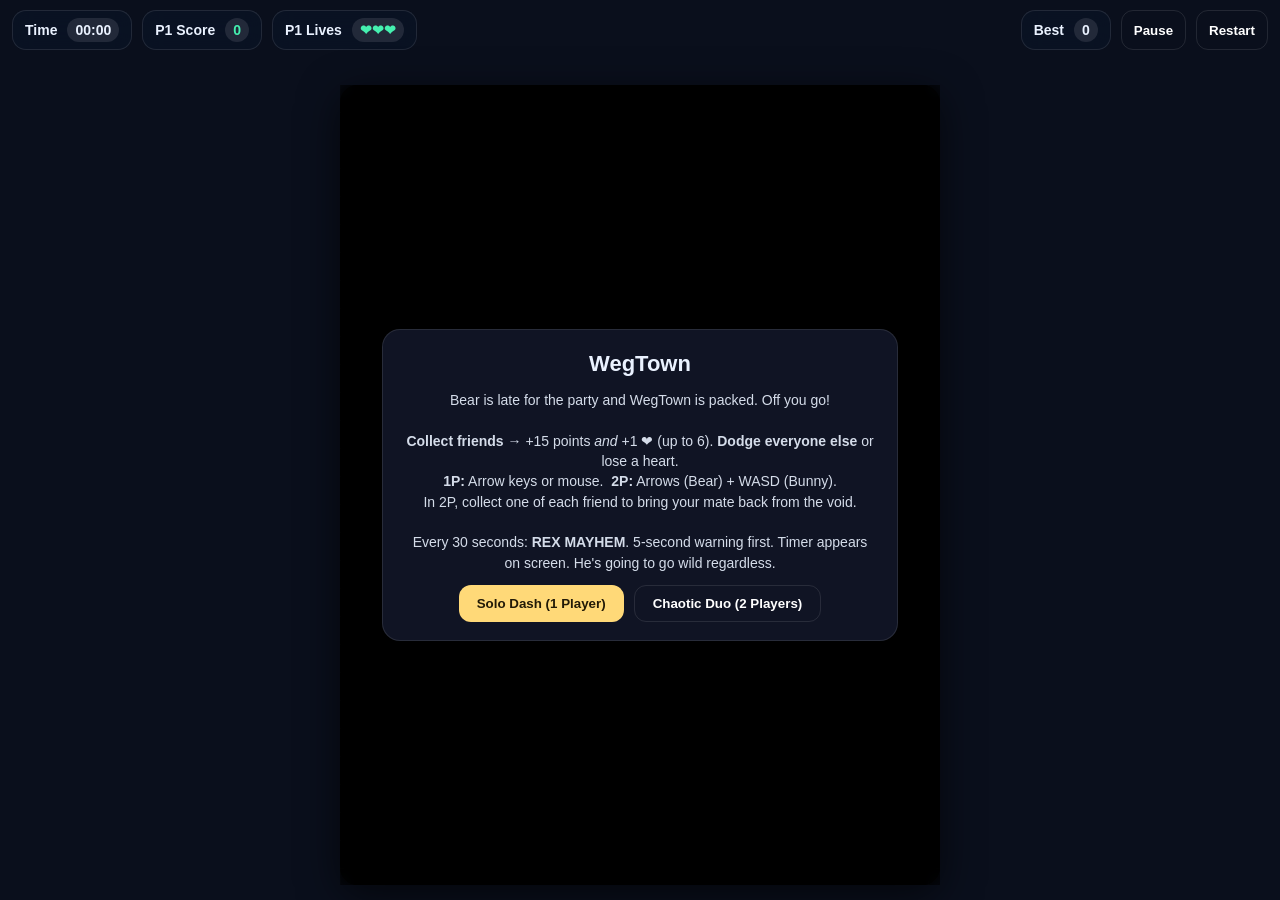
<file: games/wegtown/index.html>
<!doctype html>
<html lang="en">
<head>
<meta charset="utf-8" />
<meta name="viewport" content="width=device-width,initial-scale=1" />
<title>WegTown — Family Edition</title>
<style>
  :root{
    --ink:#eaf2ff; --gold:#ffd978; --glass:#0b1324cc; --ring:#ffffff1a; --line:#ffffff22;
    --p1:#45f0b0; --p2:#b491ff; --toast:#080e1e; --bg:#0a0f1c;
    --warn-bg:#2a1500; --warn-border:#ff9500; --warn-text:#ffb340;
    --rex-bg:#2a0000; --rex-border:#ff3b30; --rex-text:#ff7070;
  }
  *{box-sizing:border-box}
  html,body{height:100%;margin:0;background:var(--bg);color:var(--ink);
    font:14px/1.45 -apple-system,BlinkMacSystemFont,"SF Pro Text","Segoe UI",Roboto,Helvetica,Arial,sans-serif}

  .shell{min-height:100%;display:flex;flex-direction:column;gap:10px}
  .hud{display:flex;justify-content:space-between;align-items:flex-start;gap:10px;padding:10px 12px;flex-wrap:wrap}
  .row{display:flex;gap:10px;flex-wrap:wrap}
  .chip{background:var(--glass);border:1px solid var(--ring);
        padding:7px 12px;border-radius:14px;font-weight:700;display:flex;gap:10px;align-items:center;
        -webkit-backdrop-filter:saturate(160%) blur(10px);backdrop-filter:saturate(160%) blur(10px)}
  .pill{background:rgba(255,255,255,.10);padding:2px 8px;border-radius:999px;font-weight:800}
  .pill.p1{color:var(--p1)} .pill.p2{color:var(--p2)}
  .btn{-webkit-appearance:none;appearance:none;border:1px solid var(--ring);background:transparent;color:#fff;
       padding:6px 12px;border-radius:12px;font-weight:700;cursor:pointer}

  .stage-wrap{display:grid;place-items:center;flex:1;padding:10px}

  /* Wider game: 3:4 aspect ratio */
  .game-wrap{position:relative;width:min(100%,600px);aspect-ratio:3/4}
  .frame{width:100%;height:100%;border-radius:18px;overflow:hidden;
         box-shadow:0 10px 40px rgba(0,0,0,.6);background:#000}
  canvas{width:100%;height:100%;display:block;background:#000}
  .frame::before{content:"";position:absolute;inset:0;pointer-events:none;
    background:
      linear-gradient(0deg,var(--line) 1px,transparent 1px) 0 0/100% 28px,
      linear-gradient(90deg,var(--line) 1px,transparent 1px) 0 0/28px 100%;
    opacity:.14}

  .overlay{position:absolute;inset:0;display:none;place-items:center;background:rgba(0,0,0,.45);
    -webkit-backdrop-filter:blur(6px);backdrop-filter:blur(6px);padding:20px;text-align:center;z-index:4}
  .panel{background:rgba(18,22,40,.92);border:1px solid rgba(255,255,255,.10);
    border-radius:18px;padding:18px 22px;width:min(92%,560px)}
  h1{margin:0 0 10px;font-size:22px}
  .muted{opacity:.9;margin-bottom:12px}
  .buttons{display:flex;gap:10px;justify-content:center;flex-wrap:wrap}
  .primary{background:var(--gold);color:#221a07;border:0;padding:10px 18px;border-radius:12px;font-weight:800;cursor:pointer}
  .secondary{background:transparent;border:1px solid var(--ring);color:#fff;padding:10px 18px;border-radius:12px;font-weight:800;cursor:pointer}

  /* Toast: centered in the game area, animated fade */
  @keyframes msgPop{
    0%  {opacity:0;transform:translate(-50%,calc(-50% + 14px))}
    10% {opacity:1;transform:translate(-50%,-50%)}
    72% {opacity:1;transform:translate(-50%,-50%)}
    100%{opacity:0;transform:translate(-50%,-50%)}
  }
  .toast{position:absolute;left:50%;top:40%;transform:translate(-50%,-50%);
    width:min(88%,380px);
    background:var(--toast);border:1px solid rgba(255,255,255,.18);
    color:#ddeeff;border-radius:16px;padding:13px 16px;font-size:14px;
    line-height:1.45;text-align:center;font-weight:600;
    box-shadow:0 8px 28px rgba(0,0,0,.65);
    opacity:0;pointer-events:none;z-index:10}
  .toast.show{animation:msgPop 3.6s ease forwards}

  /* Banner */
  .banner{position:absolute;top:12px;left:50%;transform:translateX(-50%);
    padding:7px 16px;border-radius:12px;font-weight:800;font-size:13px;
    letter-spacing:.2px;z-index:3;display:none;white-space:nowrap}
  .banner.show{display:block}
  .banner.warning{background:var(--warn-bg);border:1px solid var(--warn-border);color:var(--warn-text);
    animation:popIn .22s ease,pulse-warn 0.9s ease-in-out infinite alternate}
  .banner.mayhem{background:var(--rex-bg);border:1px solid var(--rex-border);color:var(--rex-text);
    animation:popIn .18s ease,pulse-rex 0.42s ease-in-out infinite alternate}
  @keyframes popIn{from{transform:translateX(-50%) scale(.88);opacity:.1}to{transform:translateX(-50%) scale(1);opacity:1}}
  @keyframes pulse-warn{from{box-shadow:0 0 6px var(--warn-border)}to{box-shadow:0 0 18px var(--warn-border),0 0 34px rgba(255,149,0,.35)}}
  @keyframes pulse-rex{from{box-shadow:0 0 8px var(--rex-border)}to{box-shadow:0 0 24px var(--rex-border),0 0 46px rgba(255,59,48,.4)}}
</style>
</head>
<body>
  <audio id="bgm" loop></audio>

  <div class="shell">
    <div class="hud">
      <div class="row">
        <div class="chip">Time <span id="timeChip" class="pill">00:00</span></div>
        <div class="chip">P1 Score <span id="p1Score" class="pill p1">0</span></div>
        <div class="chip">P1 Lives <span id="p1Lives" class="pill p1">❤︎❤︎❤︎</span></div>
      </div>
      <div class="row">
        <div class="chip" id="p2ScoreWrap" style="display:none">P2 Score <span id="p2Score" class="pill p2">0</span></div>
        <div class="chip" id="p2LivesWrap" style="display:none">P2 Lives <span id="p2Lives" class="pill p2">❤︎❤︎❤︎</span></div>
        <div class="chip">Best <span id="bestChip" class="pill">0</span></div>
        <button id="pauseBtn" class="btn">Pause</button>
        <button id="restartBtn" class="btn">Restart</button>
      </div>
    </div>

    <div class="stage-wrap">
      <div class="game-wrap">
        <div class="frame" id="frame">
          <canvas id="game" width="480" height="640"></canvas>
          <div id="banner" class="banner"></div>
          <div id="overlay" class="overlay"><div class="panel" id="panel"></div></div>
        </div>
        <div id="toast" class="toast"></div>
      </div>
    </div>
  </div>

<script>
window.addEventListener('error',e=>{
  console.error(e.error||e.message);
  const t=document.getElementById('toast');
  if(t){ t.textContent='Error: '+(e.message||'unknown'); t.classList.remove('show'); void t.offsetWidth; t.classList.add('show'); }
});
window.addEventListener('unhandledrejection',e=>{
  console.error('Rejection:',e.reason);
  const t=document.getElementById('toast');
  if(t){ t.textContent='Async error: '+(e.reason?.message??e.reason); t.classList.remove('show'); void t.offsetWidth; t.classList.add('show'); }
});

(function(){
  /* ---------- DOM ---------- */
  const canvas  = document.getElementById('game');
  const ctx     = canvas.getContext('2d');
  const overlay = document.getElementById('overlay');
  const panel   = document.getElementById('panel');
  const toast   = document.getElementById('toast');
  const banner  = document.getElementById('banner');
  const bgm     = document.getElementById('bgm'); bgm.volume=0.35;

  const timeChip    = document.getElementById('timeChip');
  const bestChip    = document.getElementById('bestChip');
  const p1ScoreEl   = document.getElementById('p1Score');
  const p2ScoreEl   = document.getElementById('p2Score');
  const p1LivesEl   = document.getElementById('p1Lives');
  const p2LivesEl   = document.getElementById('p2Lives');
  const p2ScoreWrap = document.getElementById('p2ScoreWrap');
  const p2LivesWrap = document.getElementById('p2LivesWrap');
  const pauseBtn    = document.getElementById('pauseBtn');
  const restartBtn  = document.getElementById('restartBtn');

  /* ---------- CONSTANTS ---------- */
  const MAX_LIVES         = 6;
  const INITIAL_LIVES     = 3;
  const FRIEND_SCORE      = 15;
  const PLAYER_SPEED      = 280;
  const PLAYER_RADIUS     = 14;
  const PLAYER_SPRITE     = 52;
  const IFRAMES_DURATION  = 1.4;
  const DIFFICULTY_MAX    = 3.8;
  const DIFFICULTY_RATE   = 0.033;
  const MAYHEM_CYCLE      = 30;
  const MAYHEM_DURATION   = 10;
  const MAYHEM_FIRST      = 30;
  const WARNING_BEFORE    = 5;
  const REX_SPEED_MULT   = 1.6;
  const REX_MAYHEM_SPEED = 250;

  /* ---------- AUDIO ---------- */
  let audioCtx=null;
  function ensureAudio(){
    if(!audioCtx) audioCtx=new(window.AudioContext||window.webkitAudioContext)();
    return audioCtx;
  }
  function playTone(freq,dur,type,vol,delay){
    try{
      type=type||'sine'; vol=vol||0.3; delay=delay||0;
      const ac=ensureAudio(),o=ac.createOscillator(),g=ac.createGain();
      o.connect(g); g.connect(ac.destination);
      o.frequency.value=freq; o.type=type;
      const t0=ac.currentTime+delay;
      g.gain.setValueAtTime(0.001,t0);
      g.gain.linearRampToValueAtTime(vol,t0+0.012);
      g.gain.exponentialRampToValueAtTime(0.001,t0+dur);
      o.start(t0); o.stop(t0+dur+0.06);
    }catch(e){}
  }
  const SFX={
    collect:     ()=>{ playTone(880,0.10,'sine',0.20); playTone(1320,0.14,'sine',0.15,0.07); },
    lifeGain:    ()=>{ [523,659,784,1047].forEach((f,i)=>playTone(f,0.18,'sine',0.28,i*0.07)); },
    hit:         ()=>{ playTone(90,0.35,'sawtooth',0.42); playTone(140,0.18,'square',0.22,0.04); },
    warning:     ()=>{ [440,550,440,660].forEach((f,i)=>playTone(f,0.13,'square',0.10,i*0.16)); },
    mayhemStart: ()=>{ playTone(220,0.7,'sawtooth',0.36); playTone(110,0.85,'sawtooth',0.26,0.12); },
    gameOver:    ()=>{ [330,262,196,165].forEach((f,i)=>playTone(f,0.5,'sine',0.34,i*0.18)); },
    revive:      ()=>{ [523,784,1047,1319].forEach((f,i)=>playTone(f,0.20,'sine',0.26,i*0.08)); },
  };

  /* ---------- PARTICLES ---------- */
  const particles=[];
  function addFloater(x,y,text,color){
    particles.push({x,y,text,color:color||'#ffd978',life:1.1,maxLife:1.1,vy:-55});
  }
  function updateParticles(dt){
    for(let i=particles.length-1;i>=0;i--){
      const p=particles[i]; p.life-=dt; p.y+=p.vy*dt;
      if(p.life<=0) particles.splice(i,1);
    }
  }
  function drawParticles(){
    ctx.save();
    ctx.textAlign='center'; ctx.textBaseline='middle';
    for(const p of particles){
      const a=Math.min(1,(p.life/p.maxLife)*1.6);
      ctx.globalAlpha=Math.max(0,a);
      ctx.fillStyle=p.color;
      ctx.font='bold 18px system-ui,-apple-system,sans-serif';
      ctx.fillText(p.text,p.x,p.y);
    }
    ctx.globalAlpha=1; ctx.restore();
  }

  /* ---------- SCREEN SHAKE ---------- */
  let shakeTime=0;
  function triggerShake(){ shakeTime=0.28; }

  /* ---------- MESSAGES ---------- */
  function pick(arr){ return arr[Math.floor(Math.random()*arr.length)]; }

  function toastMsg(text){
    toast.textContent=text;
    toast.classList.remove('show');
    void toast.offsetWidth; // restart animation
    toast.classList.add('show');
  }


  
  const FRIEND_QUIPS = {
    'Pip':  ["Pip! A friendly face in the crowd!","Pip to the rescue. Hearts up!","Pip waves hello. Nice catch!"],
    'Fern': ["Fern found you! Lovely timing.","Fern's here, and she brought snacks.","Fern! Just when you needed her."],
    'Bobo': ["Bobo bounces in. Brilliant!","Bobo! Good to see you, pal.","Bobo the legend arrives."],
    'Kiki': ["Kiki! Perfect timing.","Kiki's on your side. Hooray!","Kiki joins the party!"]
  };

  const HIT_MSGS = [
    "Ouch! That one stung.",
    "Oh no, not now!",
    "Bonk! Right on the nose.",
    "Well, that didn't go to plan.",
    "Watch out next time!",
    "Oops. That's a heart gone.",
    "Yikes! Keep moving!",
    "You'll get them next time."
  ];

  const REX_HIT_MSGS = [
    "REX! He's going wild!",
    "Rex charged straight into you!",
    "Rex is on the rampage again!",
    "Ouch! Rex strikes!",
    "Rex is out of control!"
  ];

  const REX_WARNING_MSGS = [
    "🟠 Rex has spotted you. Get ready!",
    "🟠 Uh-oh, Rex is looking your way!",
    "🟠 Rex incoming. Stay sharp!",
    "🟠 Rex is getting restless..."
  ];

  const REX_MAYHEM_MSGS = [
    "🔴 REX MAYHEM! Everybody scatter!",
    "🔴 REX HAS GONE WILD! Dodge!",
    "🔴 REX MAYHEM! Stay on your toes!"
  ];

  const REVIVE_MSGS = [
    "is BACK! Welcome back!",
    "has returned! Great teamwork!",
    "is back in the game!",
    "respawned! Let's go!"
  ];

  const GAMEOVER_TITLES = [
    "Well, that's that then.",
    "Game over. Good try!",
    "Out of hearts. So close!",
    "Cornered by the crowd.",
    "Better luck next time."
  ];
  /* ---------- THEME / ASSETS ---------- */
  const THEME={
    p1:{ name:"Bear",emoji:"🐻",w:PLAYER_SPRITE,h:PLAYER_SPRITE },
    p2:{ name:"Bunny",emoji:"🐰",w:PLAYER_SPRITE,h:PLAYER_SPRITE },
    friends:[
      { name:"Pip",  emoji:"🐧",w:46,h:46 },
      { name:"Fern", emoji:"🦊",w:46,h:46 },
      { name:"Bobo", emoji:"🐼",w:46,h:46 },
      { name:"Kiki", emoji:"🐸",w:46,h:46 }
    ],
    avoids:[
      { name:"Rex", emoji:"🦈",w:58,h:58 },
      { name:"Gus",  emoji:"🐙",w:58,h:58 },
      { name:"Zed",  emoji:"👾",w:58,h:58 },
      { name:"Vik",  emoji:"🦂",w:58,h:58 }
    ],
    background:null
  };

  function loadImage(path){ return new Promise(res=>{ const im=new Image(); im.onload=()=>res(im); im.onerror=()=>res(null); im.src=path; }); }
  function initials(name){ return (name||"?").split(/\s+/).map(s=>s[0]||"").join("").slice(0,2).toUpperCase(); }
  const palette=["#6ec3ff","#8ef0b6","#ffd58a","#ff9aa2","#caa7ff","#9bd1ff","#f7b267","#b8f2e6","#f6c4ff","#caffb9"];
  function hashCode(str){ let h=0; for(let i=0;i<str.length;i++){ h=((h<<5)-h)+str.charCodeAt(i); h|=0; } return h; }

  async function loadTheme(){
    async function withImg(o){ const img=o?.src?await loadImage(o.src):null; return {...o,img}; }
    const [p1,p2,friends,avoids,bg]=await Promise.all([
      withImg(THEME.p1), withImg(THEME.p2),
      Promise.all(THEME.friends.map(withImg)),
      Promise.all(THEME.avoids.map(withImg)),
      THEME.background?loadImage(THEME.background):Promise.resolve(null)
    ]);
    return {p1,p2,friends,avoids,bg};
  }

  /* ---------- DRAWING HELPERS ---------- */
  function drawFaceSprite(obj,x,y,w,h){
    if(obj?.img){ ctx.drawImage(obj.img,x-w/2,y-h/2,w,h); }
    else if(obj?.emoji){
      ctx.font=`${Math.floor(h*0.85)}px "Apple Color Emoji","Segoe UI Emoji","Noto Color Emoji",sans-serif`;
      ctx.textAlign="center"; ctx.textBaseline="middle";
      ctx.fillText(obj.emoji,x,y+2);
    }
    else{
      const key=(obj?.name)||"X";
      const col=palette[Math.abs(hashCode(key))%palette.length];
      roundedRect(x-w/2,y-h/2,w,h,Math.min(12,w*0.25),col,null);
      ctx.fillStyle="#081018";
      ctx.font=`700 ${Math.floor(h*0.36)}px system-ui,-apple-system`;
      ctx.textAlign="center"; ctx.textBaseline="middle";
      ctx.fillText(initials(key),x,y+1);
    }
  }
  function drawPlayer(face,x,y,w,h,glowRGBA,hitFlash,iFrames){
    if(iFrames>0 && Math.floor(iFrames*9)%2===1){ ctx.globalAlpha=0.22; }
    const rad=Math.max(w,h)/2+8;
    const grad=ctx.createRadialGradient(x,y,Math.max(1,rad-6),x,y,rad);
    grad.addColorStop(0,'rgba(0,0,0,0)'); grad.addColorStop(1,glowRGBA);
    ctx.fillStyle=grad; ctx.beginPath(); ctx.arc(x,y,rad,0,Math.PI*2); ctx.fill();
    drawFaceSprite(face,x,y,w,h);
    if(hitFlash>0){
      const a=Math.min(0.70,hitFlash*1.3);
      ctx.beginPath(); ctx.arc(x,y,rad,0,Math.PI*2);
      ctx.fillStyle=`rgba(255,50,50,${a})`; ctx.fill();
    }
    ctx.globalAlpha=1;
  }
  function roundedRect(x,y,w,h,r,fill,stroke){
    ctx.beginPath();
    ctx.moveTo(x+r,y); ctx.arcTo(x+w,y,x+w,y+h,r);
    ctx.arcTo(x+w,y+h,x,y+h,r); ctx.arcTo(x,y+h,x,y,r);
    ctx.arcTo(x,y,x+w,y,r); ctx.closePath();
    ctx.fillStyle=fill; ctx.fill();
    if(stroke){ ctx.strokeStyle=stroke; ctx.lineWidth=2; ctx.stroke(); }
  }

  /* ---------- REX MAYHEM TIMER (drawn on canvas) ---------- */
  function drawMayhemTimer(){
    if(!isRexMayhem()) return;
    const cyclePos=(elapsed-MAYHEM_FIRST)%MAYHEM_CYCLE;
    const remaining=Math.max(0,MAYHEM_DURATION-cyclePos);
    const progress=remaining/MAYHEM_DURATION;
    const cx=S.w/2, cy=S.h/2-20;
    const r=30;

    ctx.save();
    ctx.globalAlpha=0.88;

    // Dark background disc
    ctx.beginPath(); ctx.arc(cx,cy,r+7,0,Math.PI*2);
    ctx.fillStyle='rgba(18,0,0,0.78)'; ctx.fill();

    // Dim full ring
    ctx.beginPath(); ctx.arc(cx,cy,r,-Math.PI/2,-Math.PI/2+Math.PI*2);
    ctx.strokeStyle='rgba(255,59,48,0.20)'; ctx.lineWidth=5; ctx.stroke();

    // Live countdown arc
    if(progress>0){
      ctx.beginPath(); ctx.arc(cx,cy,r,-Math.PI/2,-Math.PI/2+progress*Math.PI*2);
      const urgency=remaining<=3?'#ff4040':remaining<=6?'#ff6030':'#ff3b30';
      ctx.strokeStyle=urgency; ctx.lineWidth=5; ctx.stroke();
    }

    // Number
    ctx.globalAlpha=1;
    ctx.font=`bold 22px system-ui,-apple-system,sans-serif`;
    ctx.textAlign='center'; ctx.textBaseline='middle';
    ctx.fillStyle=remaining<=3?'#ff8080':'#ffcaca';
    ctx.fillText(Math.ceil(remaining),cx,cy);

    // "REX" label below
    ctx.font=`bold 10px system-ui,-apple-system,sans-serif`;
    ctx.fillStyle='rgba(255,100,100,0.7)';
    ctx.fillText('REX',cx,cy+18);

    ctx.restore();
  }

  /* ---------- REVIVE PROGRESS ---------- */
  function drawReviveProgress(){
    if(!reviveTarget||!SPRITES) return;
    const n=allFriendNames.length;
    const spacing=32, total=n*spacing;
    const startX=S.w/2-total/2+spacing/2;
    const y=S.h-26;

    ctx.save();
    roundedRect(startX-22,y-18,total+12,30,8,'rgba(0,0,0,0.6)',null);

    for(let i=0;i<n;i++){
      const name=allFriendNames[i];
      const got=reviveProgress.has(name);
      const spr=SPRITES.friends.find(f=>f.name===name);
      const cx=startX+i*spacing;
      ctx.globalAlpha=got?1:0.28;
      if(spr) drawFaceSprite(spr,cx,y,22,22);
      if(got){
        ctx.globalAlpha=1; ctx.strokeStyle='#45f0b0'; ctx.lineWidth=1.5;
        ctx.beginPath(); ctx.arc(cx,y,13,0,Math.PI*2); ctx.stroke();
      }
    }
    ctx.globalAlpha=1;
    ctx.fillStyle='rgba(255,255,255,0.55)';
    ctx.font='10px system-ui,-apple-system';
    ctx.textAlign='center'; ctx.textBaseline='middle';
    ctx.fillText('collect all to revive',S.w/2,y-26);
    ctx.restore();
  }

  /* ---------- GAME STATE ---------- */
  const S={ w:480, h:640,
    p1:{ x:160,y:520,r:PLAYER_RADIUS,speed:PLAYER_SPEED,active:true, lives:INITIAL_LIVES,score:0,hitFlash:0,iFrames:0 },
    p2:{ x:320,y:520,r:PLAYER_RADIUS,speed:PLAYER_SPEED,active:false,lives:INITIAL_LIVES,score:0,hitFlash:0,iFrames:0 },
    friends:[],avoids:[],friendT:0,avoidT:0
  };
  let NUM_PLAYERS=1;
  let best=Number(localStorage.getItem('wegtown_best_sum')||0);
  let friendsCount=0,elapsed=0,difficulty=1;
  let raf=0,last=0,t=0;
  let reviveTarget=null,reviveProgress=new Set(),allFriendNames=[];
  let lastBannerState='none';

  const keys=Object.create(null);
  const pointer={active:false,x:0,y:0};

  function mapPointer(e){
    const r=canvas.getBoundingClientRect();
    const cx=(e.touches?e.touches[0].clientX:e.clientX)-r.left;
    const cy=(e.touches?e.touches[0].clientY:e.clientY)-r.top;
    pointer.x=cx*(S.w/r.width); pointer.y=cy*(S.h/r.height);
  }
  window.addEventListener('pointerdown',e=>{ mapPointer(e); pointer.active=true; });
  window.addEventListener('pointermove',e=>{ if(pointer.active) mapPointer(e); });
  window.addEventListener('pointerup',()=>pointer.active=false);
  window.addEventListener('touchend',()=>pointer.active=false,{passive:true});
  window.addEventListener('keydown',e=>{
    const k=e.key.toLowerCase();
    if(['arrowup','arrowdown','arrowleft','arrowright','w','a','s','d'].includes(k)) e.preventDefault();
    keys[k]=true; if(k==='p') togglePause();
  },{passive:false});
  window.addEventListener('keyup',e=>{ keys[e.key.toLowerCase()]=false; },{passive:false});
  pauseBtn.addEventListener('click',()=>togglePause());
  restartBtn.addEventListener('click',()=>start());

  /* ---------- OVERLAYS ---------- */
  function hideOverlay(){ overlay.hidden=true; overlay.style.display='none'; panel.innerHTML=''; }
  function showOverlay(html){ overlay.hidden=false; overlay.style.display='grid'; panel.innerHTML=html; }

  function showStart(){
    showOverlay(
      '<h1>WegTown</h1>'+
      '<div class="muted">'+
        'Bear is late for the party and WegTown is packed. Off you go!<br><br>'+
        '<b>Collect friends</b> → +'+FRIEND_SCORE+' points <i>and</i> +1 ❤︎ (up to '+MAX_LIVES+'). '+
        '<b>Dodge everyone else</b> or lose a heart.<br>'+
        '<b>1P:</b> Arrow keys or mouse. &nbsp;<b>2P:</b> Arrows (Bear) + WASD (Bunny).<br>'+
        'In 2P, collect one of each friend to bring your mate back from the void.<br><br>'+
        'Every 30 seconds: <b>REX MAYHEM</b>. 5-second warning first. Timer appears on screen. '+
        'He\'s going to go wild regardless.'+
      '</div>'+
      '<div class="buttons">'+
        '<button class="primary" id="start1" disabled>Solo Dash (loading…)</button>'+
        '<button class="secondary" id="start2" disabled>Chaotic Duo (loading…)</button>'+
      '</div>'
    );
    themeLoad.then(()=>{
      const b1=panel.querySelector('#start1'),b2=panel.querySelector('#start2');
      if(b1){ b1.textContent='Solo Dash (1 Player)'; b1.disabled=false; }
      if(b2){ b2.textContent='Chaotic Duo (2 Players)'; b2.disabled=false; }
    });
    panel.querySelector('#start1').addEventListener('click',async e=>{ e.preventDefault(); NUM_PLAYERS=1; await start(); },{once:true});
    panel.querySelector('#start2').addEventListener('click',async e=>{ e.preventDefault(); NUM_PLAYERS=2; await start(); },{once:true});
  }
  function showPaused(){
    showOverlay(
      '<h1>Tea break.</h1>'+
      '<div class="muted">Have a biscuit.<br>'+
        'WegTown will still be here when you get back. Rex is just standing there.<br>'+
        'He\'s got a coffee. He looks patient. He is not patient.</div>'+
      '<div class="buttons">'+
        '<button class="primary" id="resumeBtn">Back at it</button>'+
        '<button class="secondary" id="quitBtn">No way</button>'+
      '</div>'
    );
    panel.querySelector('#resumeBtn').addEventListener('click',e=>{ e.preventDefault(); togglePause(); },{once:true});
    panel.querySelector('#quitBtn').addEventListener('click',e=>{ e.preventDefault(); quitToStart(); },{once:true});
  }
  function showGameOver(){
    const total=S.p1.score+(NUM_PLAYERS===2?S.p2.score:0);
    const isNewBest=total>best;
    const p2bit=NUM_PLAYERS===2?` &nbsp;|&nbsp; P2: <b>${S.p2.score}</b>`:'';
    showOverlay(
      `<h1>${pick(GAMEOVER_TITLES)}</h1>`+
      '<div class="muted">'+
        `P1: <b>${S.p1.score}</b>${p2bit}<br>`+
        `Total: <b>${total}</b> — Best: <b>${Math.max(best,total)}</b>${isNewBest?' 🏆 New record!':''}<br>`+
        `Time: <b>${fmtTime(elapsed)}</b>`+
      '</div>'+
      '<div class="buttons">'+
        '<button class="primary" id="againBtn">One more dash</button>'+
        '<button class="secondary" id="quitBtn">Quit to Start</button>'+
      '</div>'
    );
    panel.querySelector('#againBtn').addEventListener('click',async e=>{ e.preventDefault(); await start(); },{once:true});
    panel.querySelector('#quitBtn').addEventListener('click',e=>{ e.preventDefault(); quitToStart(); },{once:true});
  }

  function togglePause(){
    if(!running||gameOver) return;
    paused=!paused;
    if(paused){ bgm.pause(); showPaused(); cancelAnimationFrame(raf); }
    else{ hideOverlay(); bgm.play().catch(()=>{}); last=performance.now(); raf=requestAnimationFrame(loop); }
  }
  function quitToStart(){
    running=false; paused=false; gameOver=false;
    cancelAnimationFrame(raf); bgm.pause(); showStart();
  }

  /* ---------- ASSETS ---------- */
  let SPRITES=null,BG=null;
  const themeLoad=loadTheme().then(s=>{
    SPRITES=s; BG=s.bg; bestChip.textContent=best;
    allFriendNames=[...new Set(s.friends.map(f=>f.name||"Friend"))];
  }).finally(()=>showStart());

  /* ---------- FLOW ---------- */
  async function start(){
    await themeLoad;
    running=true; paused=false; gameOver=false;
    friendsCount=0; elapsed=0; difficulty=1;
    reviveTarget=null; reviveProgress.clear();
    shakeTime=0; particles.length=0; lastBannerState='none';
    banner.className='banner';

    S.p1={ x:S.w*0.33,y:S.h-110,r:PLAYER_RADIUS,speed:PLAYER_SPEED,active:true, lives:INITIAL_LIVES,score:0,hitFlash:0,iFrames:0 };
    S.p2={ x:S.w*0.66,y:S.h-110,r:PLAYER_RADIUS,speed:PLAYER_SPEED,active:(NUM_PLAYERS===2),lives:INITIAL_LIVES,score:0,hitFlash:0,iFrames:0 };
    p2ScoreWrap.style.display=NUM_PLAYERS===2?'':'none';
    p2LivesWrap.style.display=NUM_PLAYERS===2?'':'none';

    S.friends.length=0; S.avoids.length=0; S.friendT=0; S.avoidT=0;
    updateHud(); hideOverlay(); last=performance.now(); t=0;
    bgm.currentTime=0; bgm.play().catch(()=>{});
    cancelAnimationFrame(raf); raf=requestAnimationFrame(loop);
  }
  function end(){
    running=false; paused=false; gameOver=true;
    cancelAnimationFrame(raf); bgm.pause(); SFX.gameOver();
    const total=S.p1.score+(NUM_PLAYERS===2?S.p2.score:0);
    best=Math.max(best,total);
    localStorage.setItem('wegtown_best_sum',String(best));
    updateHud(); showGameOver();
  }

  /* ---------- LOOP ---------- */
  function loop(ts){
    const dt=Math.min(0.033,(ts-last)/1000); last=ts; t+=dt;
    update(dt); draw();
    if(running&&!paused) raf=requestAnimationFrame(loop);
  }

  function update(dt){
    if(paused) return;
    difficulty=Math.min(DIFFICULTY_MAX,difficulty+dt*DIFFICULTY_RATE);
    elapsed+=dt;
    if(S.p1.hitFlash>0) S.p1.hitFlash=Math.max(0,S.p1.hitFlash-dt);
    if(S.p2.hitFlash>0) S.p2.hitFlash=Math.max(0,S.p2.hitFlash-dt);
    if(S.p1.iFrames>0)  S.p1.iFrames=Math.max(0,S.p1.iFrames-dt);
    if(S.p2.iFrames>0)  S.p2.iFrames=Math.max(0,S.p2.iFrames-dt);
    if(shakeTime>0)     shakeTime=Math.max(0,shakeTime-dt);
    movePlayers(dt); spawnThings(dt); updateFriends(dt); updateAvoids(dt); updateParticles(dt);
    if(NUM_PLAYERS===1){ if(!S.p1.active){ end(); return; } }
    else if(!S.p1.active&&!S.p2.active){ end(); return; }
    updateHud(); updateBanner();
  }

  function movePlayers(dt){
    if(S.p1.active){
      let vx=0,vy=0;
      if(keys['arrowleft'])  vx-=1;
      if(keys['arrowright']) vx+=1;
      if(keys['arrowup'])    vy-=1;
      if(keys['arrowdown'])  vy+=1;
      if(NUM_PLAYERS===1&&pointer.active){
        const dx=pointer.x-S.p1.x,dy=pointer.y-S.p1.y,L=Math.hypot(dx,dy)||1;
        vx=(dx/L)*1.6; vy=(dy/L)*1.6;
      }
      S.p1.x=clamp(S.p1.x+vx*S.p1.speed*dt,S.p1.r,S.w-S.p1.r);
      S.p1.y=clamp(S.p1.y+vy*S.p1.speed*dt,S.p1.r+60,S.h-S.p1.r);
    }
    if(S.p2.active){
      let vx=0,vy=0;
      if(keys['a']) vx-=1; if(keys['d']) vx+=1;
      if(keys['w']) vy-=1; if(keys['s']) vy+=1;
      S.p2.x=clamp(S.p2.x+vx*S.p2.speed*dt,S.p2.r,S.w-S.p2.r);
      S.p2.y=clamp(S.p2.y+vy*S.p2.speed*dt,S.p2.r+60,S.h-S.p2.r);
    }
  }

  function spawnThings(dt){
    S.friendT-=dt; S.avoidT-=dt;
    if(S.friendT<=0){
      S.friendT=(0.9+Math.random()*0.7)/difficulty;
      const f=SPRITES.friends[Math.floor(Math.random()*SPRITES.friends.length)];
      const r=14;
      S.friends.push({kind:f,x:rand(r,S.w-r),y:-r,r,vy:rand(60,110)*difficulty});
    }
    if(S.avoidT<=0){
      S.avoidT=(0.8+Math.random()*0.5)/difficulty;
      const av=SPRITES.avoids[Math.floor(Math.random()*SPRITES.avoids.length)];
      const w=av.w||56,h=av.h||56;
      let vy=rand(90,160)*difficulty,vx=rand(-30,30);
      if((av.name||'').toLowerCase()==='rex'){ vy*=REX_SPEED_MULT; vx*=REX_SPEED_MULT; }
      S.avoids.push({kind:av,x:rand(0,S.w-w),y:-h,w,h,vy,vx});
    }
  }

  function updateFriends(dt){
    for(let i=S.friends.length-1;i>=0;i--){
      const f=S.friends[i]; f.y+=f.vy*dt;
      if(f.y-f.r>S.h+12){ S.friends.splice(i,1); continue; }
      if(S.p1.active&&circleCircleHit(S.p1.x,S.p1.y,S.p1.r,f.x,f.y,f.r)){
        const {x:fx,y:fy}=f; S.friends.splice(i,1); S.p1.score+=FRIEND_SCORE; friendsCount++;
        onFriendCollected('p1',f.kind.name||'Friend',fx,fy); continue;
      }
      if(S.p2.active&&circleCircleHit(S.p2.x,S.p2.y,S.p2.r,f.x,f.y,f.r)){
        const {x:fx,y:fy}=f; S.friends.splice(i,1); S.p2.score+=FRIEND_SCORE; friendsCount++;
        onFriendCollected('p2',f.kind.name||'Friend',fx,fy); continue;
      }
    }
  }

  function onFriendCollected(by,fname,fx,fy){
    const P=S[by];
    SFX.collect();
    addFloater(fx+14,fy,'+'+FRIEND_SCORE,'#ffd978');
    if(P.lives<MAX_LIVES){
      P.lives++; SFX.lifeGain();
      addFloater(fx-14,fy-28,'+1 ❤︎','#ff7096');
    }
    const quips=FRIEND_QUIPS[fname]||FRIEND_QUIPS['_default'];
    toastMsg('🫶 '+fname+' — '+pick(quips));
    if(reviveTarget&&((by==='p1'&&!S.p2.active)||(by==='p2'&&!S.p1.active))){
      reviveProgress.add(fname);
      if(allFriendNames.every(n=>reviveProgress.has(n))){
        const who=reviveTarget; reviveTarget=null; reviveProgress.clear();
        const RP=S[who]; RP.active=true; RP.lives=INITIAL_LIVES; RP.hitFlash=0; RP.iFrames=0;
        RP.x=who==='p1'?S.w*0.33:S.w*0.66; RP.y=S.h-110;
        SFX.revive();
        toastMsg('🔔 '+(who==='p1'?'Bear':'Bunny')+' '+pick(REVIVE_MSGS));
      }
    }
  }

  function updateAvoids(dt){
    const mayhem=isRexMayhem(), TOP=34;
    for(let i=S.avoids.length-1;i>=0;i--){
      const a=S.avoids[i];
      const isRex=(a.kind.name||'').toLowerCase()==='rex';
      if(mayhem&&isRex){
        if(!a._angle) a._angle=Math.random()*Math.PI*2;
        a._angle+=(Math.random()-0.5)*0.4;
        if(Math.abs(Math.sin(a._angle))<0.25) a._angle+=(Math.random()<0.5?1:-1)*0.45;
        const speed=REX_MAYHEM_SPEED*Math.max(1,difficulty);
        a.vx=Math.cos(a._angle)*speed; a.vy=Math.sin(a._angle)*speed;
        a.x+=a.vx*dt; a.y+=a.vy*dt;
        if(a.x<-a.w*0.25){ a.x=-a.w*0.25; a._angle=Math.PI-a._angle; }
        if(a.x>S.w-a.w*0.75){ a.x=S.w-a.w*0.75; a._angle=Math.PI-a._angle; }
        if(a.y<TOP){ a.y=TOP; a._angle=-a._angle; }
        if(a.y>S.h-a.h*0.5){ a.y=S.h-a.h*0.5; a._angle=-a._angle; }
      } else {
        a.y+=a.vy*dt; a.x+=a.vx*dt*0.5;
      }
      if(a.y>S.h+40||a.x<-a.w-20||a.x>S.w+a.w+20){ S.avoids.splice(i,1); continue; }
      if(S.p1.active&&S.p1.iFrames<=0&&circleRectHit(S.p1.x,S.p1.y,S.p1.r,a.x,a.y,a.w,a.h)){
        onHit('p1',isRex,a.x+a.w/2,a.y+a.h/2); S.avoids.splice(i,1); continue;
      }
      if(S.p2.active&&S.p2.iFrames<=0&&circleRectHit(S.p2.x,S.p2.y,S.p2.r,a.x,a.y,a.w,a.h)){
        onHit('p2',isRex,a.x+a.w/2,a.y+a.h/2); S.avoids.splice(i,1); continue;
      }
    }
  }

  function onHit(who,isRex,hx,hy){
    const P=S[who]; if(!P.active) return;
    P.lives--; P.hitFlash=0.55; P.iFrames=IFRAMES_DURATION;
    triggerShake(); SFX.hit();
    addFloater(hx??P.x,hy??P.y-20,'-1 ❤︎','#ff4444');
    const name=who==='p1'?'Bear':'Bunny';
    const msg=isRex?pick(REX_HIT_MSGS):pick(HIT_MSGS);
    toastMsg('💥 '+name+' — '+msg+' ('+Math.max(0,P.lives)+' hearts left)');
    if(P.lives<=0){
      P.active=false;
      if(NUM_PLAYERS===1){
        toastMsg('Oh no. All hearts gone. Game over. Right. That\'s that.');
      } else {
        reviveTarget=who; reviveProgress.clear();
        const other=who==='p1'?'Bunny':'Bear';
        toastMsg(other+' needs one of each friend to bring '+name+' back!');
      }
    }
  }

  /* ---------- REX MAYHEM ---------- */
  function isRexMayhem(){
    if(elapsed<MAYHEM_FIRST) return false;
    return (elapsed-MAYHEM_FIRST)%MAYHEM_CYCLE<MAYHEM_DURATION;
  }
  function isRexWarning(){
    if(isRexMayhem()) return false;
    if(elapsed<MAYHEM_FIRST-WARNING_BEFORE) return false;
    if(elapsed<MAYHEM_FIRST) return true;
    return (elapsed-MAYHEM_FIRST)%MAYHEM_CYCLE>=(MAYHEM_CYCLE-WARNING_BEFORE);
  }
  function updateBanner(){
    const mayhem=isRexMayhem(),warn=isRexWarning();
    const state=mayhem?'mayhem':warn?'warning':'none';
    if(state!==lastBannerState){
      if(state==='mayhem'){ SFX.mayhemStart(); banner.textContent=pick(REX_MAYHEM_MSGS); }
      else if(state==='warning'){ SFX.warning(); banner.textContent=pick(REX_WARNING_MSGS); }
      lastBannerState=state;
    }
    banner.className=state==='none'?'banner':'banner show '+state;
  }

  /* ---------- HUD ---------- */
  function updateHud(){
    timeChip.textContent=fmtTime(elapsed);
    p1ScoreEl.textContent=S.p1.score;
    p1LivesEl.textContent='❤︎'.repeat(Math.max(0,S.p1.lives));
    if(NUM_PLAYERS===2){
      p2ScoreEl.textContent=S.p2.score;
      p2LivesEl.textContent='❤︎'.repeat(Math.max(0,S.p2.lives));
    }
    bestChip.textContent=Math.max(best,S.p1.score+(NUM_PLAYERS===2?S.p2.score:0));
  }

  /* ---------- DRAW ---------- */
  function draw(){
    const w=S.w,h=S.h;
    ctx.clearRect(0,0,w,h);
    const sx=shakeTime>0?(Math.random()-0.5)*9:0;
    const sy=shakeTime>0?(Math.random()-0.5)*9:0;
    ctx.save(); ctx.translate(sx,sy);

    // Background
    if(BG&&BG.width&&BG.height){
      const scale=Math.max(w/BG.width,h/BG.height);
      const dw=BG.width*scale,dh=BG.height*scale;
      ctx.drawImage(BG,(w-dw)/2,(h-dh)/2,dw,dh);
      ctx.fillStyle='rgba(0,0,0,0.24)'; ctx.fillRect(0,0,w,h);
    } else {
      const g=ctx.createLinearGradient(0,0,0,h);
      g.addColorStop(0,'#0f172a'); g.addColorStop(1,'#1f2937');
      ctx.fillStyle=g; ctx.fillRect(0,0,w,h);
    }

    // Friends
    for(const f of S.friends) drawFaceSprite(f.kind,f.x,f.y,f.kind.w||38,f.kind.h||38);

    // Enemies (Rex glows red during mayhem)
    const mayhem=isRexMayhem();
    for(const a of S.avoids){
      const isRex=(a.kind.name||'').toLowerCase()==='rex';
      const cx=a.x+a.w/2,cy=a.y+a.h/2;
      if(mayhem&&isRex){
        const gr=a.w/2+14,pulse=0.28+0.24*Math.sin(t*11);
        const mg=ctx.createRadialGradient(cx,cy,0,cx,cy,gr);
        mg.addColorStop(0,`rgba(255,50,50,${pulse})`); mg.addColorStop(1,'rgba(255,0,0,0)');
        ctx.fillStyle=mg; ctx.beginPath(); ctx.arc(cx,cy,gr,0,Math.PI*2); ctx.fill();
      }
      drawFaceSprite(a.kind,cx,cy,a.w,a.h);
    }

    // Players
    const P1GLOW='rgba(0,255,160,0.45)',P2GLOW='rgba(170,120,255,0.45)';
    if(S.p1.active) drawPlayer(SPRITES.p1||SPRITES.p2,S.p1.x,S.p1.y,
      SPRITES.p1?.w||PLAYER_SPRITE,SPRITES.p1?.h||PLAYER_SPRITE,P1GLOW,S.p1.hitFlash,S.p1.iFrames);
    if(S.p2.active){
      const face=(SPRITES.p2&&(SPRITES.p2.img||SPRITES.p2.name))?SPRITES.p2:(SPRITES.p1||SPRITES.p2);
      drawPlayer(face,S.p2.x,S.p2.y,face.w||PLAYER_SPRITE,face.h||PLAYER_SPRITE,P2GLOW,S.p2.hitFlash,S.p2.iFrames);
    }

    // Rex timer + revive UI + particles
    drawMayhemTimer();
    drawReviveProgress();
    drawParticles();
    ctx.restore();
  }

  /* ---------- HELPERS ---------- */
  const clamp=(v,a,b)=>Math.max(a,Math.min(b,v));
  const rand=(a,b)=>a+Math.random()*(b-a);
  function circleRectHit(cx,cy,r,rx,ry,rw,rh){
    const nx=Math.max(rx,Math.min(rx+rw,cx)),ny=Math.max(ry,Math.min(ry+rh,cy));
    return (cx-nx)**2+(cy-ny)**2<=r*r;
  }
  function circleCircleHit(x1,y1,r1,x2,y2,r2){
    return (x1-x2)**2+(y1-y2)**2<=(r1+r2)**2;
  }
  function fmtTime(s){ const m=Math.floor(s/60),ss=Math.floor(s%60); return `${String(m).padStart(2,'0')}:${String(ss).padStart(2,'0')}`; }

  let running=false,paused=false,gameOver=false;
})();
</script>
<script src="../../app-update.js" defer></script>
</body>
</html>
</file>
<file: async-research-terminal/style-v14.css>
:root {
  color-scheme: light;
  --desktop:#283e6c;
  --window:#d8d8d3;
  --paper:#f7f6f0;
  --white:#fff;
  --ink:#181e30;
  --muted:#454d5e;
  --blue:#252f71;
  --link:#192877;
  --line:#8c8e90;
  --light:#f9f9f3;
  --shade:#6b6d73;
  --accent:#ffd463;
  --mono:"Courier New",Courier,monospace;
  font:15px/1.45 Tahoma,Geneva,Verdana,sans-serif;
}
*{box-sizing:border-box}
body{max-width:1800px;margin:0 auto;padding:22px;min-height:100dvh;background:var(--desktop);color:var(--ink);display:flex;flex-direction:column}
button,input,select,textarea{font:inherit;color:inherit}
button,select{cursor:pointer}
button:focus-visible,a:focus-visible,input:focus-visible,textarea:focus-visible,select:focus-visible{outline:2px dashed #312c99;outline-offset:2px}
a{color:var(--link);text-underline-offset:2px}
h1,h2,h3,p{margin:0}h1{font-size:clamp(1.55rem,3vw,2.45rem);line-height:1.1;letter-spacing:-.035em;color:#222b53}
h2{font-size:1.12rem}h3{font-size:1rem}p+p{margin-top:.55rem}
.muted{color:var(--muted)}.amber,.warning{color:#81360b}.mint{color:var(--blue)}
.meta,.eyebrow,.tag{font:700 .84rem/1.35 var(--mono)}
.eyebrow{color:var(--blue);text-transform:uppercase;letter-spacing:.07em}
.mast{display:flex;align-items:center;gap:16px;padding:12px 16px;background:var(--window);border-left:2px solid #f7f7ef;border-right:2px solid #535866;border-bottom:1px solid var(--shade)}
.brand{display:flex;align-items:center;gap:10px;text-decoration:none;color:#252e57}
.brand-img{width:93px;height:60px;object-fit:contain}
.brand-divider{width:2px;height:40px;background:#97989a;box-shadow:1px 0 var(--light);flex:none}
.terminal-name{margin-right:auto;font:700 1rem/1.25 var(--mono);color:#252e57}
.terminal-name span{display:block;font-size:.77rem;color:var(--muted);margin-top:4px}
.mast-status{border:1px solid #6e664b;background:#eee5bf;padding:4px 7px;font:700 .75rem var(--mono);white-space:nowrap;color:#48391a}
.window-caption{background:#292e72;color:white;border-top:2px solid #c9caef;border-left:2px solid #c9caef;border-right:2px solid #464678;display:flex;align-items:center;justify-content:space-between;gap:9px;padding:5px 10px;font:700 .85rem var(--mono);letter-spacing:.024em}
.window-caption span:last-child{font-size:.75rem;color:#e5e8fb}
.shell{flex:1;display:grid;grid-template-columns:198px minmax(0,1fr) minmax(234px,23%);width:100%;border-left:2px solid #f7f7ef;border-right:2px solid #535866;background:var(--window)}
.sidebar{min-width:0;padding:15px 10px;background:#cececa;border-right:1px solid #818184;display:flex;flex-direction:column;gap:8px}
.side-label,.side-bottom label{font:700 .8rem var(--mono);color:#373d52;letter-spacing:.025em}
.sidebar nav{display:grid;gap:0;padding:3px;border:1px inset #b3b3ad;background:var(--paper)}
.nav{display:flex;align-items:center;gap:8px;min-height:37px;text-decoration:none;color:var(--ink);padding:5px 6px;font-size:.89rem}
.nav:hover{background:#e0e2f1}.nav[aria-current=page]{color:white;background:var(--blue)}
.nav i{font:normal 1.02rem var(--mono);width:20px;text-align:center;color:inherit}
.side-bottom{margin-top:13px;border-top:1px solid var(--line);box-shadow:0 -1px var(--light);padding:13px 0 0}
.searchbox{display:flex;gap:6px;align-items:center;margin:6px 0 10px;border:1px inset #9b9b9d;background:var(--white);padding:3px 6px;color:var(--blue)}
.searchbox input{min-width:0;width:100%;background:none;border:0;padding:3px 0;font-size:.85rem}
.searchbox kbd{font:.8rem var(--mono);color:var(--muted);border:1px solid #bbb;padding:0 3px}
.external{font-size:.82rem}
main{min-width:0;padding:17px clamp(12px,2vw,24px) 24px;background:#edede7;box-shadow:inset 1px 0 var(--light)}
main:focus{outline:none}.page-head{display:grid;gap:6px;margin-bottom:15px}.page-head p{max-width:72ch}
.inspector{min-width:0;border-left:1px solid #96969b;padding:16px 12px;background:var(--window)}
.inspector .panel+.panel{margin-top:12px}
.panel{border:1px solid #747980;box-shadow:1px 1px #ffffffba;background:var(--paper);min-width:0}
.panel-bar{display:flex;align-items:center;justify-content:space-between;gap:10px;min-height:29px;padding:5px 8px;border-bottom:1px solid #767a86;background:#d9dbeb;color:#282e57;font:700 .82rem/1.3 var(--mono);text-transform:uppercase;letter-spacing:.025em}
.monitor .panel-bar,.inspector .panel-bar{background:var(--blue);color:#fff;border-color:#292d56}
.panel-body{padding:11px}.panel-body>*+*{margin-top:9px}.panel-body p{font-size:.94rem}
.source-list{display:grid;gap:7px;overflow-wrap:anywhere}
.screen{background:#101018;display:grid;place-items:center;position:relative}
.screen img{display:block;width:100%;height:100%;max-height:min(37vw,370px);min-height:170px;object-fit:contain}
.screen .button{position:absolute;right:9px;bottom:9px}
.monitor-caption{display:flex;align-items:center;justify-content:space-between;flex-wrap:wrap;gap:5px 10px;padding:6px 9px;color:var(--muted);font:.78rem/1.35 var(--mono);border-top:1px solid var(--line);background:var(--window)}
.section-line{display:flex;align-items:baseline;justify-content:space-between;gap:10px;margin:17px 0 7px}
.record-list{border:1px inset #939599;background:var(--paper)}
.record{color:var(--ink);display:grid;grid-template-columns:24px minmax(0,1fr) auto;gap:8px;align-items:center;padding:8px 9px;min-height:44px;text-decoration:none}
.record+.record{border-top:1px solid #c9c9c5}.record:nth-child(even){background:#eeeee8}.record:hover{background:#dfe2f5;color:#151f64}
.record-icon{color:var(--blue);font-size:1rem;text-align:center}
.record-main{min-width:0;overflow-wrap:anywhere}.record-main strong{display:block}
.record small{display:block;color:var(--muted);font-size:.79rem}.record .tag{color:#353c65;text-align:right}
.record.has-thumb{grid-template-columns:86px minmax(0,1fr) auto}
.entry-thumb{display:block;width:86px;aspect-ratio:16/10;object-fit:cover;border:1px solid #62616a;background:#24242d}
.record-main .preview-type{color:#465373;font-family:var(--mono);margin-top:2px}
.toolbar{display:flex;gap:7px;align-items:center;flex-wrap:wrap;margin-bottom:10px}
.button,select{display:inline-flex;justify-content:center;align-items:center;text-decoration:none;padding:5px 8px;border:1px solid;border-color:#fff #686a71 #686a71 #fff;box-shadow:0 0 0 1px #8a8b8e;color:#252b4a;background:#e4e4df;font-size:.86rem;min-height:31px}
.button:hover,select:hover{background:#ececfa}.button[aria-pressed=true]{border-color:#565974 #fff #fff #565974;background:#d2d5ed;font-weight:bold}
.button.secondary{color:var(--muted)}.button.danger{color:#752718}
.tag{display:inline-block;color:var(--blue)}.warning{color:#81360b}.doc{margin-bottom:12px}
.facts{display:flex;align-items:center;flex-wrap:wrap;gap:6px 12px;color:var(--muted);font:.84rem var(--mono)}
.scene,.connection{padding:10px;background:#fff;border:1px solid #a8a9a9}.scene>*+*,.connection>*+*{margin-top:5px}
.scene p,.connection p{font-size:.93rem}.scene small{color:var(--muted)}.guide{display:grid;gap:8px}
.incident{display:grid;grid-template-columns:minmax(80px,auto) 1fr;gap:8px;align-items:baseline;margin:0!important;padding:7px 0;border-bottom:1px solid #c1c2c2;font-size:.86rem}
.incident:last-of-type{border:0}.incident time{color:#4c4130;font:700 .78rem var(--mono)}
.mini-title{font-weight:700}.empty{padding:11px;color:var(--muted);border:1px dashed var(--line);background:var(--paper)}
.route{display:grid;grid-template-columns:repeat(auto-fit,minmax(125px,1fr));gap:8px;padding:12px}
.route a{display:grid;align-content:start;gap:5px;padding:8px;background:#f5f6fd;border:1px solid #737f9e;text-decoration:none;min-height:78px}
.route a:hover{background:#dddff3}.route small{color:var(--muted)}.route a:nth-child(even){border-style:dashed}
.route-bg{background-color:#e3e5ee;background-image:linear-gradient(#a2abc950 1px,transparent 1px),linear-gradient(90deg,#a2abc950 1px,transparent 1px);background-size:14px 14px}
.note-form{display:grid;gap:6px}.note-form label{color:var(--muted);font-size:.84rem}.note-form textarea,.note-form input{width:100%;background:white;border:1px inset #8f9194;border-radius:0;padding:7px}.note-form textarea{min-height:80px;resize:vertical}
.preserve{white-space:pre-wrap;overflow-wrap:anywhere}
footer{display:flex;justify-content:space-between;gap:9px;flex-wrap:wrap;padding:6px 10px;border:2px outset #b4b5b2;color:#282c3b;background:var(--window);font:.76rem var(--mono)}
footer b{margin:0 4px}
.relationship-map{display:grid;grid-template-columns:minmax(110px,1fr) minmax(0,2fr);gap:22px;align-items:center;padding:12px;border:1px solid #9c9eac}
.map-anchor,.map-branch{min-width:0;background:#f7f8ff;border:1px solid #6d78a0;padding:8px;overflow-wrap:anywhere}
.map-anchor{position:relative;font-weight:bold;border-color:var(--blue)}.map-anchor::after{content:"";position:absolute;left:100%;top:50%;width:11px;border-top:1px solid #747ea0}
.map-branches{position:relative;display:grid;gap:7px}.map-branches::before{content:"";position:absolute;top:0;bottom:0;left:-11px;border-left:1px solid #747ea0}
.map-branch{position:relative;display:grid;gap:2px}.map-branch::before{content:"";position:absolute;right:100%;top:50%;width:11px;border-top:1px solid #747ea0}
.toolbar select{max-width:100%;min-width:0}
.evidence-grid{display:grid;grid-template-columns:repeat(auto-fit,minmax(min(100%,230px),1fr));gap:9px}
.exhibit{margin:0;border:1px solid #8a8a97;background:#fff;min-width:0}
.exhibit-action{display:block;width:100%;padding:0;border:0;background:#15151e;text-align:left}
.exhibit-action img{display:block;width:100%;height:clamp(155px,22vw,260px);object-fit:contain}
.exhibit-action:hover{outline:2px solid var(--blue);outline-offset:-2px}
.exhibit figcaption{display:grid;gap:5px;padding:8px;overflow-wrap:anywhere}
.exhibit figcaption p{margin:0}.exhibit .meta{color:#3b466b}.exhibit-links{display:flex;flex-wrap:wrap;column-gap:12px;row-gap:4px;font-size:.81rem}
.evidence-strip{display:grid;grid-template-columns:repeat(3,minmax(0,1fr));gap:7px}
.evidence-strip a{display:grid;gap:5px;padding:6px;background:var(--paper);border:1px solid #a1a1a7;text-decoration:none;font-size:.83rem}
.evidence-strip a:hover{background:#e0e2f5}.evidence-strip img{display:block;width:100%;aspect-ratio:16/10;object-fit:cover;background:#24242d}
dialog{width:min(810px,calc(100% - 24px));max-height:calc(100dvh - 30px);overflow:auto;color:var(--ink);background:var(--window);border:2px outset #d4d4d4;padding:0;box-shadow:6px 7px 0 #15152f7a}
dialog::backdrop{background:#151b35b5}dialog .panel-bar{background:var(--blue);color:#fff}dialog .panel-bar .button{min-height:26px;padding:2px 7px}dialog img{display:block;margin:auto;width:100%;max-height:65vh;object-fit:contain;background:#18182a}
.exhibit--unavailable img,.entry-thumb.unavailable,.evidence-strip img.unavailable,.screen img.unavailable{visibility:hidden}
@media(max-width:1100px){body{padding:12px}.shell{grid-template-columns:158px minmax(0,1fr) 222px}.sidebar{padding-inline:7px}.inspector{padding-inline:9px}}
@media(max-width:850px){.shell{grid-template-columns:145px minmax(0,1fr)}.inspector{grid-column:2;border-top:1px solid var(--line);border-left:0;padding:12px;display:grid;grid-template-columns:repeat(auto-fit,minmax(180px,1fr));gap:9px}.inspector .panel+.panel{margin:0}.sidebar{grid-row:span 2}.screen img{max-height:270px}}
@media(max-width:580px){body{padding:4px}.shell{display:block}.mast{gap:7px;padding:6px 7px}.brand-img{width:70px;height:48px}.brand-divider{height:30px}.terminal-name{font-size:.85rem}.terminal-name span,.mast-status{font-size:.65rem}.sidebar{padding:6px;border-right:0;border-bottom:1px solid var(--line);gap:4px}.sidebar nav{grid-template-columns:repeat(3,minmax(0,1fr));gap:2px}.nav{font-size:.76rem;gap:4px;min-height:31px;padding:4px}.nav i{width:13px}.side-label,.sidebar .external,.side-bottom label{display:none}.side-bottom{border:0;box-shadow:none;margin-top:0;padding:0}.searchbox{margin:4px 0 0}.record{padding-inline:6px}.record .tag{font-size:.68rem}.record.has-thumb{grid-template-columns:64px minmax(0,1fr) auto}.entry-thumb{width:64px}.relationship-map{grid-template-columns:1fr;gap:9px}.map-anchor::after,.map-branch::before,.map-branches::before{display:none}}
.login-shell{display:none}
body.login-pending{display:grid;place-items:center;max-width:none;min-height:100dvh;padding:14px}
body.login-pending > :not(.login-shell){display:none}
body.login-pending .login-shell{display:block;width:min(100%,475px);padding:0;background:var(--window);border:2px outset #e5e5ee;box-shadow:7px 8px 0 #17233d70}
.login-shell .window-caption{border:0}
.login-panel{padding:18px}
.login-identity{display:flex;align-items:center;gap:13px;padding-bottom:13px;border-bottom:1px solid var(--line);box-shadow:0 1px var(--light)}
.login-identity h1{font-size:clamp(1.35rem,4.5vw,2rem);margin-top:3px}
.login-state{padding:8px 9px;margin:14px 0 12px;background:#eee5bf;border:1px solid #8f805d;color:#4f381e;font:700 .82rem/1.25 var(--mono)}
.login-state span{color:#9c541d;margin-right:6px}
#operator-form{display:grid;gap:5px}
#operator-form label{font-weight:700}
#operator-form input{width:100%;height:34px;margin-bottom:5px;padding:4px 7px;background:white;border:1px inset #8f9194;border-radius:0;font:700 1rem var(--mono);letter-spacing:.1em}
#operator-form button{justify-self:end;min-width:102px;margin:4px 1px 1px}
.login-feedback{color:#752718;font-size:.82rem}
.login-feedback:empty{display:none}
.login-footer{display:flex;flex-wrap:wrap;justify-content:space-between;gap:4px 10px;padding:6px 9px;border-top:1px solid var(--line);font:.75rem var(--mono)}
.sign-out{flex:none}
#tape-player{width:min(860px,calc(100% - 20px))}
.tape-iframe{display:block;width:100%;height:auto;min-height:200px;aspect-ratio:16/9;border:0;background:#09090d}
.exhibit-links{align-items:center}
.mast-tools{display:flex;align-items:center;flex-wrap:wrap;gap:6px 9px}
.mast-tools label{font:700 .8rem var(--mono);color:#252e57}
@media(max-width:580px){.mast{flex-wrap:wrap}.mast-tools{width:100%;padding:3px 0;justify-content:flex-start}.mast-tools .sign-out{margin-left:auto}}
.briefing h4{margin:0;font-size:.96rem}
.briefing p{margin-top:4px;max-width:76ch}
.briefing-intro .facts{margin-top:9px}
.briefing-why,.briefing-open{padding:9px 11px;border-left:3px solid var(--blue);background:#e6e7f2}
.briefing-open{border-color:#8f805d;background:#f1ebd5}
.briefing-points{display:grid;gap:0;list-style:none;margin:4px 0 0;padding:0}
.briefing-points li{padding:9px 0;border-bottom:1px solid #c7c8cc}
.briefing-points li:last-child{border:0;padding-bottom:3px}
.briefing-sources{display:flex;align-items:center;flex-wrap:wrap;gap:6px 14px;margin-top:6px;font-size:.82rem}
.briefing-sources .button{min-height:25px;padding:3px 5px;font-size:.79rem}
.record.has-thumb{align-items:start}
.record.has-thumb .tag{align-self:center}
.timeline-switch a[aria-current=page]{background:var(--blue);color:#fff}
.shell.film-workspace{grid-template-columns:198px minmax(0,1fr)}
.inspector[hidden]{display:none}
.film-tools{display:flex;align-items:center;flex-wrap:wrap;gap:7px 9px;padding:9px 12px;border-bottom:1px solid #959aab;background:var(--window)}
.film-tools label{font-size:.86rem;font-weight:700;margin-left:auto}
.film-tools select{max-width:min(100%,230px)}
.film-viewport{overflow-x:auto;overscroll-behavior-inline:contain;background:#e7e9f0;scrollbar-color:#6d789d #d4d8e4;scrollbar-width:auto}
.film-track{display:flex;gap:0;width:max-content;margin:0;list-style:none;padding:9px 14px 16px}
.film-column{display:grid;grid-template-rows:105px 18px 1fr;flex:0 0 218px;width:218px;min-width:0}
.film-column.film-gap{flex-basis:184px;width:184px}
.film-upper{display:grid;align-content:end;padding:0 7px 10px;gap:5px}
.film-companion{position:relative;display:grid;grid-template-columns:56px minmax(0,1fr);align-items:center;gap:6px;padding:5px;color:var(--ink);background:#faf5e4;border:1px solid #94825a;text-decoration:none;min-width:0}
.film-companion:hover{background:#f3e6be}
.film-companion strong,.film-companion small{display:block;overflow-wrap:anywhere}
.film-companion strong{font-size:.77rem;line-height:1.2}
.film-companion small{color:#5a4c35;font-size:.7rem;line-height:1.3;margin-top:3px}
.film-companion img{display:block;width:56px;aspect-ratio:4/3;object-fit:cover}
.film-companion::after{content:"";position:absolute;top:100%;left:50%;height:17px;border-left:1px dashed #8f805d}
.film-gap .film-companion time{white-space:nowrap}
.film-axis{height:2px;align-self:center;background:#657496;position:relative}
.film-axis::after{content:"";position:absolute;left:50%;top:50%;width:8px;height:8px;transform:translate(-50%,-50%);border-radius:50%;background:#344277;border:1px solid #fff}
.film-gap .film-axis::after{background:#917749}
.film-card{display:flex;flex-direction:column;border:1px solid #78829d;background:var(--paper);margin:4px 7px 0;min-width:0}
.film-record{display:grid;gap:5px;padding:6px 6px 4px;color:var(--ink);text-decoration:none}
.film-record:hover{background:#dce2f7}
.film-record img{width:100%;height:auto;aspect-ratio:16/9;object-fit:cover;background:#191d2a}
.film-record time{color:#465275;font:700 .77rem var(--mono)}
.film-record strong{font-size:.91rem;line-height:1.28;overflow-wrap:anywhere}
.film-actions{display:flex;align-items:center;flex-wrap:wrap;gap:6px 9px;margin-top:auto;padding:4px 7px 8px;font-size:.82rem}
.film-actions .button{min-height:27px;padding:3px 6px;font-size:.8rem}
.tape-navigation{display:flex;flex-wrap:wrap;gap:5px 12px;padding:7px 0 10px;margin-bottom:9px;border-bottom:1px solid #b3b6c0;font-size:.82rem}
@media(max-width:1100px){.shell.film-workspace{grid-template-columns:158px minmax(0,1fr)}}
@media(max-width:850px){.shell.film-workspace{grid-template-columns:145px minmax(0,1fr)}}
@media(max-width:580px){.film-column{flex-basis:174px;width:174px}.film-column.film-gap{flex-basis:174px;width:174px}.film-tools label{margin-left:0}}
.survey-console{display:grid;gap:9px;min-width:0}
.survey-tabs{display:flex;flex-wrap:wrap;gap:7px}
.survey-tabs a[aria-current=true]{background:var(--blue);color:#fff}
.survey-timeline{display:grid;grid-template-columns:repeat(4,minmax(0,1fr));gap:5px}
.survey-timeline a{min-width:0;display:grid;align-content:start;gap:2px;padding:8px 9px;border:1px solid #8792a9;border-top-width:3px;background:#f6f6f1;color:#212d4d;font-size:.78rem;text-decoration:none;overflow-wrap:anywhere}
.survey-timeline a:hover{background:#e2e7f4}
.survey-timeline a[aria-current=true]{background:#dce4f3;border-color:#334575;border-top-color:#263b71}
.survey-timeline strong{font-size:.91rem}
.survey-console-grid{display:grid;grid-template-columns:minmax(0,1fr) minmax(235px,29%);gap:9px;align-items:start}
.survey-sheet .panel-bar,.survey-context .panel-bar{background:#29386b;color:#fff;border-color:#232f59}
.survey-sheet .panel-bar span+span{font-weight:400;text-align:right}
.survey-tools{display:flex;align-items:center;gap:6px;padding:6px 8px;background:#dadde5;border-bottom:1px solid #77829c}
.survey-tools .button{min-width:34px;min-height:29px;font-weight:700}
.survey-tools .button:disabled{color:#777b88;cursor:default;box-shadow:none}
.survey-tools output{padding:0 5px;font:700 .82rem var(--mono)}
.survey-scroll{max-height:min(61vh,510px);overflow:auto;overscroll-behavior:contain;background:#111d39;scrollbar-color:#7587a7 #182744}
.survey-scroll.can-pan{cursor:grab}
.survey-scroll.panning{cursor:grabbing;user-select:none}
.survey-world{position:relative;width:100%}
.survey-world canvas{display:block;width:100%;height:auto}
.survey-pin{position:absolute;left:var(--x);top:var(--y);transform:translate(-50%,-50%);display:inline-flex;align-items:center;justify-content:center;gap:5px;max-width:26%;min-height:26px;padding:3px 6px;background:#1b2b4c;border:1px solid #8298bc;border-radius:0;color:#edf2ff;font:700 clamp(.68rem,1.15vw,.85rem)/1.15 var(--mono);text-align:left;overflow-wrap:anywhere}
.survey-pin:hover,.survey-pin[aria-pressed=true]{color:#202747;background:#edc77a;border-color:#fff0be;z-index:1}
.survey-pin span{flex:none;width:6px;height:6px;background:currentColor;border-radius:50%}
.survey-pin:focus-visible{outline-color:#fff1b5}
.survey-key{background:#e1e5ef;display:flex;flex-wrap:wrap;align-items:center;gap:5px 12px;padding:7px 9px;border-top:1px solid #7c87a0;font:.76rem/1.3 var(--mono)}
.survey-key span{display:flex;align-items:center;gap:5px}
.survey-key-line{width:14px;border-top:2px solid #42608f}
.survey-key-line.approx{border-top-style:dashed}
.survey-context{display:grid;gap:9px;min-width:0}
.survey-context .panel-body{padding:8px 9px}
.survey-context p{margin-top:5px;font-size:.86rem}
.survey-condition{font-weight:700;color:#824a2b}
.survey-source-large{margin-bottom:6px}
.survey-source-large img{width:100%;height:clamp(140px,15vw,220px);display:block;object-fit:contain}
.survey-source-strip{display:flex;gap:5px;flex-wrap:wrap}
.survey-source-pick{width:53px;height:40px;padding:2px;background:#e3e8f3;border:1px solid #7484a0;border-radius:0}
.survey-source-pick[aria-pressed=true]{background:#e8bd61;border-color:#403a48}
.survey-source-pick img{display:block;width:100%;height:100%;object-fit:cover}
.survey-changes .panel-body{max-width:85ch}
.survey-actions{margin-bottom:0}
@media(max-width:1050px){.survey-console-grid{grid-template-columns:minmax(0,1fr) minmax(205px,31%)}}
@media(max-width:820px){.survey-console-grid{grid-template-columns:1fr}.survey-context{grid-template-columns:repeat(2,minmax(0,1fr))}}
@media(max-width:580px){.survey-context{grid-template-columns:1fr}.survey-timeline{grid-template-columns:repeat(2,minmax(0,1fr))}.survey-pin{padding:3px 4px;gap:3px;min-height:25px}.survey-pin span{width:4px;height:4px}}
body{background:#202d51}
.window-caption{background:#242f62}
.window-caption .classification{color:#f3d3a1;text-align:right}
.brand-img{width:82px;height:52px}
.mast{min-height:71px;gap:12px;padding-block:8px}
.terminal-name{font-size:1.12rem}
.review-badge{display:flex;align-items:center;gap:8px;min-width:0;color:#343758;text-decoration:none;border:1px solid #a5a69b;padding:4px 8px;background:#e9e7d8}
.review-badge:hover{background:#faf1d7}
.review-badge b,.review-badge small{display:block;font:700 .7rem/1.2 var(--mono)}
.review-badge small{margin-top:3px;color:#62563d}
.operator-status{display:flex;justify-content:space-between;gap:11px;padding:5px 12px;background:#ecebdf;border:1px solid #81879b;color:#354260;font:700 .75rem/1.3 var(--mono)}
.operator-status span:first-child{white-space:nowrap}
.operator-status span:last-child{overflow-wrap:anywhere;text-align:right}
.operator-status i{display:inline-block;width:7px;height:7px;margin-right:3px;background:#527d58;border:1px solid #345f35}
.sidebar nav{background:#f1f1ec;padding:3px}
.nav-section+.nav-section{margin-top:3px;border-top:1px solid #afb2b9}
.nav-heading{display:block;margin:5px 6px 2px;color:#4e5671;font:700 .7rem/1.2 var(--mono);text-transform:uppercase;letter-spacing:.04em}
.nav{min-height:32px}
.workstation-desk{display:grid;grid-template-columns:minmax(0,.8fr) minmax(0,1.2fr);gap:9px;margin:2px 0 13px}
.desk-panel .panel-body{padding:7px}
.operator-desk{display:grid;gap:5px}
.operator-desk a{display:grid;gap:3px;padding:8px 9px;background:#e7eaf3;border:1px solid #aeb5c8;color:var(--ink);text-decoration:none}
.operator-desk a:hover{background:#d7dff5}
.operator-desk strong{font-size:.92rem}
.briefing-monitor{align-self:start}
.briefing-monitor .screen img{min-height:0;max-height:240px;aspect-ratio:4/3}
.briefing-monitor .monitor-caption{background:#e1e2e8}
body.login-pending .login-shell{width:min(100%,435px);box-shadow:10px 11px 0 #121b35a8}
.login-panel{align-self:center}
.login-footer{background:#e6e4d8}
.compare-pairs,.compare-controls{display:flex;align-items:center;flex-wrap:wrap;gap:7px;margin:0 0 11px}
.compare-pairs a[aria-current=true]{background:#29386b;color:#fff}
.comparison-grid{display:grid;grid-template-columns:repeat(2,minmax(0,1fr));gap:10px}
.comparison-monitor{min-width:0;border-color:#6f7c9d}
.comparison-monitor .panel-bar{color:#fff;background:#29386b}
.comparison-monitor .panel-bar span:last-child{text-align:right;font-weight:400}
.compare-picker{display:flex;align-items:center;gap:7px;padding:6px 8px;border-bottom:1px solid #8291ad;background:#e2e4eb;font-size:.83rem}
.compare-picker label{white-space:nowrap}
.compare-picker select{appearance:auto;width:100%;min-width:0;display:block}
.comparison-monitor .exhibit-action img{height:clamp(170px,27vw,335px);aspect-ratio:auto}
.comparison-monitor .panel-body{min-height:136px}
.compare-notes{margin-top:10px}
@media(max-width:800px){.workstation-desk{grid-template-columns:1fr}.operator-desk{grid-template-columns:repeat(2,minmax(0,1fr))}.briefing-monitor .screen img{max-height:220px}}
@media(max-width:580px){.mast .brand-img{width:65px;height:44px}.mast .terminal-name{font-size:.95rem}.nav-section{display:contents}.nav-heading{display:none}.comparison-grid{grid-template-columns:1fr}.comparison-monitor .panel-body{min-height:0}.comparison-monitor .exhibit-action img{height:200px}.operator-status{font-size:.65rem}}
.login-identity{display:grid;justify-items:center;gap:8px;text-align:center;padding:4px 0 14px}
.login-logo{display:block;width:108px;height:82px;object-fit:contain}
.login-identity h1{font-size:clamp(1.5rem,6vw,2rem)}
.review-watermark{display:block;width:50px;height:50px;flex:none;object-fit:contain}
@media(max-width:860px){.review-badge{padding:2px}.review-words{display:none}.review-watermark{width:38px;height:38px}}

.film-feature .film-axis::after{background:#53694d}
.film-feature .film-card{border-color:#697b62;background:#eff1e6}
.feature-media{display:grid;grid-template-columns:minmax(0,1fr) minmax(0,1fr);align-items:center;gap:12px}
.feature-media img{display:block;width:100%;max-width:480px;height:auto;aspect-ratio:16/9;object-fit:cover;background:#191d2a}
.feature-media .toolbar{margin:9px 0}
.feature-media small{color:var(--muted)}
.feature-spoilers summary{display:list-item;cursor:pointer}
.feature-spoilers{margin-top:12px}
@media(max-width:580px){.feature-media{grid-template-columns:1fr}}

.story-film-panel+.story-film-panel{margin-top:16px}
.story-column{grid-template-rows:76px 18px 1fr;flex-basis:258px;width:258px}
.story-column .film-record{padding:8px 8px 4px}
.story-column .film-record img{object-fit:contain}
.story-image-label,.story-date{color:#465275;font:700 .71rem var(--mono)}
.story-date{font-size:.77rem}
.story-incident{padding:2px 8px 8px;font-size:.84rem;line-height:1.45}
.story-incident .tag{font-size:.68rem}
.story-incident p{margin:5px 0 7px}
.story-related{display:flex;flex-wrap:wrap;gap:4px 9px;font-size:.76rem}
.story-context{width:100%;text-align:left;cursor:zoom-in}
@media(max-width:580px){.story-column{flex-basis:228px;width:228px}}

/* Restricted record files */
.file-path{display:flex;align-items:baseline;flex-wrap:wrap;gap:5px 8px;margin:0 0 9px;font-size:.8rem;color:var(--muted)}
.file-header{margin-bottom:10px}
.file-classification{display:flex;align-items:center;justify-content:space-between;flex-wrap:wrap;gap:4px 12px;padding:6px 9px;background:#253563;color:#f1f2f8;border:1px solid #17274f;font:700 .73rem/1.35 var(--mono);overflow-wrap:anywhere}
.file-classification span:last-child{color:#f5d6a3}
.file-header h1{margin:10px 0 8px;overflow-wrap:anywhere}
.file-meta{display:flex;align-items:center;gap:6px 14px;flex-wrap:wrap;margin-bottom:11px;color:#444e68;font:.8rem/1.35 var(--mono)}
.file-status{display:inline-block;padding:3px 6px;border:1px solid #b5a370;background:#f0e7ca;color:#4d3a1f;font-weight:700}
.file-actions{margin-bottom:12px}
.file-tabs{display:flex;align-items:stretch;flex-wrap:wrap;gap:3px;margin:0 0 13px;padding:3px;border:1px solid #9299ab;background:#d9dce7}
.file-tabs a{display:flex;justify-content:center;align-items:center;flex:1 0 max-content;min-height:34px;padding:4px 8px;background:#f3f3ee;color:#303c65;border:1px solid #9da4b4;text-decoration:none;font-weight:700;font-size:.82rem}
.file-tabs a:hover{background:#d4ddee}
.file-tabs a[aria-current=page]{background:#303e6f;color:#fff;border-color:#25325d}
.file-summary{display:grid;margin-bottom:12px;border-top:2px solid #4a5c8a}
.file-summary.has-file-frame{grid-template-columns:minmax(0,1.35fr) minmax(0,1fr)}
.file-summary .panel-body{padding:12px}
.file-summary .panel-body>p{max-width:68ch;line-height:1.5}
.file-associates{padding-top:9px;border-top:1px solid #c4c8d0;font-size:.83rem}
.file-frame{margin:0;align-self:start;min-width:0;border-left:1px solid #a6adbd;background:#e5e8f0}
.file-frame .exhibit-action img{width:100%;height:auto;aspect-ratio:16/10;max-height:220px;object-fit:contain}
.file-frame figcaption{padding:6px 8px;color:#344364;font:.7rem/1.4 var(--mono)}
.file-event{display:grid;grid-template-columns:minmax(0,1fr) minmax(92px,25%);align-items:start;gap:8px 12px;padding:10px;background:#f8f8f3;border:1px solid #aeb4c4}
.file-event h3{margin:4px 0}
.file-event p{margin-bottom:5px}
.file-event img{width:100%;aspect-ratio:4/3;object-fit:contain;background:#1a2130}
.file-event a{font-size:.84rem}
.file-event .tag{font-size:.73rem}
.briefing .panel-body>div + div{margin-top:12px}

/* Personnel and investigation directories */
.personnel-group,.question-group{margin:0 0 16px}
.personnel-group h2,.question-group h2{margin-bottom:7px;padding:5px 8px;border-bottom:1px solid #9ca4b8;background:#dfe3ed;color:#303d61}
.personnel-grid,.question-grid{display:grid;grid-template-columns:repeat(auto-fit,minmax(min(100%,255px),1fr));gap:7px}
.person-card,.question-card{min-width:0;padding:9px;background:var(--paper);color:var(--ink);border:1px solid #a0a9bb;text-decoration:none}
.person-card:hover,.question-card:hover{background:#e4eaf6;border-color:#7383a8;color:#202d55}
.person-card{display:grid;grid-template-columns:69px minmax(0,1fr);align-items:center;gap:9px}
.person-card img,.person-placeholder{width:69px;aspect-ratio:4/3;object-fit:contain;background:#242b40;border:1px solid #6f7793}
.person-placeholder{display:grid;place-items:center;color:#b1bcdc;font:1.4rem var(--mono)}
.person-card strong,.person-card small,.question-card strong{display:block;overflow-wrap:anywhere}
.person-card small{margin-top:3px;font-size:.75rem;color:#4c566e}
.question-card{display:grid;align-content:start;gap:5px}
.question-card strong{font-size:.98rem;line-height:1.28}
.question-card p{color:#404b61;font-size:.84rem;line-height:1.4}
.question-card .eyebrow{text-wrap:pretty}
.question-file{display:grid;grid-template-columns:repeat(auto-fit,minmax(min(100%,225px),1fr));gap:8px}
.question-file .panel-body{line-height:1.48}
.unresolved .panel-bar{background:#eee5ce;color:#594426}
.archive-coverage summary{display:list-item;cursor:pointer}
.archive-coverage .panel-body{max-width:86ch}
.nav i{flex:none}
@media(max-width:580px){
  .file-classification{font-size:.66rem}
  .file-summary.has-file-frame{grid-template-columns:1fr}
  .file-frame{border-left:0;border-top:1px solid #a6adbd}
  .file-event{grid-template-columns:1fr}
  .file-event img{max-height:140px}
}
</file>
